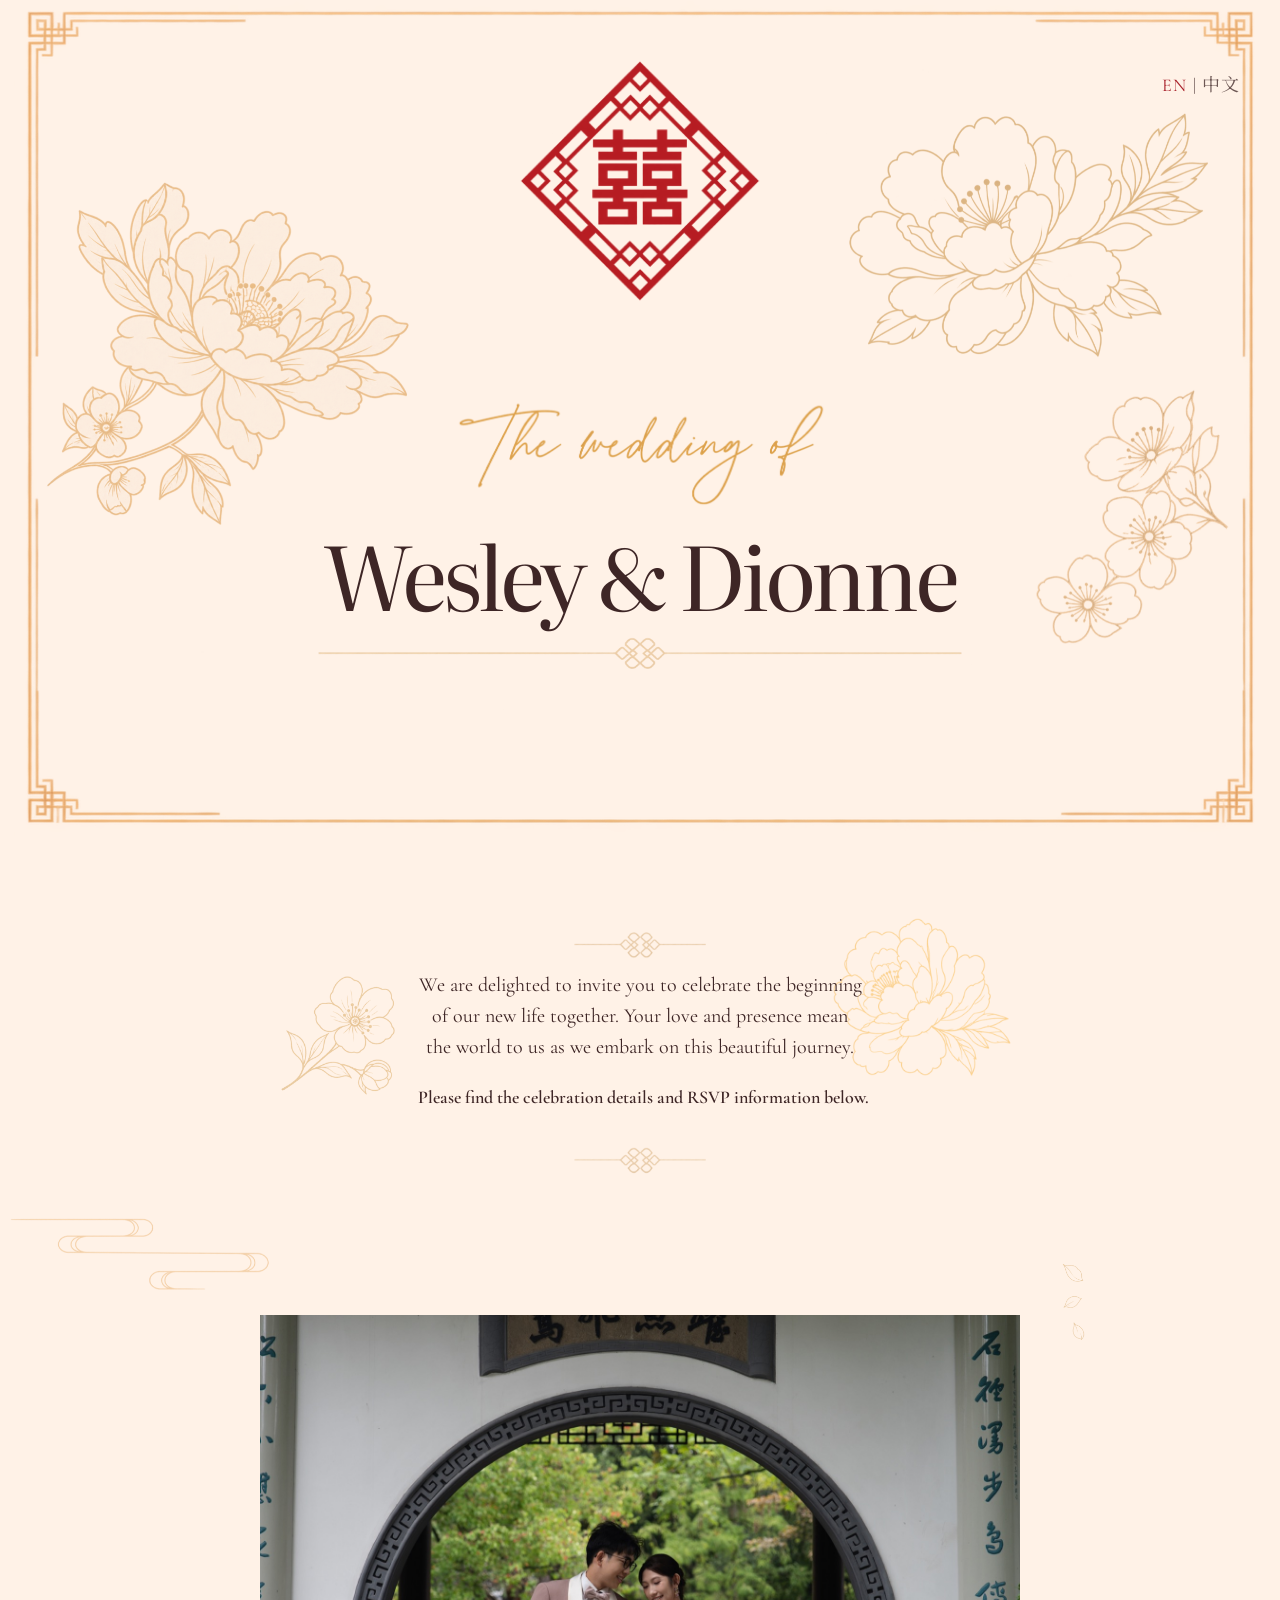
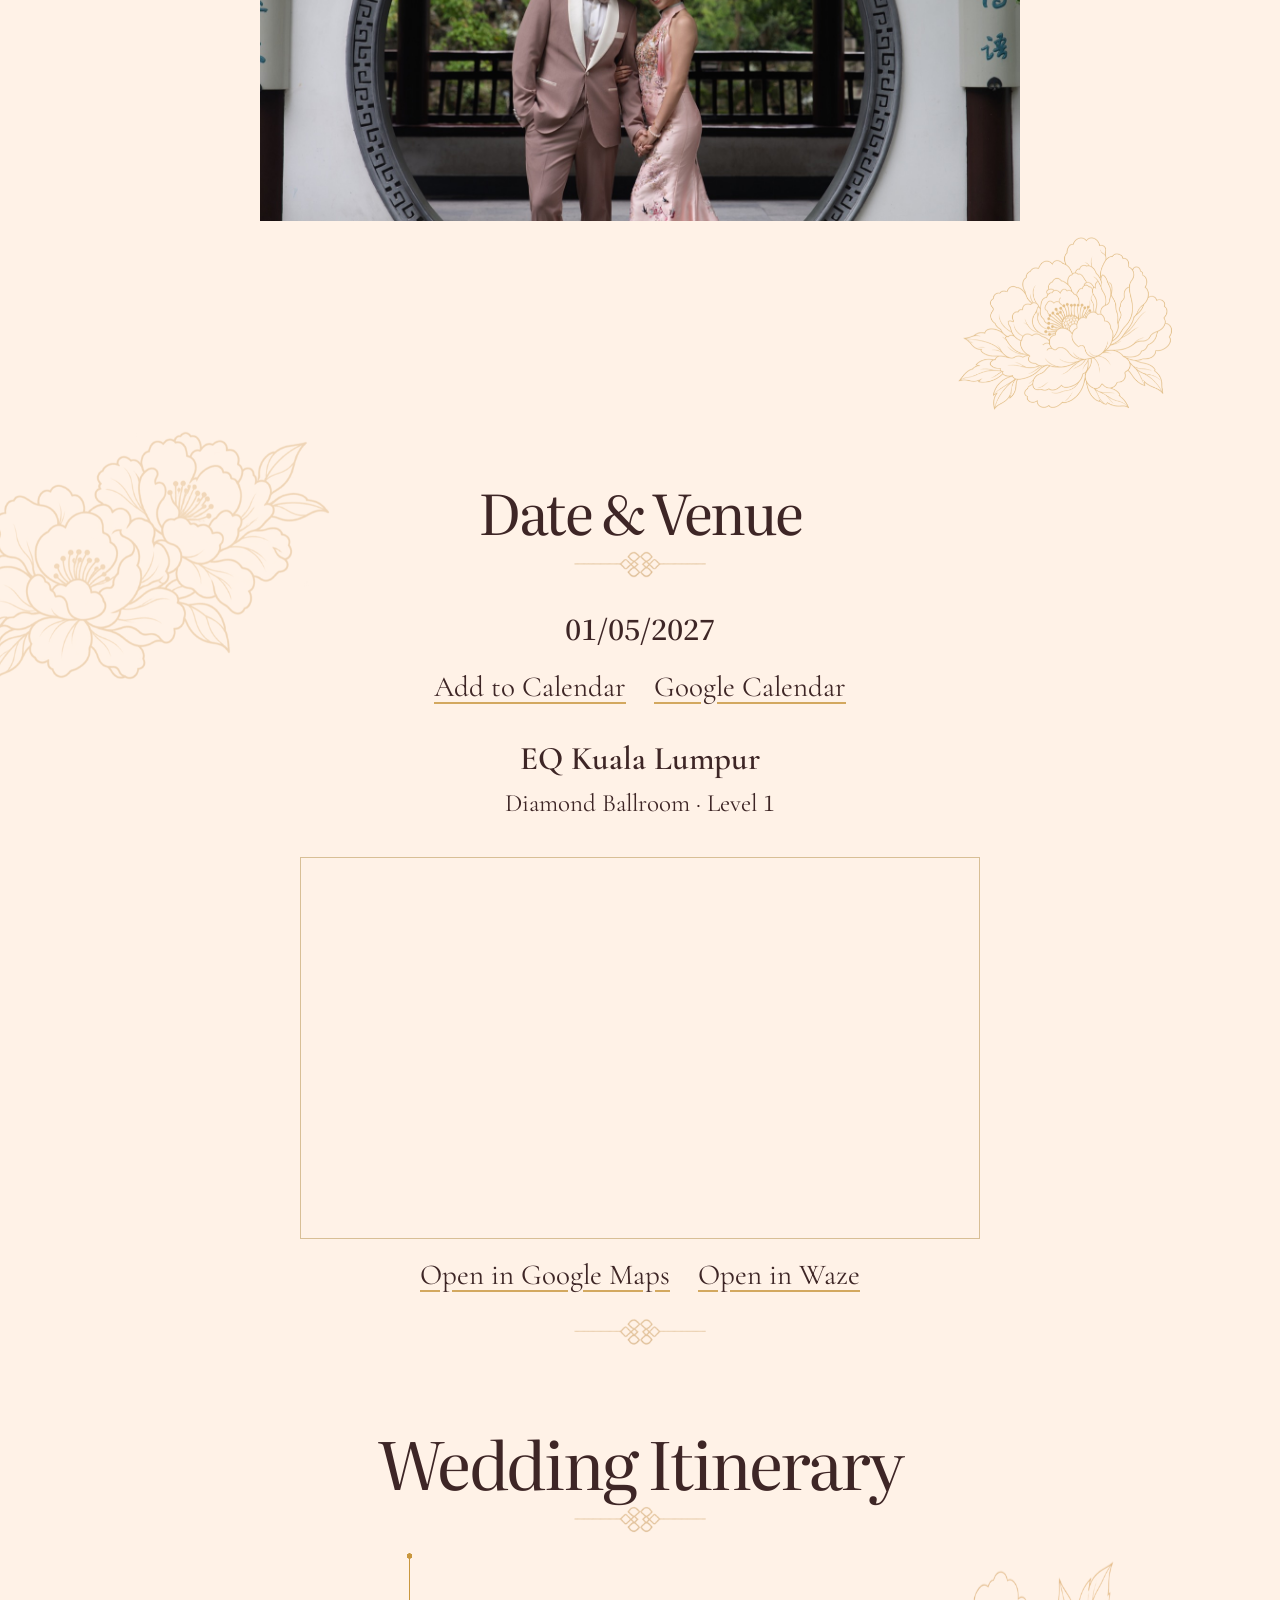
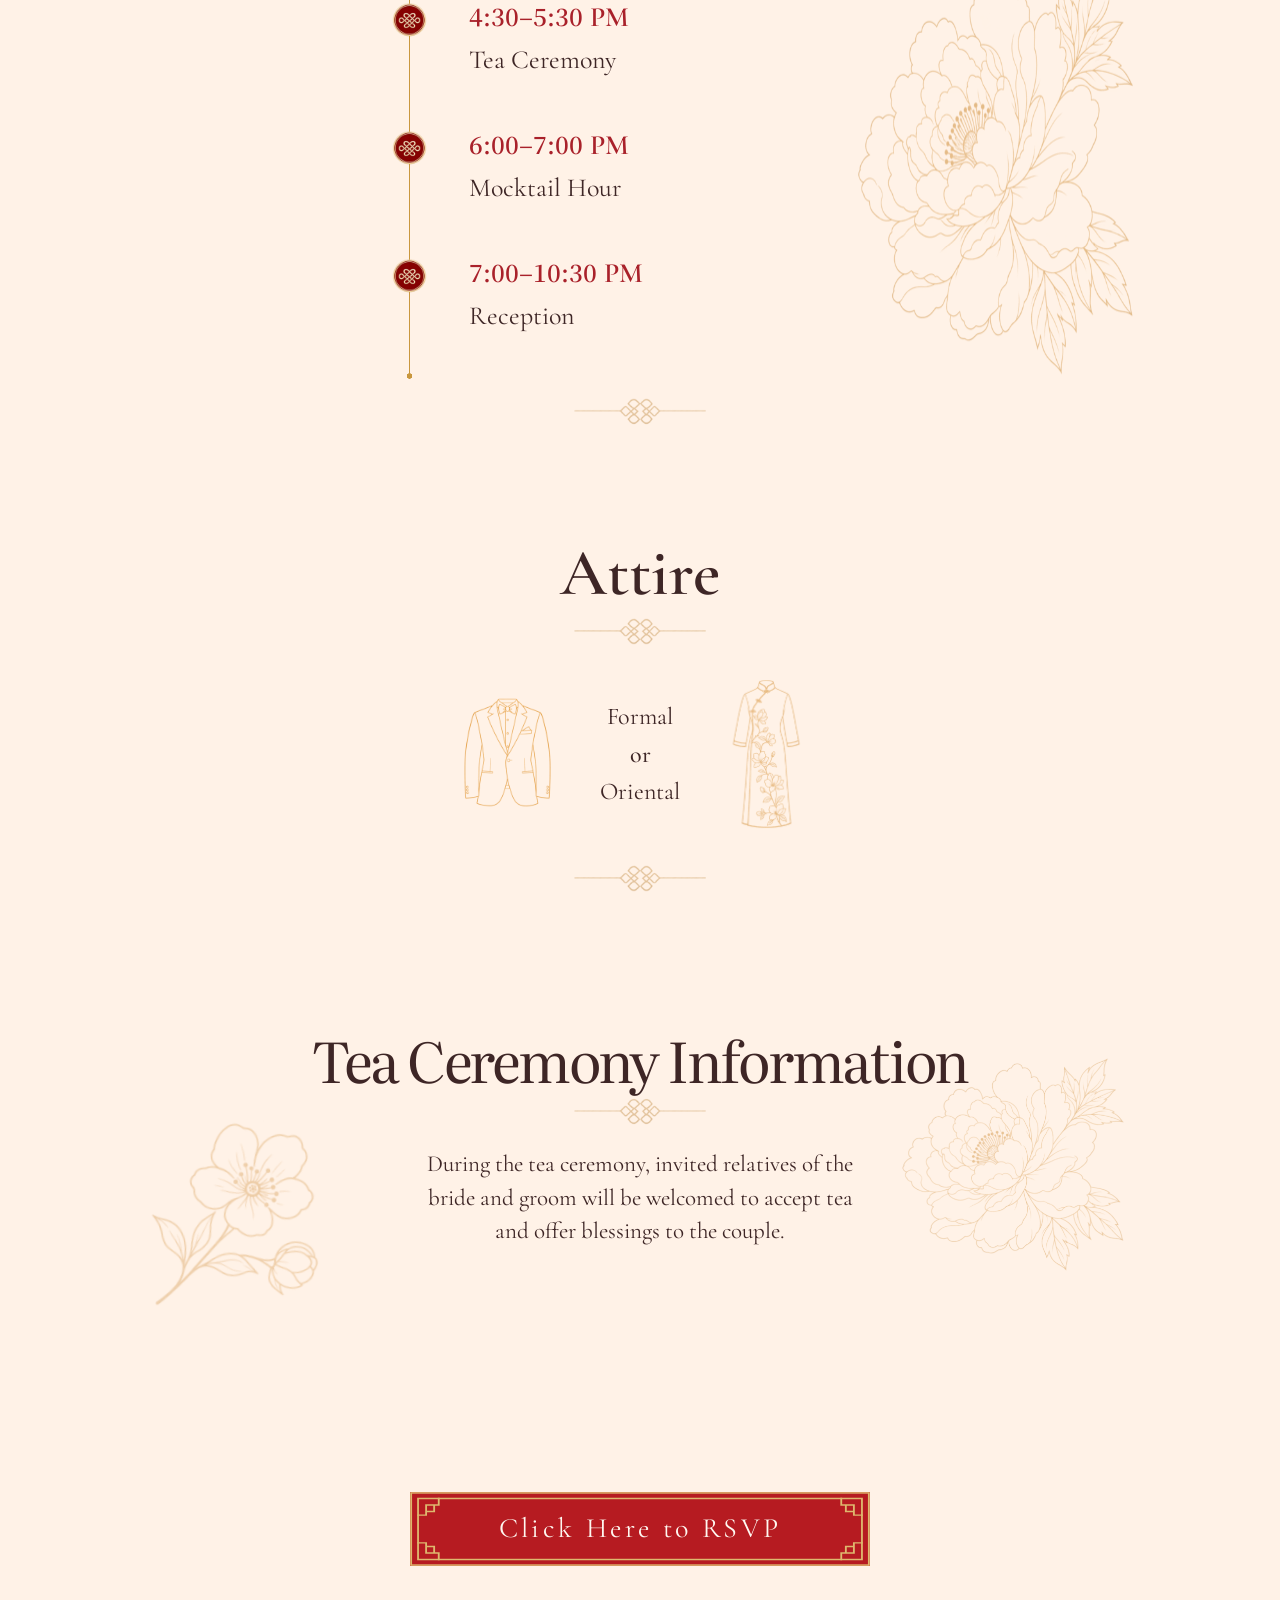
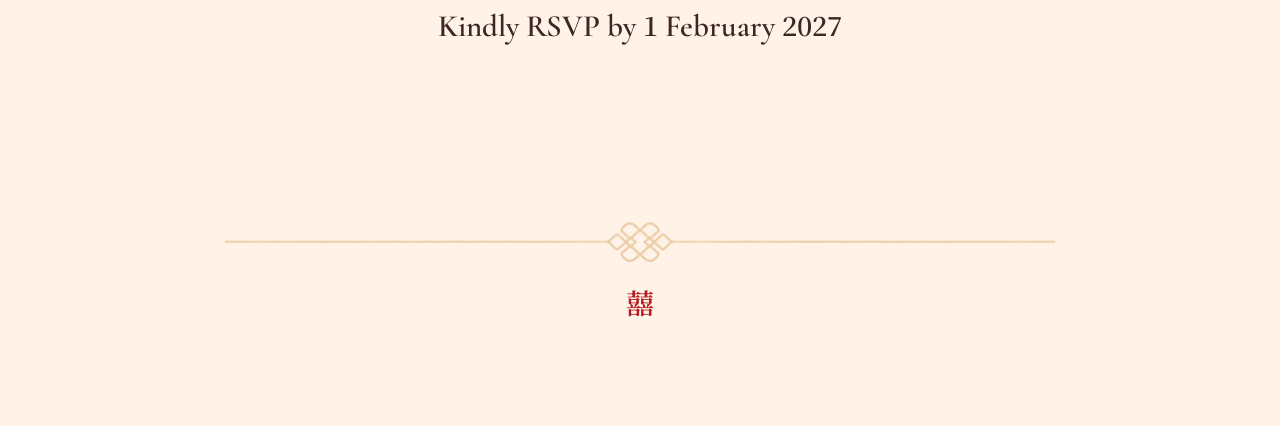
<file: index.html>
<!doctype html>
<html lang="en">
  <head>
    <meta charset="UTF-8" />
    <meta name="viewport" content="width=device-width, initial-scale=1.0" />
    <meta
      name="description"
      content="The wedding of Wesley and Dionne — 1 May 2027."
    />
    <title>Wesley &amp; Dionne | 1 May 2027</title>
    <link rel="preconnect" href="https://fonts.googleapis.com" />
    <link rel="preconnect" href="https://fonts.gstatic.com" crossorigin />
    <link
      href="https://fonts.googleapis.com/css2?family=Cormorant+Garamond:wght@400;500;600&amp;family=Literata:opsz,wght@7..72,400;7..72,500&amp;family=Ma+Shan+Zheng&amp;family=Noto+Serif+SC:wght@400;500;600&amp;display=swap"
      rel="stylesheet"
    />
    <link rel="stylesheet" href="styles.css" />
    <script src="script.js" defer></script>
  </head>
  <body>
    <a class="skip-link" href="#main-content">Skip to content / 跳至内容</a>
    <button class="language-toggle" type="button" aria-label="Switch language">
      <span class="active" data-language="en">EN</span>
      <span aria-hidden="true">|</span>
      <span data-language="zh">中文</span>
    </button>

    <main id="main-content" tabindex="-1">
      <header class="hero section-shell">
        <h1 class="sr-only">The Wedding of Wesley and Dionne — 1 May 2027</h1>
        <div class="hero-art-wrap">
          <img class="hero-outer-motif hero-border" src="assets/hero-border.png" width="1517" height="1037" alt="" />
          <img class="hero-outer-motif hero-left-florals" src="assets/optimized/hero-left-florals.png" width="800" height="657" alt="" />
          <img class="hero-outer-motif hero-right-peony" src="assets/optimized/hero-right-peony.png" width="700" height="466" alt="" />
          <img class="hero-outer-motif hero-right-blossoms" src="assets/optimized/hero-right-blossoms.png" width="308" height="420" alt="" />
          <span class="hero-emblem-extracted" aria-hidden="true"></span>
          <span class="hero-kicker-image" aria-hidden="true">
            <img src="assets/optimized/the-wedding-of-transparent.png" width="800" height="266" alt="" />
          </span>
          <div class="hero-name-group" aria-hidden="true">
            <p class="hero-names-live">Wesley <span>&amp;</span> Dionne</p>
            <div class="hero-center-divider">
              <img class="hero-center-knot" src="assets/hero-name-divider.png" width="2172" height="724" alt="" />
            </div>
          </div>
        </div>
      </header>

      <section class="welcome section-shell" aria-labelledby="welcome-title">
        <img
          class="section-motif welcome-knot-top"
          src="assets/optimized/motif-knot.png"
          width="512"
          height="316"
          loading="lazy"
          alt=""
        />
        <img
          class="section-motif welcome-blossom"
          src="assets/optimized/motif-blossom.png"
          width="512"
          height="428"
          loading="lazy"
          alt=""
        />
        <img
          class="section-motif welcome-peony"
          src="assets/optimized/motif-upper-peony.png"
          width="640"
          height="426"
          loading="lazy"
          alt=""
        />
        <img
          class="section-motif welcome-knot-bottom"
          src="assets/optimized/motif-knot.png"
          width="512"
          height="316"
          loading="lazy"
          alt=""
        />
        <h2 id="welcome-title" class="sr-only" data-i18n="welcomeTitle">Welcome</h2>
        <p>
          <span data-i18n="welcomeCopy">
            We are delighted to invite you to celebrate the beginning of our new
            life together. Your love and presence mean the world to us as we
            embark on this beautiful journey.
          </span>
          <strong data-i18n="welcomeClosing">Please find the celebration details and RSVP information below.</strong>
        </p>
      </section>

      <section class="photo-moment section-shell" aria-label="Pre-wedding photographs">
        <img class="section-motif photo-cloud-left" src="assets/optimized/motif-left-cloud.png" width="512" height="341" loading="lazy" alt="" />
        <img class="section-motif photo-petals" src="assets/optimized/motif-petals.png" width="128" height="192" loading="lazy" alt="" />
        <img class="section-motif photo-peony" src="assets/optimized/motif-lower-peony.png" width="512" height="341" loading="lazy" alt="" />
        <div class="carousel" aria-live="off">
          <div class="carousel-track">
            <div class="carousel-slide active" aria-hidden="false">
              <img class="carousel-photo" src="assets/carousel/photo-2.jpg" width="1600" height="1066" fetchpriority="high" alt="Wesley and Dionne pre-wedding photograph 2" />
            </div>
            <div class="carousel-slide portrait" aria-hidden="true">
              <img class="carousel-photo" src="assets/carousel/photo-1.jpg" width="1066" height="1600" loading="lazy" alt="Wesley and Dionne pre-wedding photograph 1" />
            </div>
            <div class="carousel-slide" aria-hidden="true">
              <img class="carousel-photo" src="assets/carousel/photo-3.jpg" width="1600" height="1066" loading="lazy" alt="Wesley and Dionne pre-wedding photograph 3" />
            </div>
            <div class="carousel-slide portrait" aria-hidden="true">
              <img class="carousel-photo" src="assets/carousel/photo-4.jpg" width="1066" height="1600" loading="lazy" alt="Wesley and Dionne pre-wedding photograph 4" />
            </div>
            <div class="carousel-slide" aria-hidden="true">
              <img class="carousel-photo" src="assets/carousel/photo-5.jpg" width="1600" height="1066" loading="lazy" alt="Wesley and Dionne pre-wedding photograph 5" />
            </div>
            <div class="carousel-slide portrait" aria-hidden="true">
              <img class="carousel-photo" src="assets/carousel/photo-6.jpg" width="1066" height="1600" loading="lazy" alt="Wesley and Dionne pre-wedding photograph 6" />
            </div>
            <div class="carousel-slide carousel-slide-clone" aria-hidden="true">
              <img class="carousel-photo" src="assets/carousel/photo-2.jpg" width="1600" height="1066" loading="lazy" alt="" />
            </div>
          </div>
        </div>
      </section>

      <section class="venue section-shell" aria-labelledby="venue-title">
        <img class="venue-floral" src="assets/optimized/gold-peonies.png" width="640" height="426" loading="lazy" alt="" />
        <h2 id="venue-title" data-i18n="venueTitle">Date &amp; Venue</h2>
        <img class="venue-heading-knot" src="assets/optimized/motif-knot.png" width="512" height="316" loading="lazy" alt="" />
        <p class="venue-date" data-i18n="venueDate">01/05/2027</p>
        <div class="calendar-actions">
          <a href="wesley-dionne-wedding.ics" download data-i18n="calendarLink">
            Add to Calendar
          </a>
          <a
            href="https://calendar.google.com/calendar/render?action=TEMPLATE&amp;text=The%20Wedding%20of%20Wesley%20%26%20Dionne&amp;dates=20270501T100000Z%2F20270501T143000Z&amp;details=Mocktail%20hour%20begins%20at%206%3A00%20PM%20and%20the%20reception%20begins%20at%207%3A00%20PM.%20Tea%20ceremony%20at%204%3A30%20PM%20is%20for%20invited%20relatives.&amp;location=EQ%20Kuala%20Lumpur%2C%20Diamond%20Ballroom%20Level%201%2C%20Equatorial%20Plaza%2C%20Jalan%20Sultan%20Ismail%2C%2050250%20Kuala%20Lumpur"
            target="_blank"
            rel="noopener noreferrer"
            data-i18n="googleCalendarLink"
          >Google Calendar</a>
        </div>
        <p class="venue-name" data-i18n="venueName">EQ Kuala Lumpur</p>
        <p class="venue-room" data-i18n="venueRoom">Diamond Ballroom · Level 1</p>
        <div class="venue-map">
          <iframe
            title="Map showing EQ Kuala Lumpur"
            src="https://www.google.com/maps?q=EQ%20Kuala%20Lumpur%2C%20Equatorial%20Plaza%2C%20Jalan%20Sultan%20Ismail%2C%2050250%20Kuala%20Lumpur&output=embed"
            loading="lazy"
            referrerpolicy="no-referrer-when-downgrade"
            allowfullscreen
          ></iframe>
          <div class="venue-map-links">
            <a
              href="https://www.google.com/maps/search/?api=1&query=EQ%20Kuala%20Lumpur%2C%20Equatorial%20Plaza%2C%20Jalan%20Sultan%20Ismail%2C%2050250%20Kuala%20Lumpur"
              target="_blank"
              rel="noopener noreferrer"
              data-i18n="mapLink"
            >Open in Google Maps</a>
            <a
              href="https://waze.com/ul?q=EQ%20Kuala%20Lumpur%2C%20Equatorial%20Plaza%2C%20Jalan%20Sultan%20Ismail%2C%2050250%20Kuala%20Lumpur&amp;navigate=yes&amp;utm_source=wesley_dionne_wedding"
              target="_blank"
              rel="noopener noreferrer"
              data-i18n="wazeLink"
            >Open in Waze</a>
          </div>
        </div>
        <img class="venue-bottom-knot" src="assets/optimized/motif-knot.png" width="512" height="316" loading="lazy" alt="" />
      </section>

      <section class="itinerary section-shell" aria-labelledby="itinerary-title">
        <img class="motif itinerary-peony" src="assets/optimized/itinerary-peony.png" width="640" height="426" loading="lazy" alt="" />
        <div class="section-heading">
          <h2 id="itinerary-title" data-i18n="itineraryTitle">Wedding Itinerary</h2>
          <img class="itinerary-heading-knot" src="assets/optimized/motif-knot.png" width="512" height="316" loading="lazy" alt="" />
        </div>
        <ol class="timeline">
          <li>
            <img class="timeline-mark" src="assets/optimized/timeline-medallion.png" width="128" height="128" loading="lazy" alt="" />
            <div>
              <time datetime="2027-05-01T16:30" data-i18n="teaTime">4:30–5:30 PM</time>
              <p data-i18n="teaTitle">Tea Ceremony</p>
            </div>
          </li>
          <li>
            <img class="timeline-mark" src="assets/optimized/timeline-medallion.png" width="128" height="128" loading="lazy" alt="" />
            <div>
              <time datetime="2027-05-01T18:00" data-i18n="mocktailTime">6:00–7:00 PM</time>
              <p data-i18n="mocktailTitle">Mocktail Hour</p>
            </div>
          </li>
          <li>
            <img class="timeline-mark" src="assets/optimized/timeline-medallion.png" width="128" height="128" loading="lazy" alt="" />
            <div>
              <time datetime="2027-05-01T19:00" data-i18n="receptionTime">7:00–10:30 PM</time>
              <p data-i18n="receptionTitle">Reception</p>
            </div>
          </li>
        </ol>
        <img class="itinerary-bottom-knot" src="assets/optimized/motif-knot.png" width="512" height="316" loading="lazy" alt="" />
      </section>

      <section class="attire section-shell" aria-labelledby="attire-title">
        <div class="section-heading">
          <h2 id="attire-title" data-i18n="attireTitle">Attire</h2>
          <img class="attire-heading-knot" src="assets/optimized/motif-knot.png" width="512" height="316" loading="lazy" alt="" />
        </div>
        <div class="attire-layout">
          <img class="attire-illustration attire-tuxedo" src="assets/optimized/attire-tuxedo-jacket.png" width="320" height="292" loading="lazy" alt="" />
          <div class="attire-copy">
            <p>
              <span data-i18n="blackTie">Formal</span>
              <em data-i18n="or">or</em>
              <span data-i18n="oriental">Oriental</span>
            </p>
          </div>
          <img class="attire-illustration attire-dress" src="assets/optimized/attire-oriental-dress.png" width="213" height="320" loading="lazy" alt="" />
        </div>
        <img class="attire-bottom-knot" src="assets/optimized/motif-knot.png" width="512" height="316" loading="lazy" alt="" />
      </section>

      <section class="tea-info section-shell" aria-labelledby="tea-info-title">
        <img class="tea-motif tea-blossom" src="assets/optimized/motif-blossom.png" width="512" height="428" loading="lazy" alt="" />
        <img class="tea-motif tea-peony" src="assets/optimized/itinerary-peony.png" width="640" height="426" loading="lazy" alt="" />
        <div class="section-heading">
          <h2 id="tea-info-title" data-i18n="teaInfoTitle">Tea Ceremony Information</h2>
          <img class="tea-heading-knot" src="assets/optimized/motif-knot.png" width="512" height="316" loading="lazy" alt="" />
        </div>
        <p data-i18n="teaInfoCopy">
          During the tea ceremony, invited relatives of the bride and groom
          will be welcomed to accept tea and offer blessings to the couple.
        </p>
      </section>

      <section class="rsvp-section section-shell" aria-labelledby="rsvp-title">
        <h2 id="rsvp-title" class="sr-only">RSVP</h2>
        <a class="rsvp-button" data-i18n="rsvpButton" href="rsvp.html">Click Here to RSVP</a>
        <p class="rsvp-deadline" data-i18n="rsvpDeadline">
          Kindly RSVP by 1 February 2027
        </p>
      </section>
    </main>

    <footer aria-label="Wedding emblem">
      <div class="footer-divider" aria-hidden="true">
        <img class="footer-knot" src="assets/hero-name-divider.png" width="2172" height="724" loading="lazy" alt="" />
      </div>
      <span class="footer-double-happiness" aria-hidden="true">囍</span>
    </footer>
  </body>
</html>
</file>
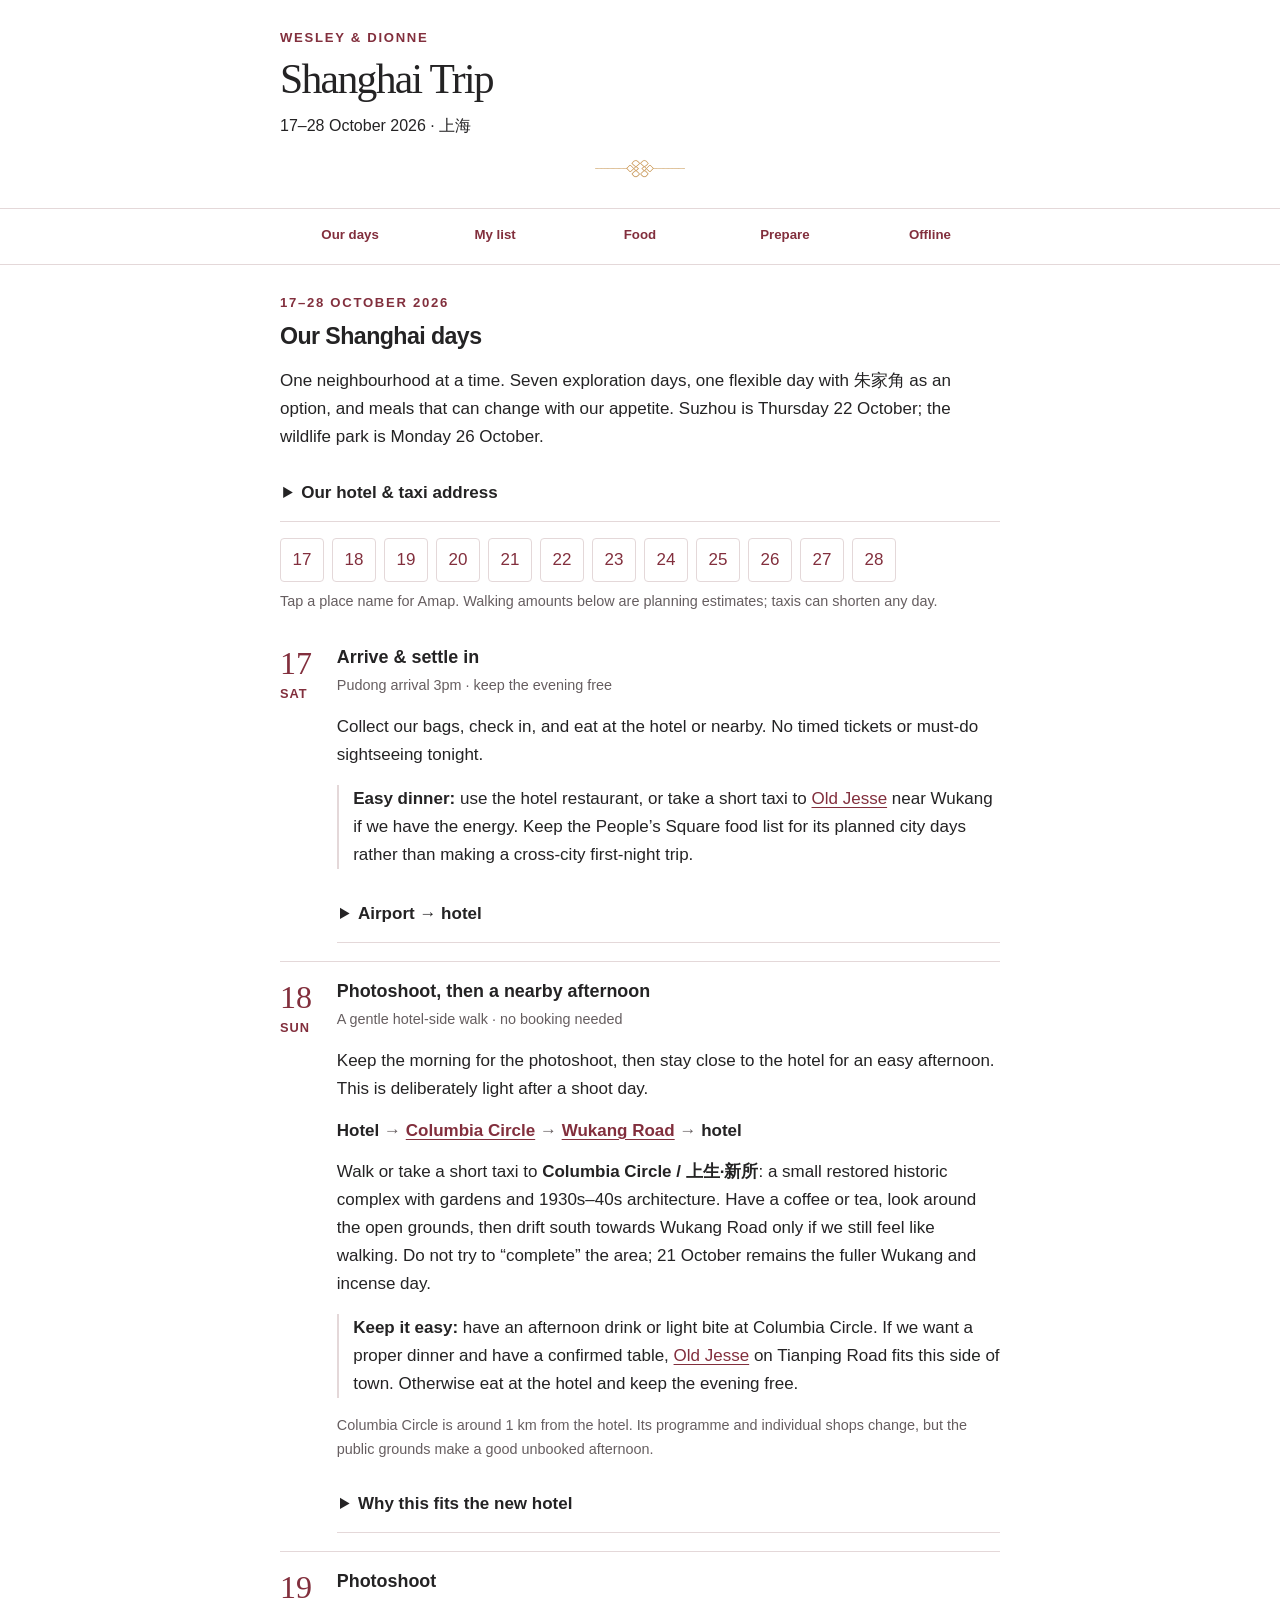
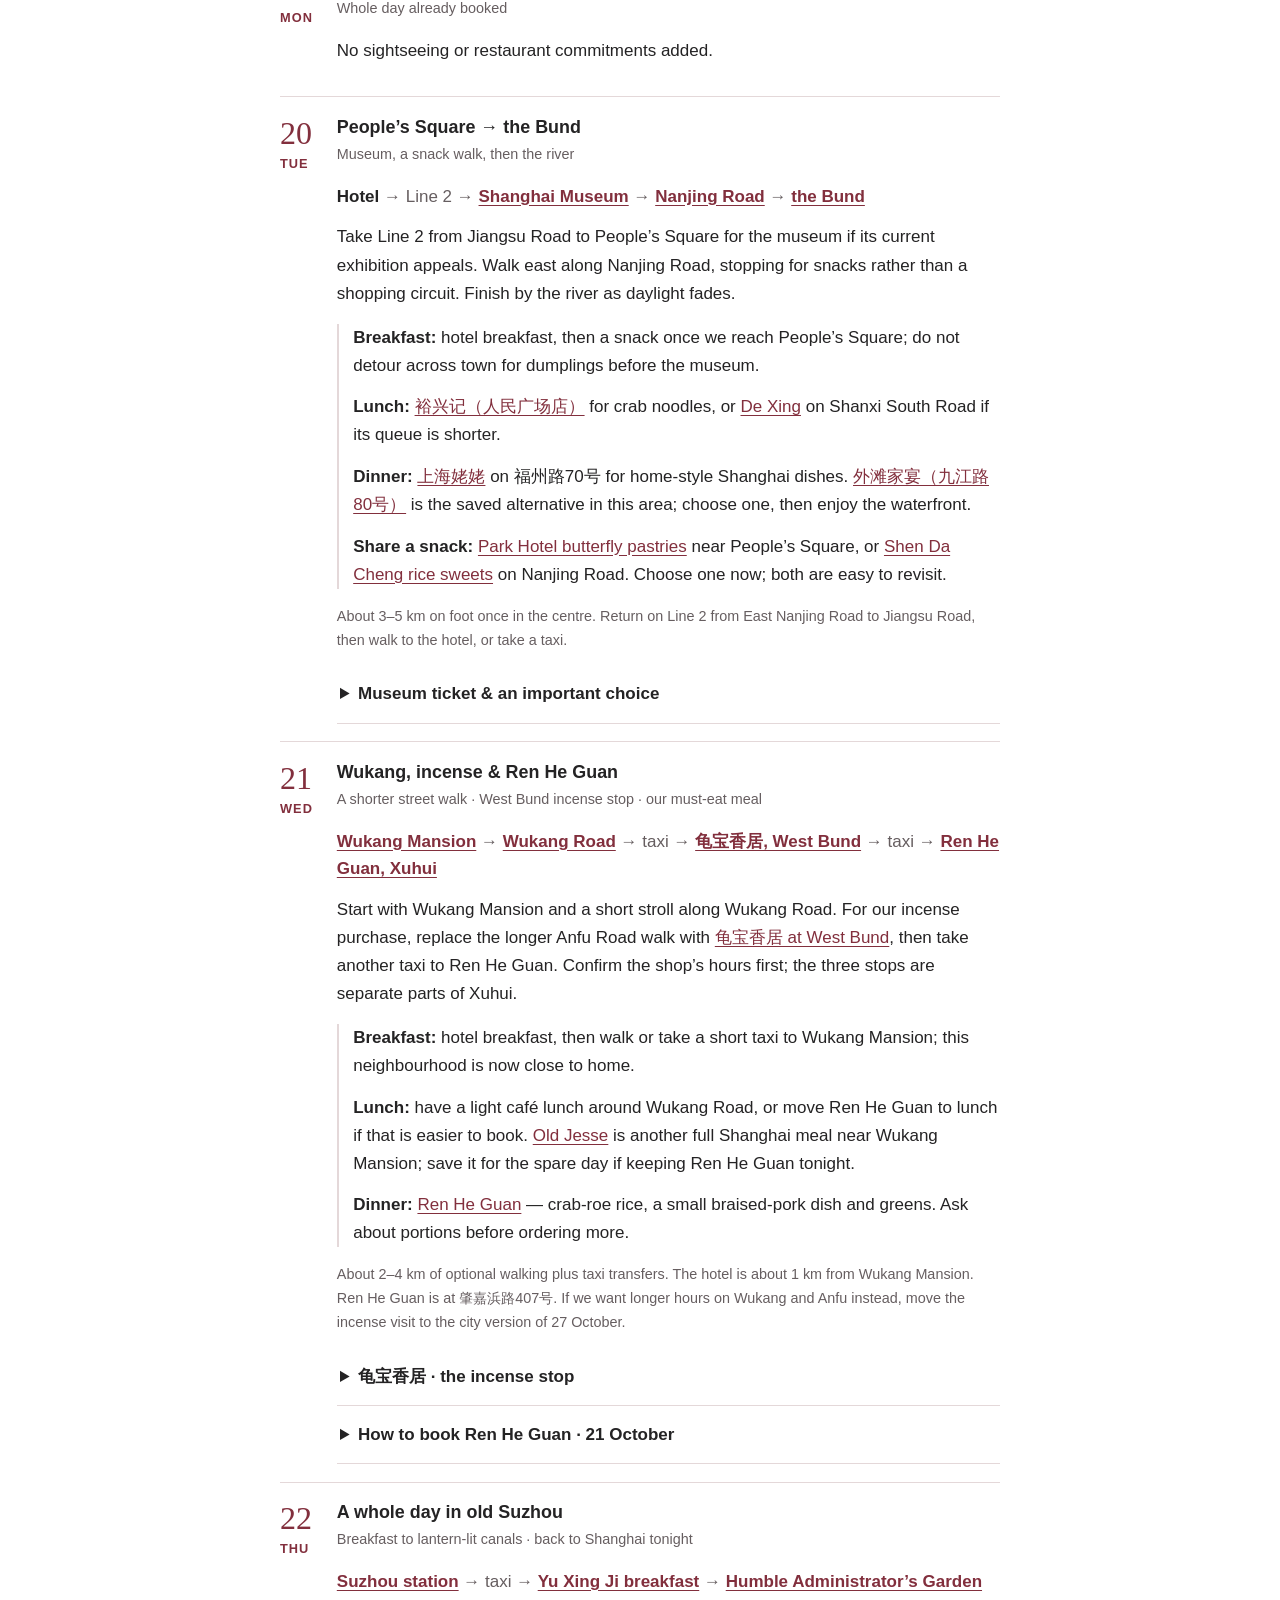
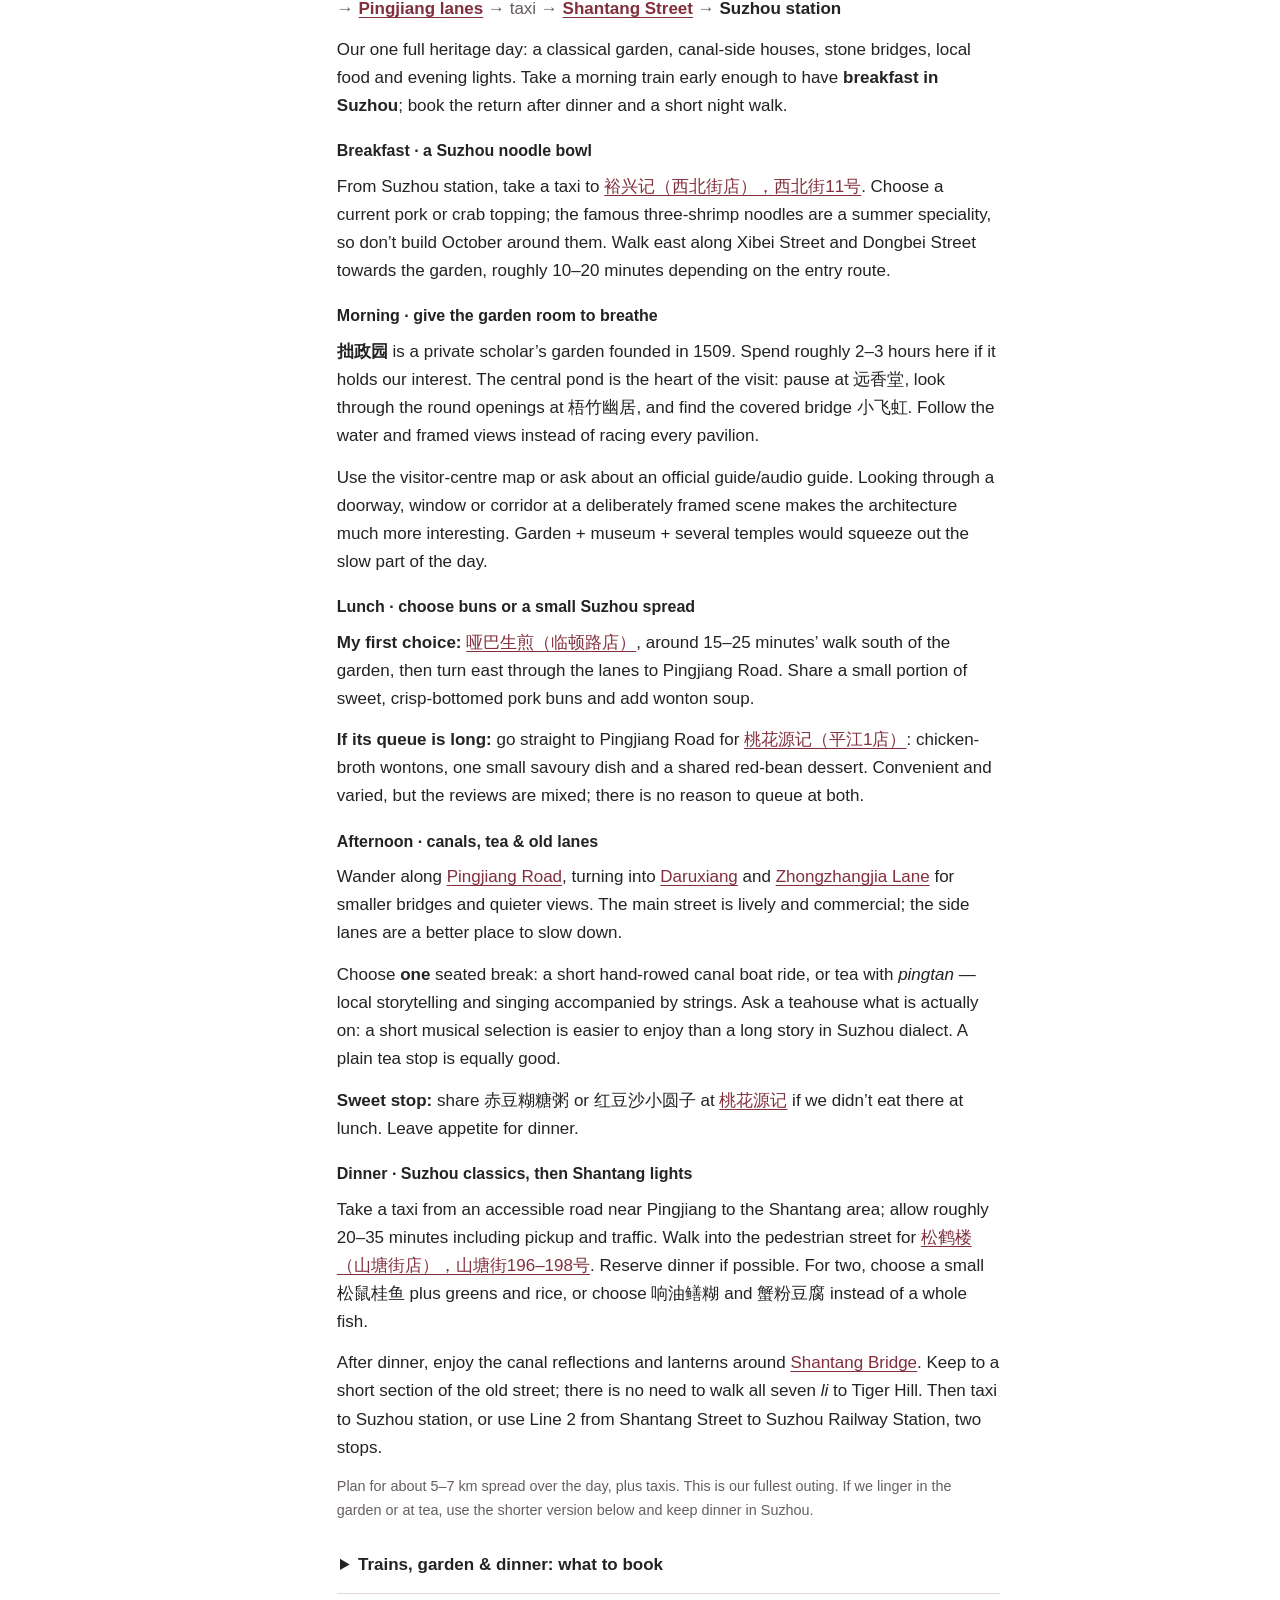
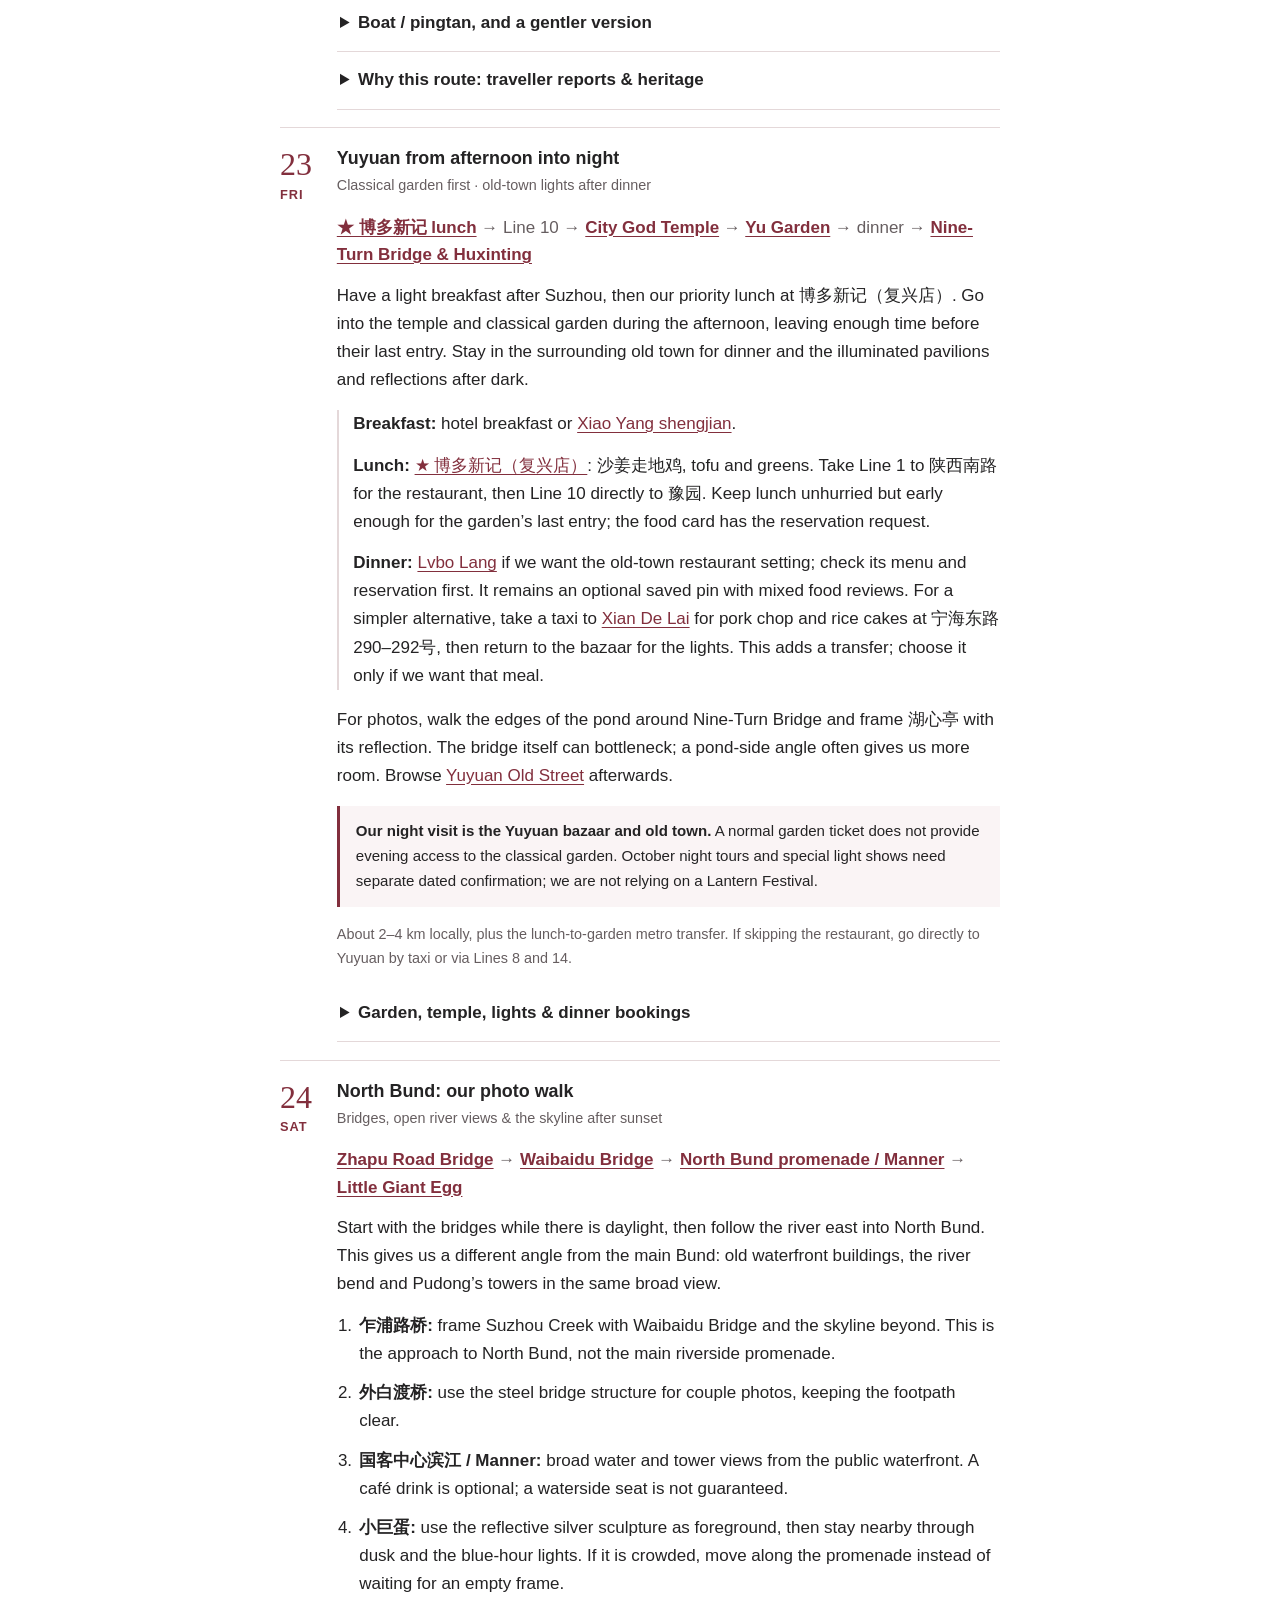
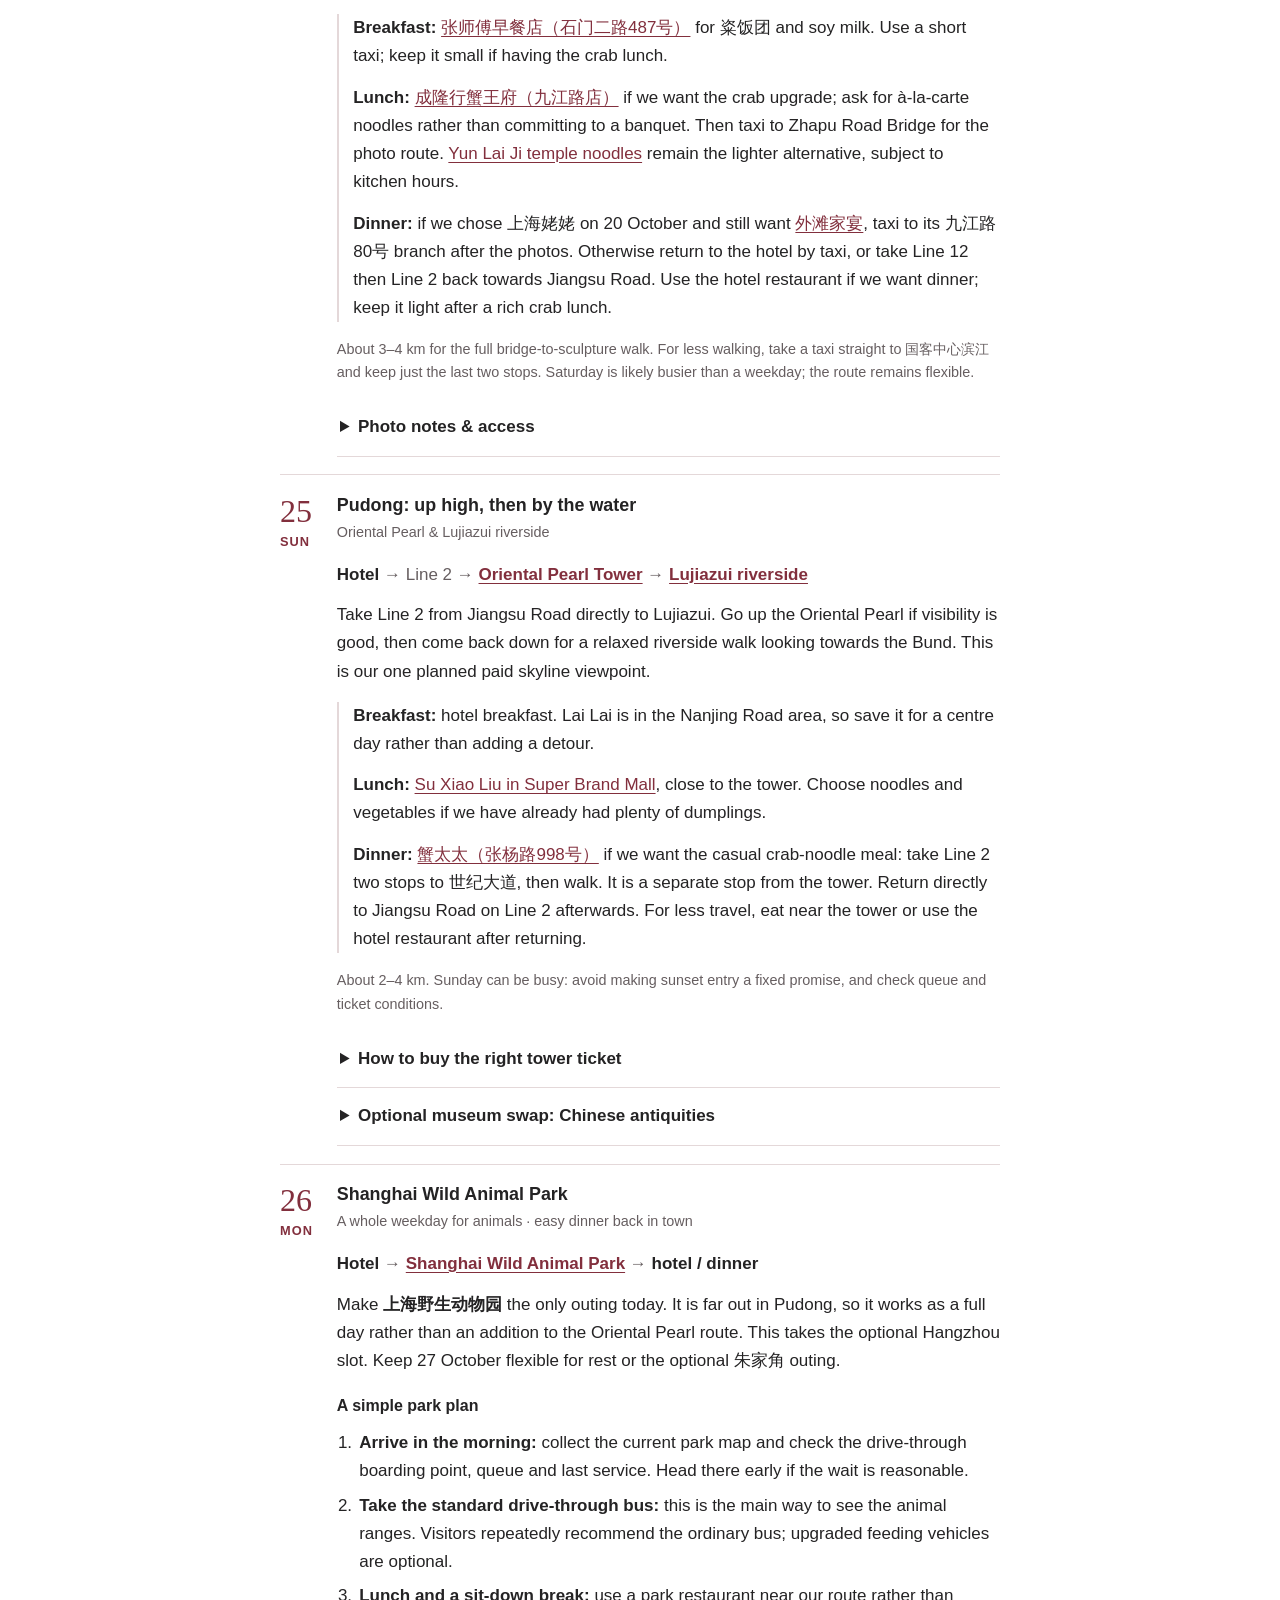
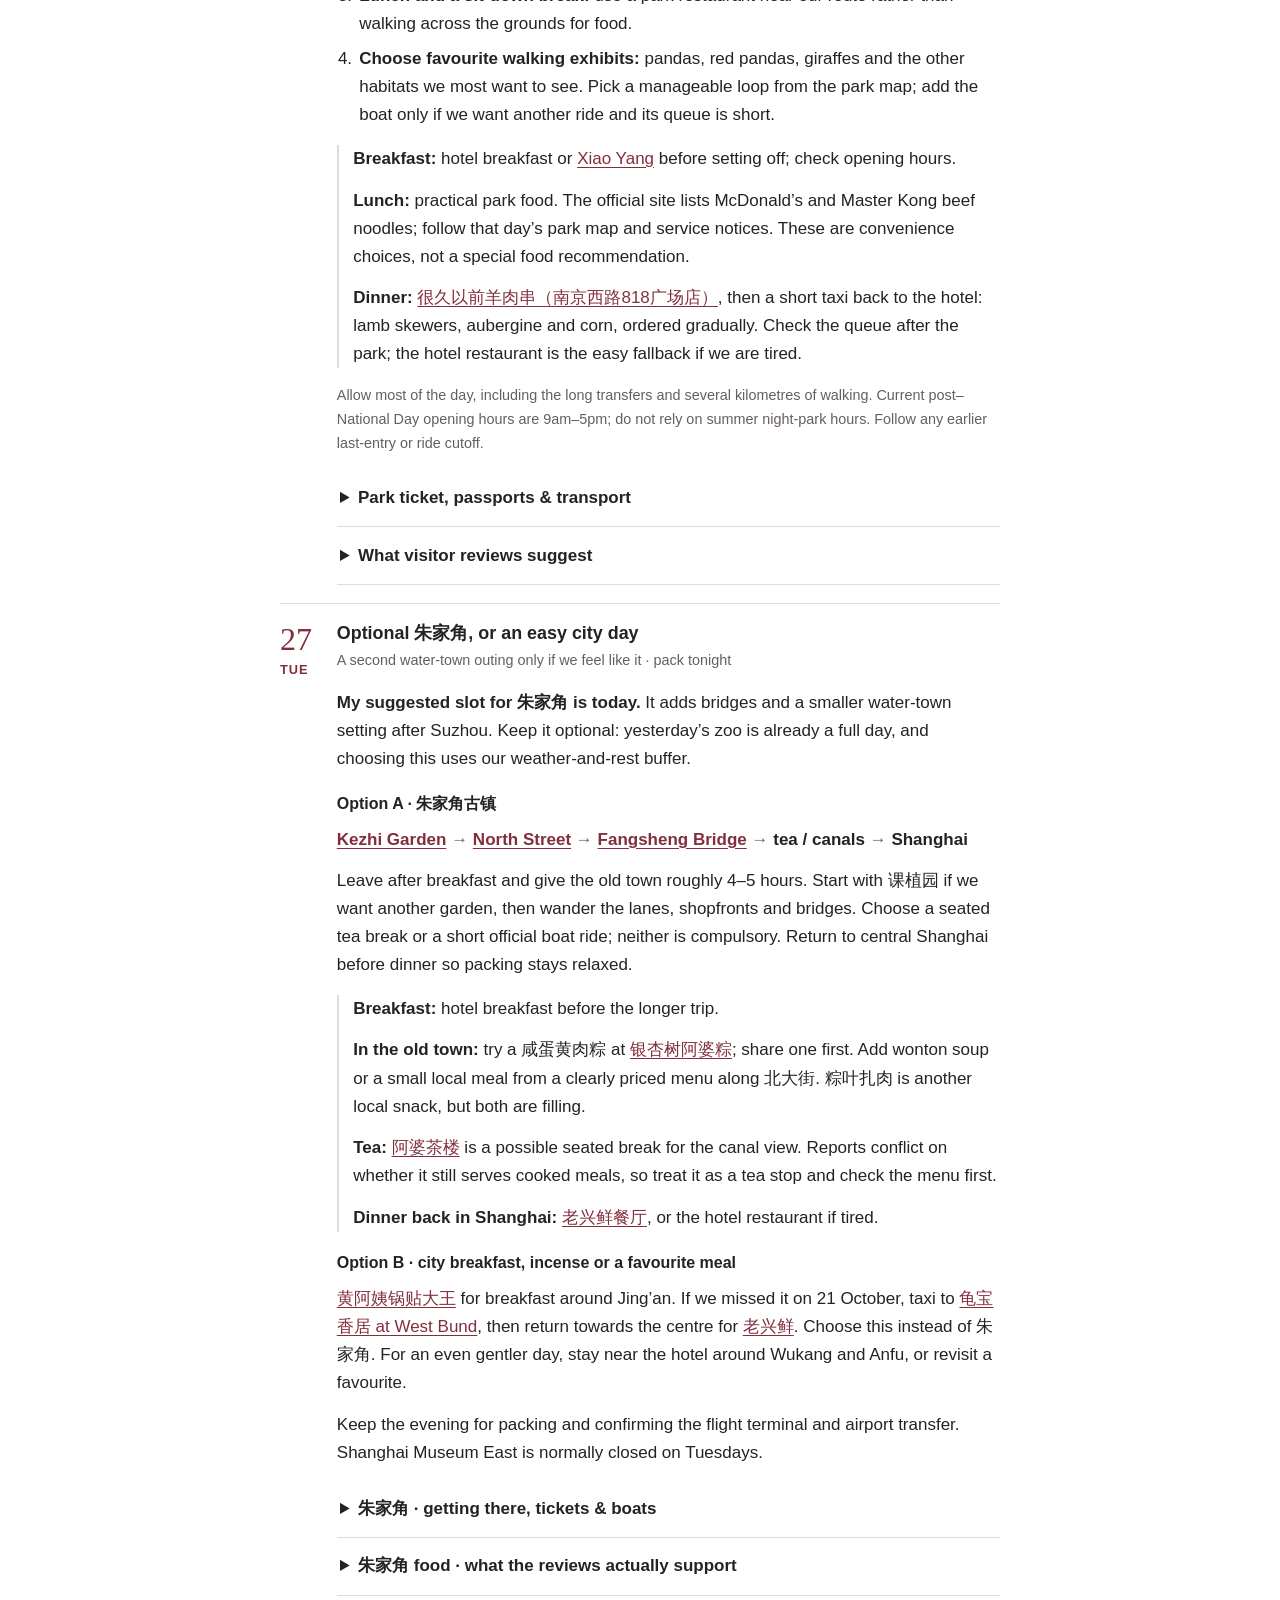
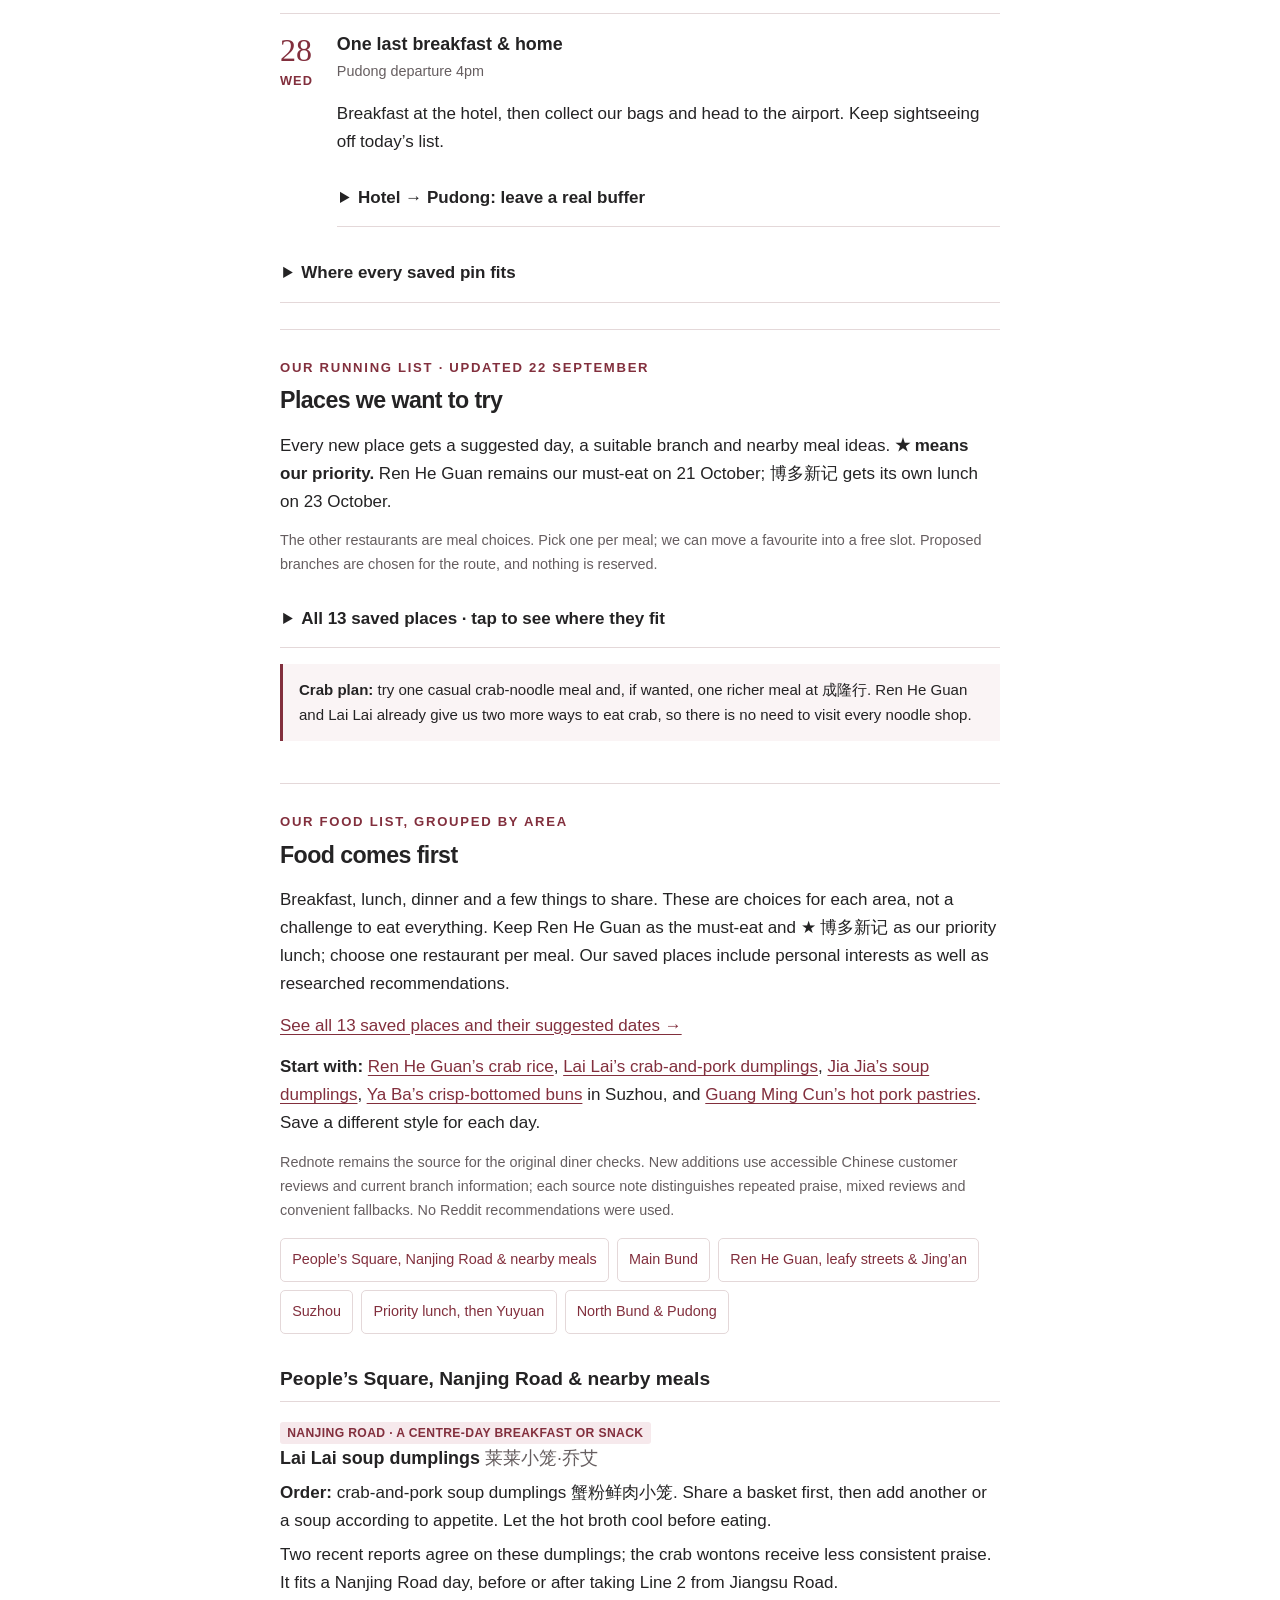
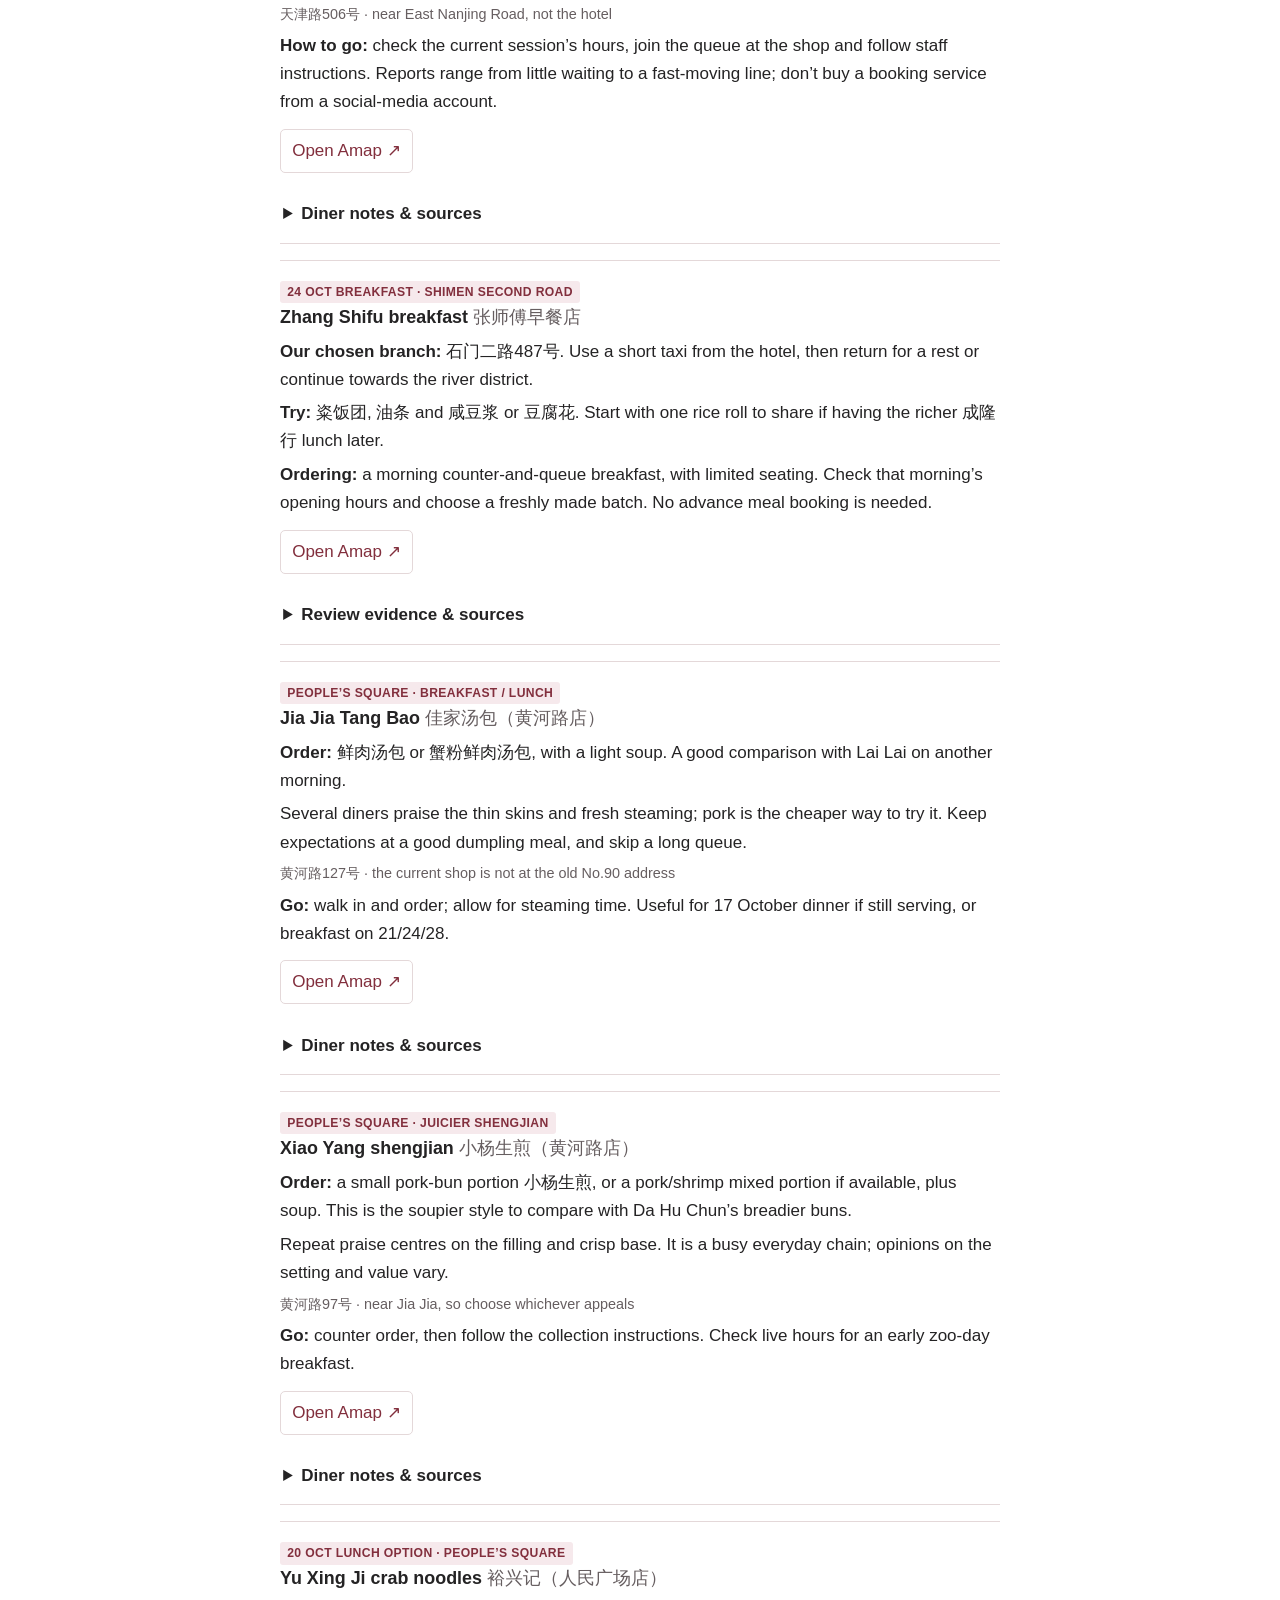
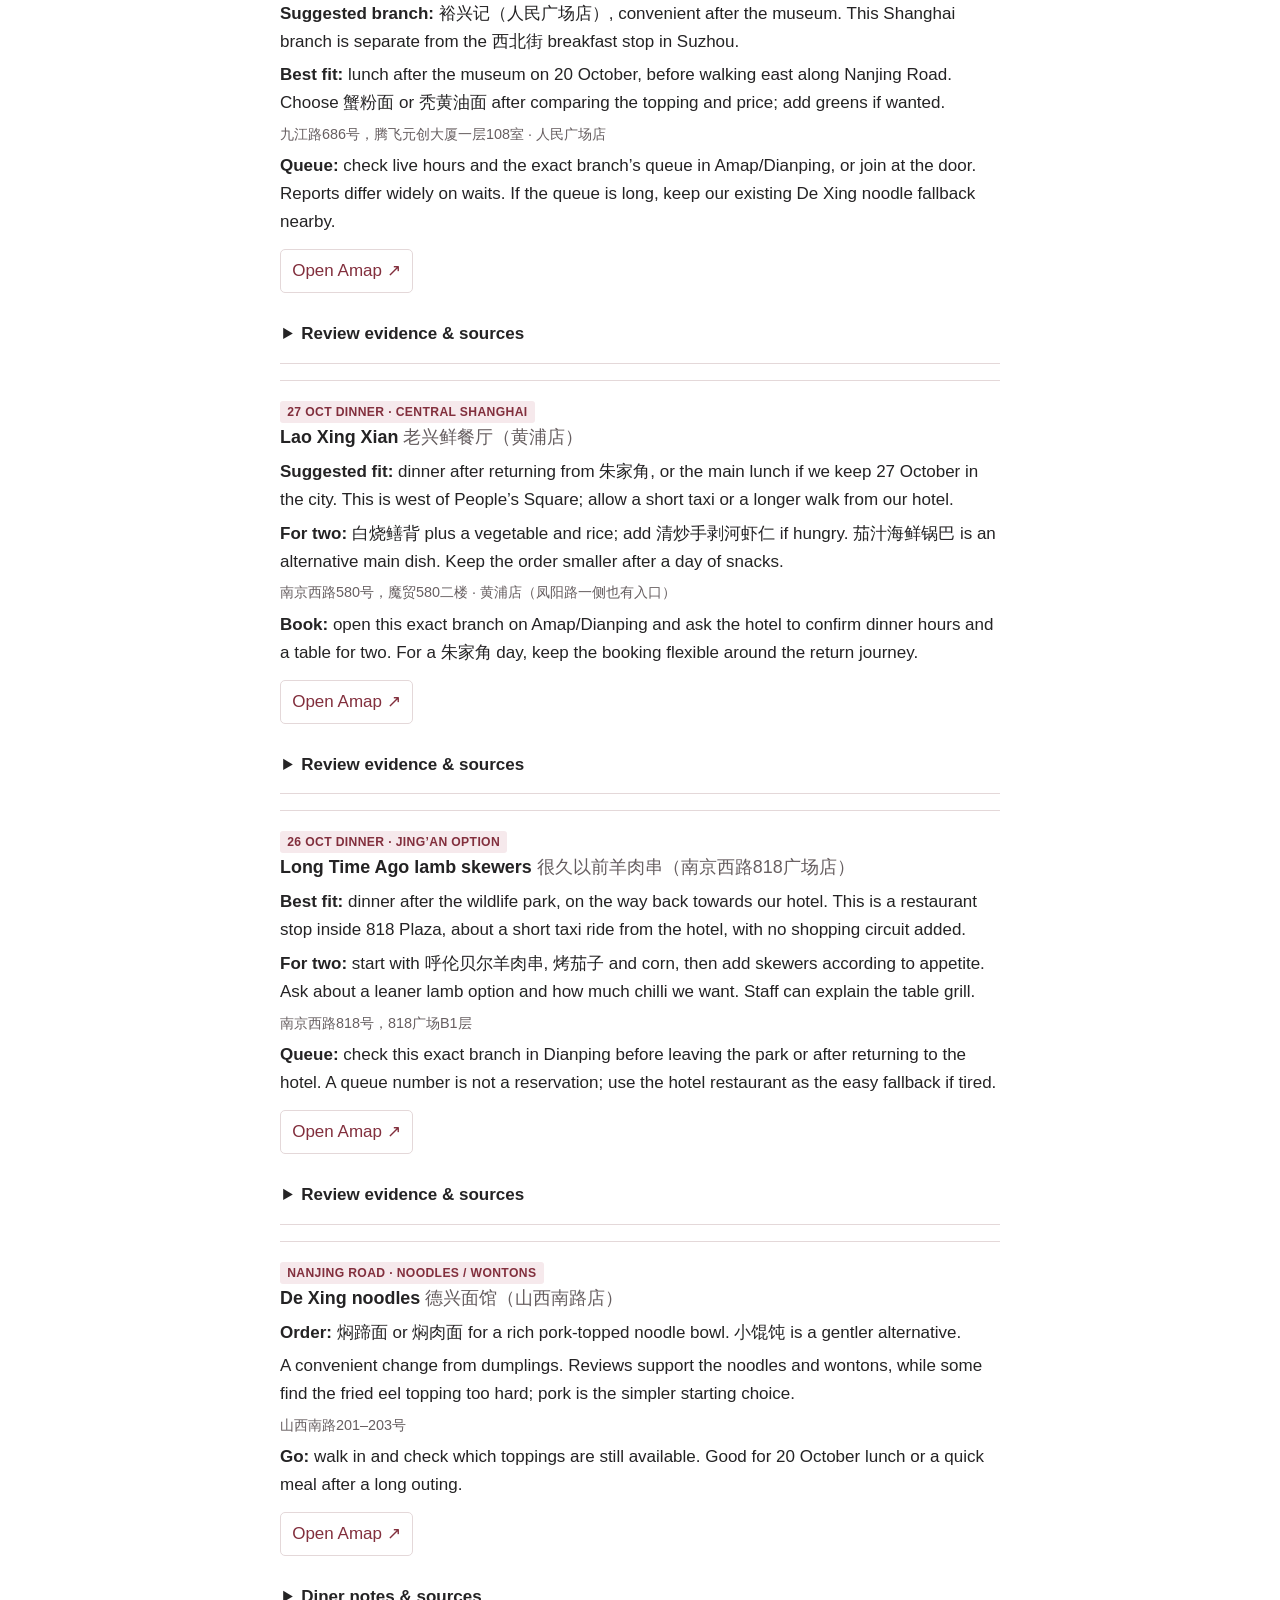
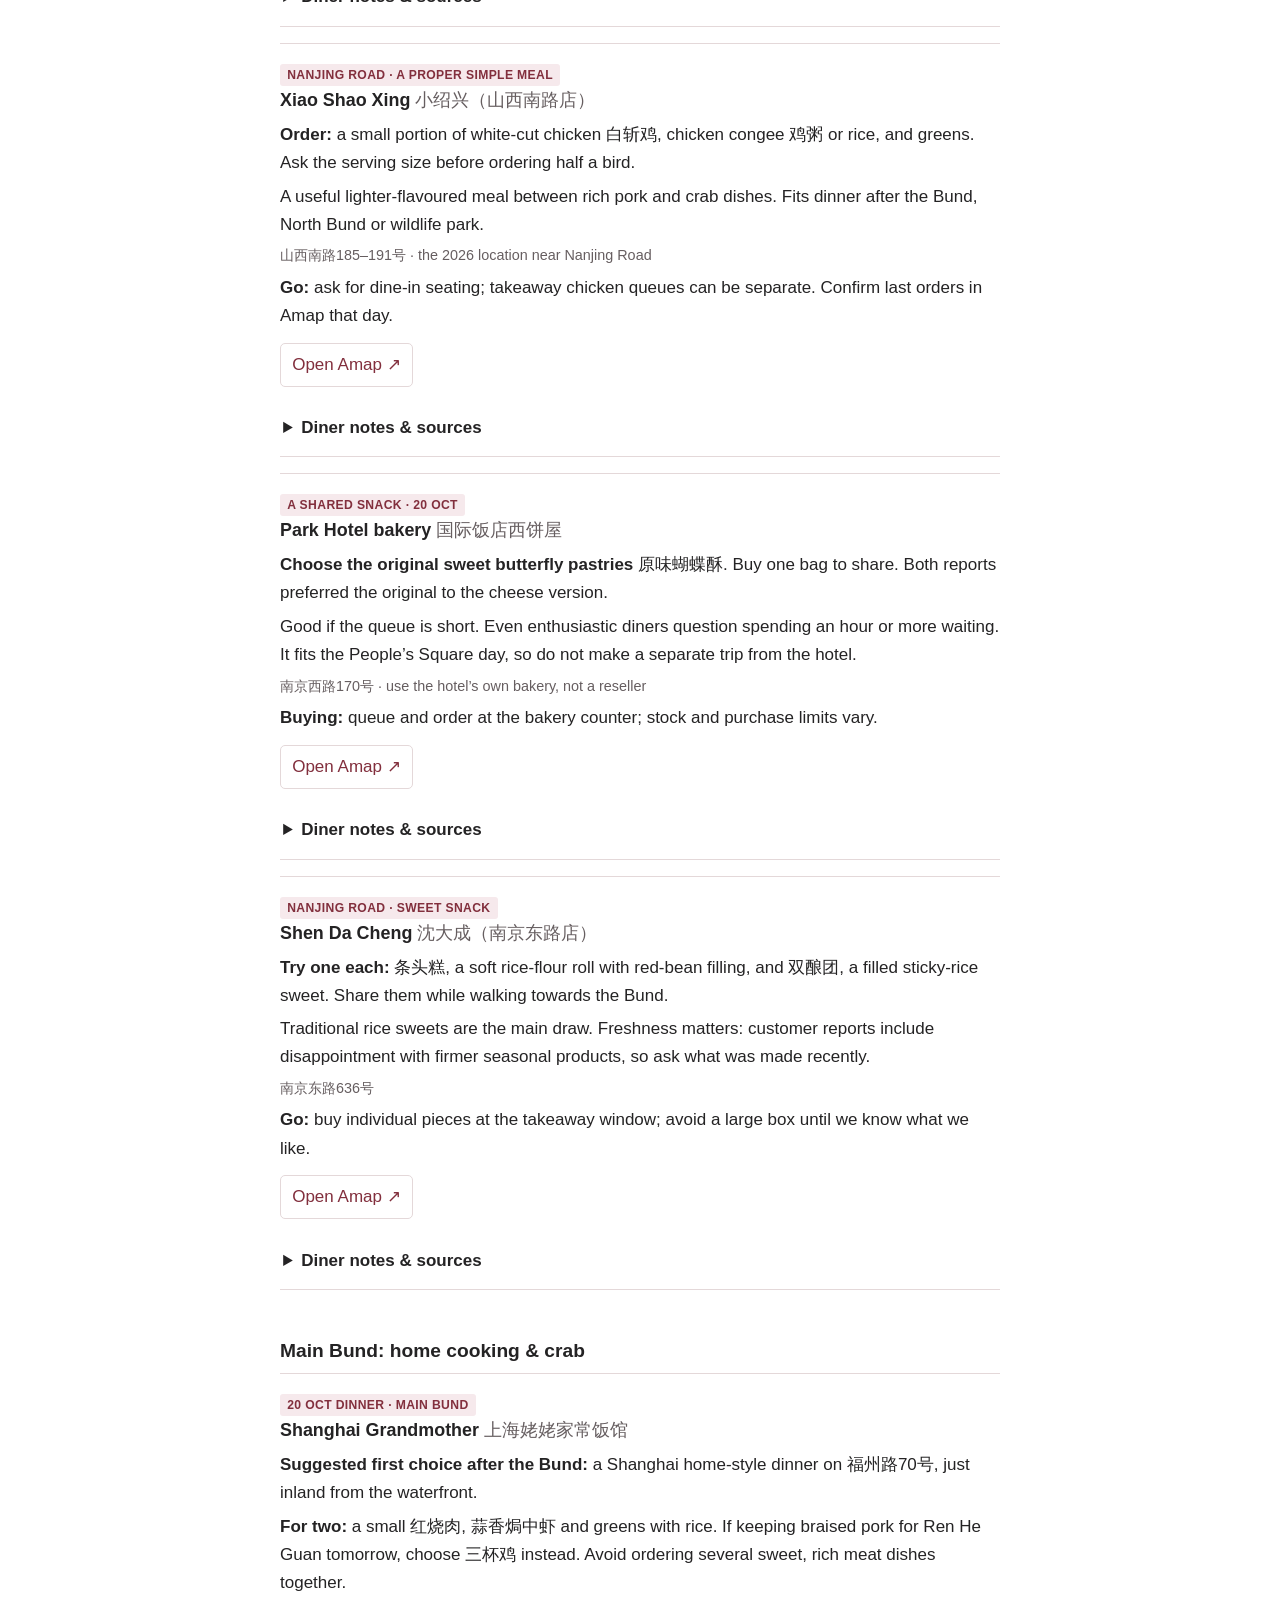
<file: honeymoon.html>
<!doctype html>
<html lang="en">
<head>
<meta charset="utf-8">
<meta name="viewport" content="width=device-width, initial-scale=1">
<meta name="robots" content="noindex,nofollow">
<title>Shanghai trip · Wesley &amp; Dionne</title>
<script>window.location.replace('shanghai-trip.html' + window.location.search + window.location.hash);</script>
<noscript><meta http-equiv="refresh" content="0; url=shanghai-trip.html"></noscript>
<style>body{margin:2rem auto;padding:0 1.25rem;max-width:40rem;font:18px/1.6 system-ui,sans-serif;color:#242324;background:#fff}a{color:#822f3d}</style>
</head>
<body><p>Our itinerary has moved to <a href="shanghai-trip.html">Shanghai trip</a>.</p></body>
</html>
</file>
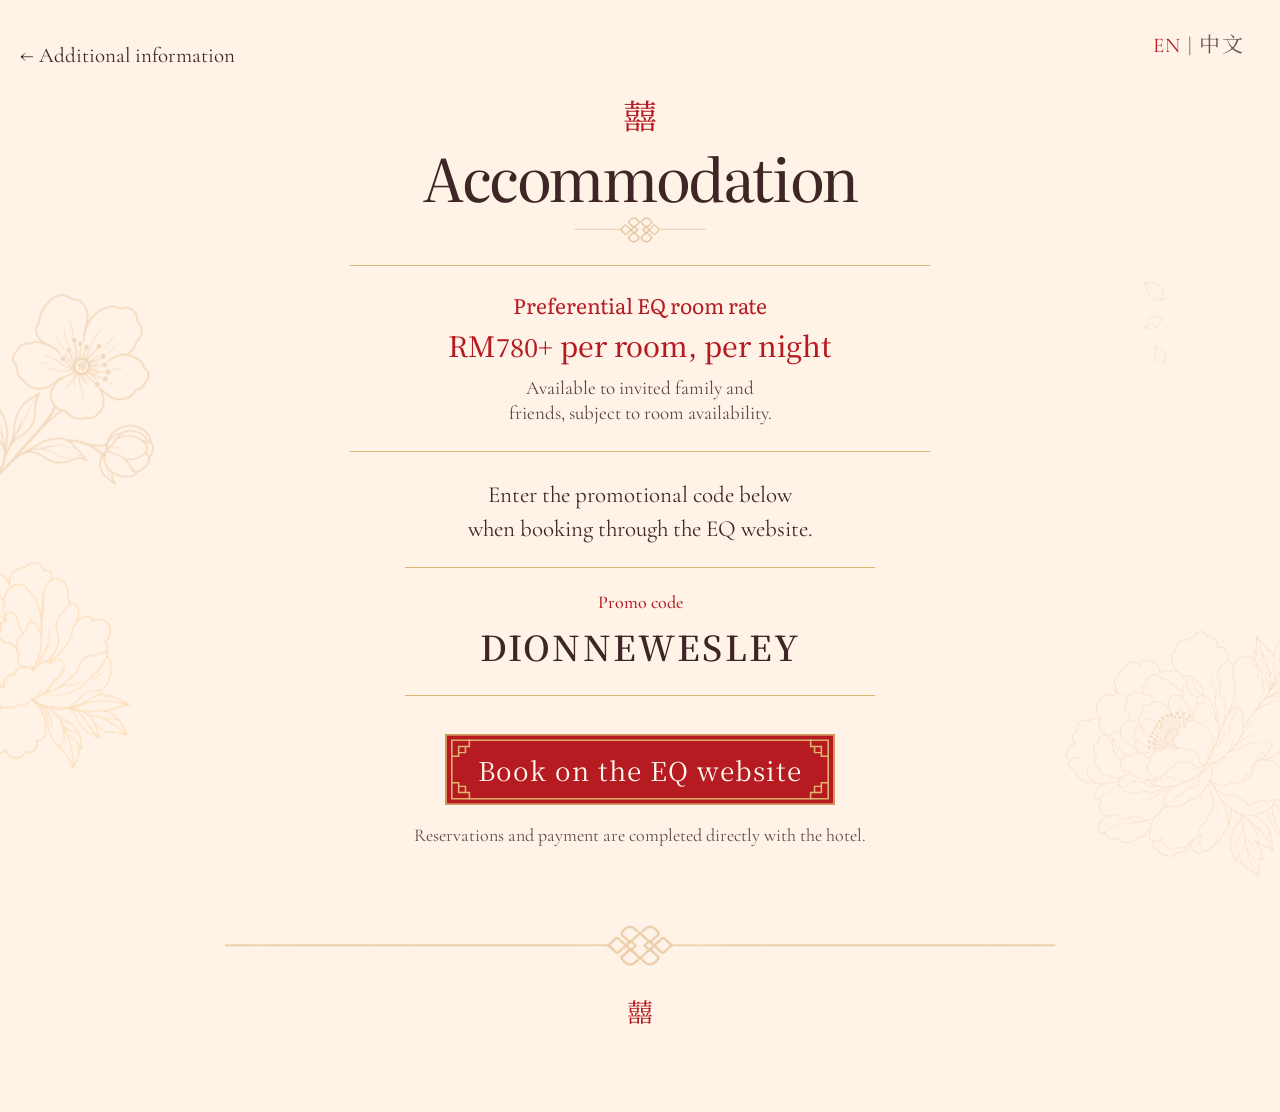
<file: hotel-interest.html>
<!doctype html>
<html lang="en">
  <head>
    <meta charset="UTF-8" />
    <meta name="viewport" content="width=device-width, initial-scale=1.0" />
    <meta name="description" content="Preferential EQ Kuala Lumpur room rate and booking details for Wesley and Dionne's wedding guests." />
    <title>Accommodation | Wesley &amp; Dionne</title>
    <link rel="preconnect" href="https://fonts.googleapis.com" />
    <link rel="preconnect" href="https://fonts.gstatic.com" crossorigin />
    <link
      href="https://fonts.googleapis.com/css2?family=Cormorant+Garamond:wght@400;500;600&amp;family=Literata:opsz,wght@7..72,400;7..72,500&amp;family=Ma+Shan+Zheng&amp;family=Noto+Serif+SC:wght@400;500;600&amp;display=swap"
      rel="stylesheet"
    />
    <link rel="stylesheet" href="rsvp.css" />
    <link rel="stylesheet" href="hotel-interest.css" />
    <script src="hotel-interest.js" defer></script>
  </head>
  <body>
    <a class="skip-link" href="#main-content">Skip to content / 跳至内容</a>
    <button class="language-toggle" type="button" aria-label="Switch language">
      <span class="active" data-language="en">EN</span>
      <span aria-hidden="true">|</span>
      <span data-language="zh">中文</span>
    </button>

    <main class="rsvp-page hotel-interest-page" id="main-content" tabindex="-1">
      <img class="page-motif motif-left hotel-motif-left" src="assets/optimized/motif-blossom.png" width="512" height="428" alt="" />
      <img class="page-motif motif-right hotel-motif-right" src="assets/optimized/itinerary-peony.png" width="640" height="426" loading="lazy" alt="" />
      <img class="page-motif motif-lower-left hotel-motif-lower" src="assets/optimized/motif-upper-peony.png" width="640" height="426" loading="lazy" alt="" />
      <img class="page-motif motif-petals" src="assets/optimized/motif-petals.png" width="128" height="192" loading="lazy" alt="" />

      <a class="back-link" id="back-link" href="thank-you.html" data-i18n="back">← Additional information</a>

      <section class="rsvp-shell hotel-interest-shell" aria-labelledby="hotel-heading">
        <div class="double-happiness" aria-hidden="true">囍</div>
        <h1 id="hotel-heading" data-i18n="heading">Accommodation</h1>
        <img class="heading-knot" src="assets/optimized/motif-knot.png" width="512" height="316" alt="" />

        <div class="rate-card">
          <p class="rate-eyebrow" data-i18n="rateHeading">Preferential EQ room rate</p>
          <p class="room-rate" data-i18n="roomRate">RM780+ per room, per night</p>
          <p class="rate-note" data-i18n="rateNote">
            Available to invited family and friends, subject to room availability.
          </p>
        </div>

        <p class="hotel-intro" data-i18n="bookingInstruction">
          Enter the promotional code below when booking through the EQ website.
        </p>

        <div class="promo-code-card">
          <span data-i18n="promoCodeLabel">Promo code</span>
          <strong>DIONNEWESLEY</strong>
        </div>

        <a class="ornate-button hotel-booking-button" href="https://www.eqkualalumpur.equatorial.com/rooms/" target="_blank" rel="noopener noreferrer" data-i18n="bookWithEq">
          Book on the EQ website
        </a>

        <p class="booking-note" data-i18n="bookingNote">
          Reservations and payment are completed directly with the hotel.
        </p>
      </section>
    </main>

    <footer aria-hidden="true">
      <div class="footer-divider">
        <img class="footer-knot" src="assets/hero-name-divider.png" width="2172" height="724" loading="lazy" alt="" />
      </div>
      <span>囍</span>
    </footer>
  </body>
</html>
</file>
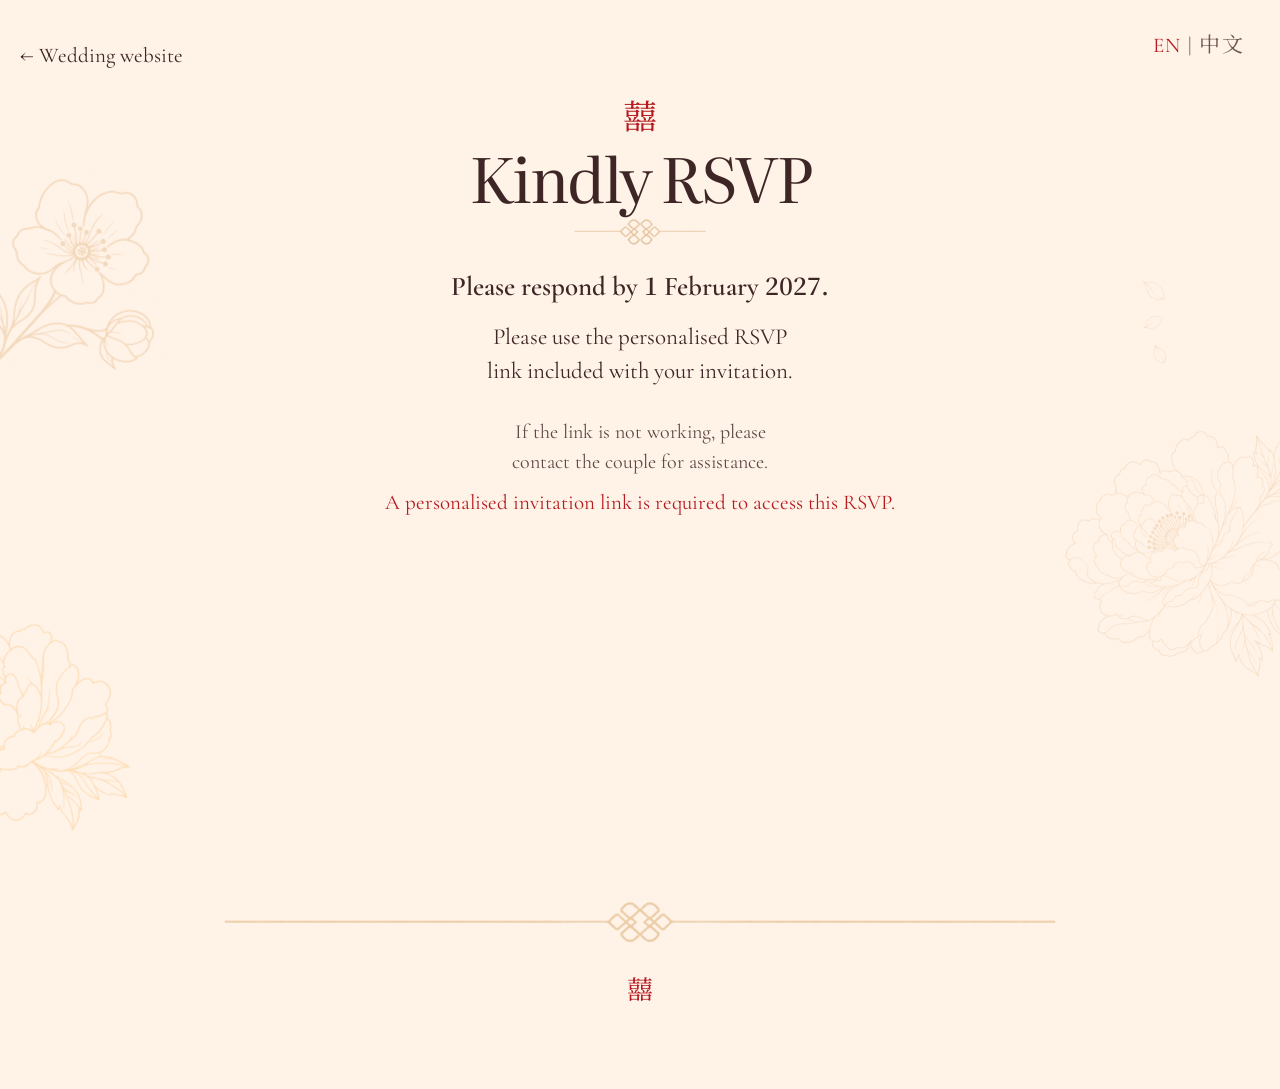
<file: rsvp.html>
<!doctype html>
<html lang="en">
  <head>
    <meta charset="UTF-8" />
    <meta name="viewport" content="width=device-width, initial-scale=1.0" />
    <meta name="description" content="RSVP for the wedding of Wesley and Dionne." />
    <title>RSVP | Wesley &amp; Dionne</title>
    <link rel="preconnect" href="https://fonts.googleapis.com" />
    <link rel="preconnect" href="https://fonts.gstatic.com" crossorigin />
    <link rel="preconnect" href="https://script.google.com" />
    <link
      href="https://fonts.googleapis.com/css2?family=Cormorant+Garamond:wght@400;500;600&amp;family=Literata:opsz,wght@7..72,400;7..72,500&amp;family=Ma+Shan+Zheng&amp;family=Noto+Serif+SC:wght@400;500;600&amp;display=swap"
      rel="stylesheet"
    />
    <link rel="stylesheet" href="rsvp.css" />
    <script src="rsvp.js" defer></script>
  </head>
  <body>
    <a class="skip-link" href="#main-content">Skip to content / 跳至内容</a>
    <button class="language-toggle" type="button" aria-label="Switch language">
      <span class="active" data-language="en">EN</span>
      <span aria-hidden="true">|</span>
      <span data-language="zh">中文</span>
    </button>

    <main class="rsvp-page" id="main-content" tabindex="-1">
      <img class="page-motif motif-left" src="assets/optimized/motif-blossom.png" width="512" height="428" alt="" />
      <img class="page-motif motif-right" src="assets/optimized/itinerary-peony.png" width="640" height="426" loading="lazy" alt="" />
      <img class="page-motif motif-lower-left" src="assets/optimized/motif-upper-peony.png" width="640" height="426" loading="lazy" alt="" />
      <img class="page-motif motif-petals" src="assets/optimized/motif-petals.png" width="128" height="192" loading="lazy" alt="" />

      <a class="back-link" href="index.html" data-i18n="back">← Wedding website</a>

      <section class="rsvp-shell" id="lookup-view" aria-labelledby="rsvp-heading">
        <div class="double-happiness" aria-hidden="true">囍</div>
        <h1 id="rsvp-heading" data-i18n="heading">Kindly RSVP</h1>
        <img class="heading-knot" src="assets/optimized/motif-knot.png" width="512" height="316" alt="" />
        <p class="deadline" data-i18n="deadline">Please respond by 1 February 2027.</p>
        <p class="intro is-loading" id="lookup-intro" data-i18n="loadingInvitation">
          Loading your invitation…
        </p>
        <p class="personal-link-help hidden" id="link-help" data-i18n="linkHelp">
          If your link is not working, please contact the couple for assistance.
        </p>
        <p class="form-status" id="lookup-status" role="status"></p>
      </section>

      <section class="rsvp-shell hidden" id="response-view" aria-labelledby="response-heading">
        <div class="double-happiness" aria-hidden="true">囍</div>
        <p class="eyebrow" data-i18n="invitationFound">Invitation found</p>
        <h1 id="response-heading"><span data-i18n="welcome">Welcome,</span> <span id="party-name"></span></h1>
        <img class="heading-knot" src="assets/optimized/motif-knot.png" width="512" height="316" alt="" />
        <p class="seat-note" id="seat-note"></p>
        <p class="existing-response-note hidden" id="existing-response-note" data-i18n="existingResponse">
          Your previous response is shown below. You may review and update it.
        </p>

        <form id="response-form">
          <fieldset class="attendance-fieldset">
            <legend data-i18n="attendanceQuestion">Will you be joining us?</legend>
            <div class="radio-row">
              <label>
                <input type="radio" name="attendance" value="yes" required />
                <span data-i18n="accepts">Yes</span>
              </label>
              <label>
                <input type="radio" name="attendance" value="no" />
                <span data-i18n="declines">No</span>
              </label>
            </div>
          </fieldset>

          <div class="hidden" id="attendance-details">
            <div class="form-grid">
              <div class="field">
                <label for="attendee-count" data-i18n="numberAttending">Number attending</label>
                <select id="attendee-count"></select>
              </div>

              <div class="field hidden" id="tea-field">
                <label for="tea-attendance" data-i18n="teaAttendance">Tea ceremony attendance</label>
                <select id="tea-attendance">
                  <option value="yes" data-i18n="willAttend">Will attend</option>
                  <option value="no" data-i18n="unableAttend">Unable to attend</option>
                </select>
              </div>

              <div class="field guest-name-field" id="guest-one-field">
                <label for="guest-one" data-i18n="guestOne">Guest 1 full name</label>
                <input id="guest-one" autocomplete="name" required />
              </div>

              <div class="field guest-name-field hidden" id="guest-two-field">
                <label for="guest-two" data-i18n="guestTwo">Guest 2 full name</label>
                <input id="guest-two" />
              </div>

              <div class="field guest-name-field hidden" id="guest-three-field">
                <label for="guest-three" data-i18n="guestThree">Guest 3 full name</label>
                <input id="guest-three" />
              </div>

              <div class="field guest-name-field hidden" id="guest-four-field">
                <label for="guest-four" data-i18n="guestFour">Guest 4 full name</label>
                <input id="guest-four" />
              </div>

              <div class="field guest-name-field hidden" id="guest-five-field">
                <label for="guest-five" data-i18n="guestFive">Guest 5 full name</label>
                <input id="guest-five" />
              </div>

              <div class="field">
                <label for="dietary">
                  <span data-i18n="dietary">Dietary requirements</span>
                  <span class="optional" data-i18n="optional">(optional)</span>
                </label>
                <input id="dietary" />
              </div>

              <div class="field field-full">
                <label for="notes">
                  <span data-i18n="notes">Notes</span>
                  <span class="optional" data-i18n="optional">(optional)</span>
                </label>
                <textarea id="notes"></textarea>
              </div>
            </div>
          </div>

          <button class="ornate-button" id="rsvp-submit-button" type="submit" data-i18n="submit">Submit RSVP</button>
          <p class="form-status" id="submit-status" role="status"></p>
        </form>
      </section>

    </main>

    <footer aria-hidden="true">
      <div class="footer-divider">
        <img class="footer-knot" src="assets/hero-name-divider.png" width="2172" height="724" loading="lazy" alt="" />
      </div>
      <span>囍</span>
    </footer>
  </body>
</html>
</file>
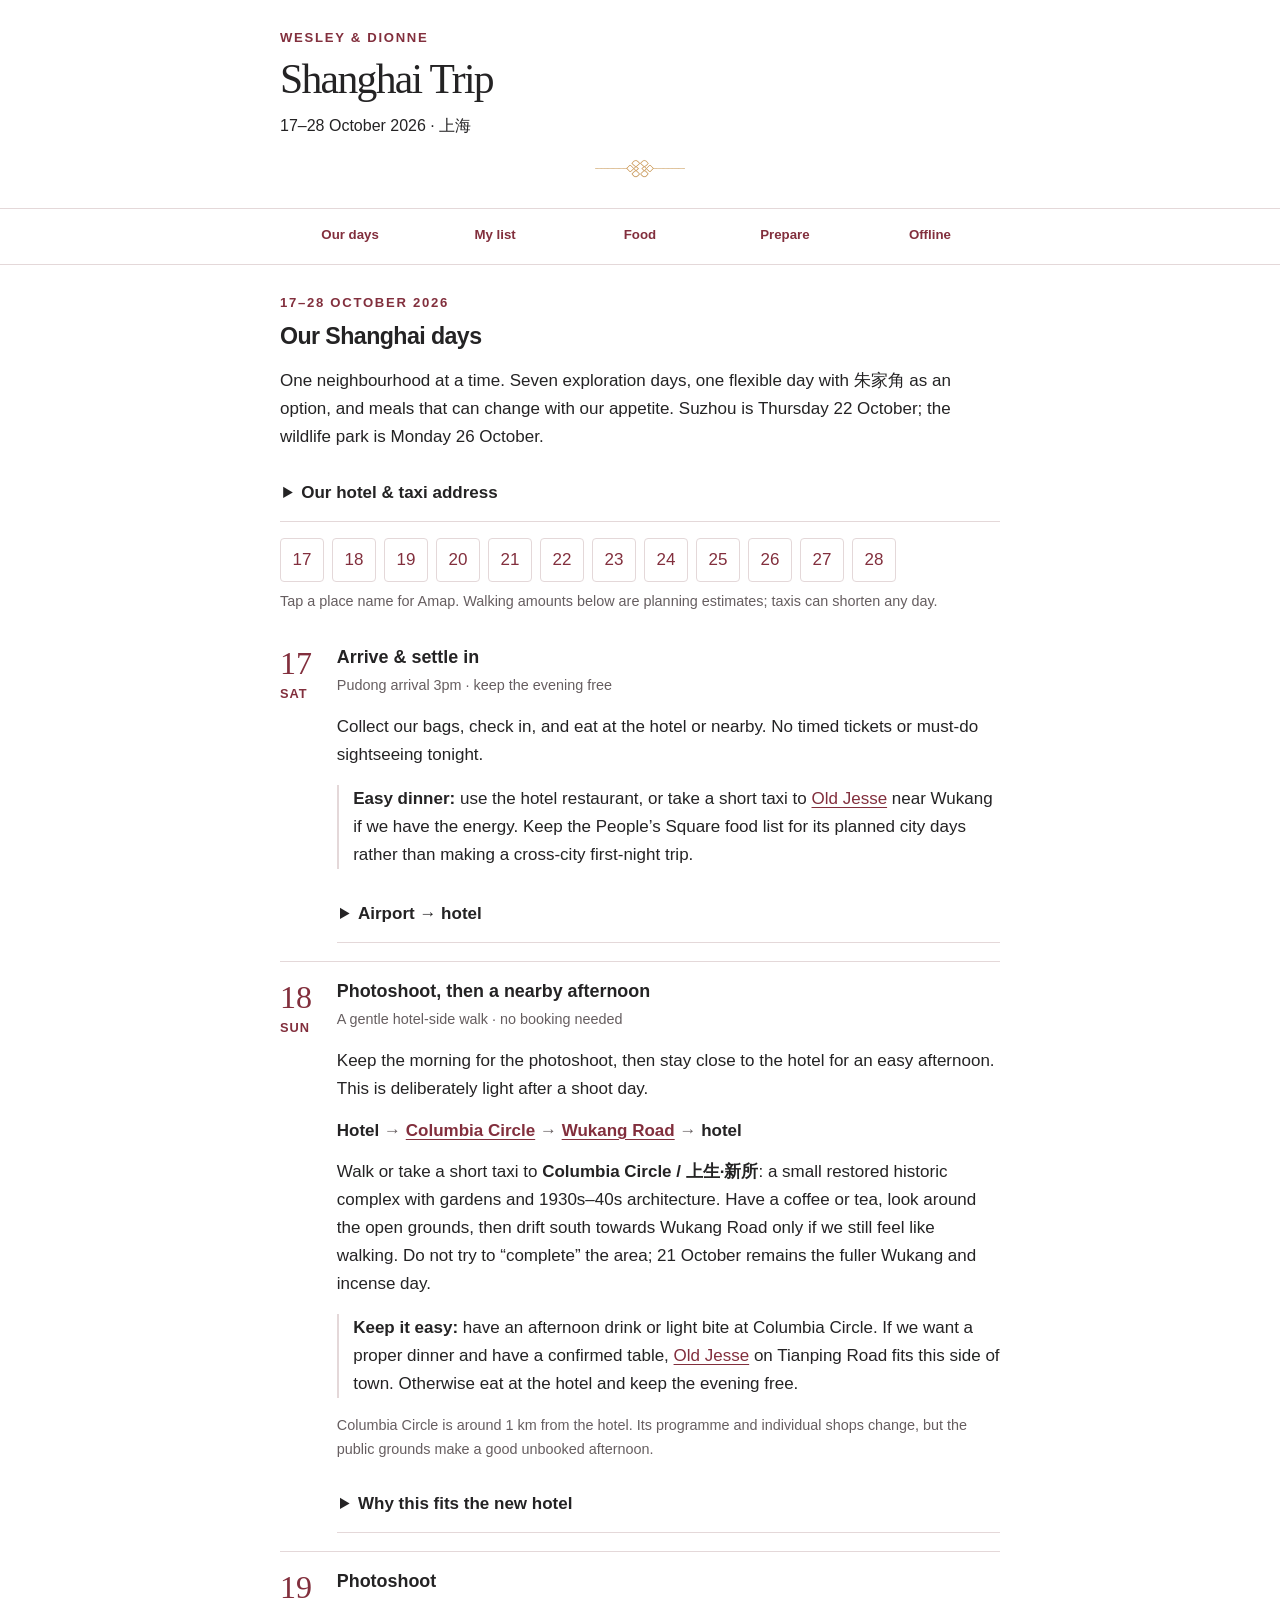
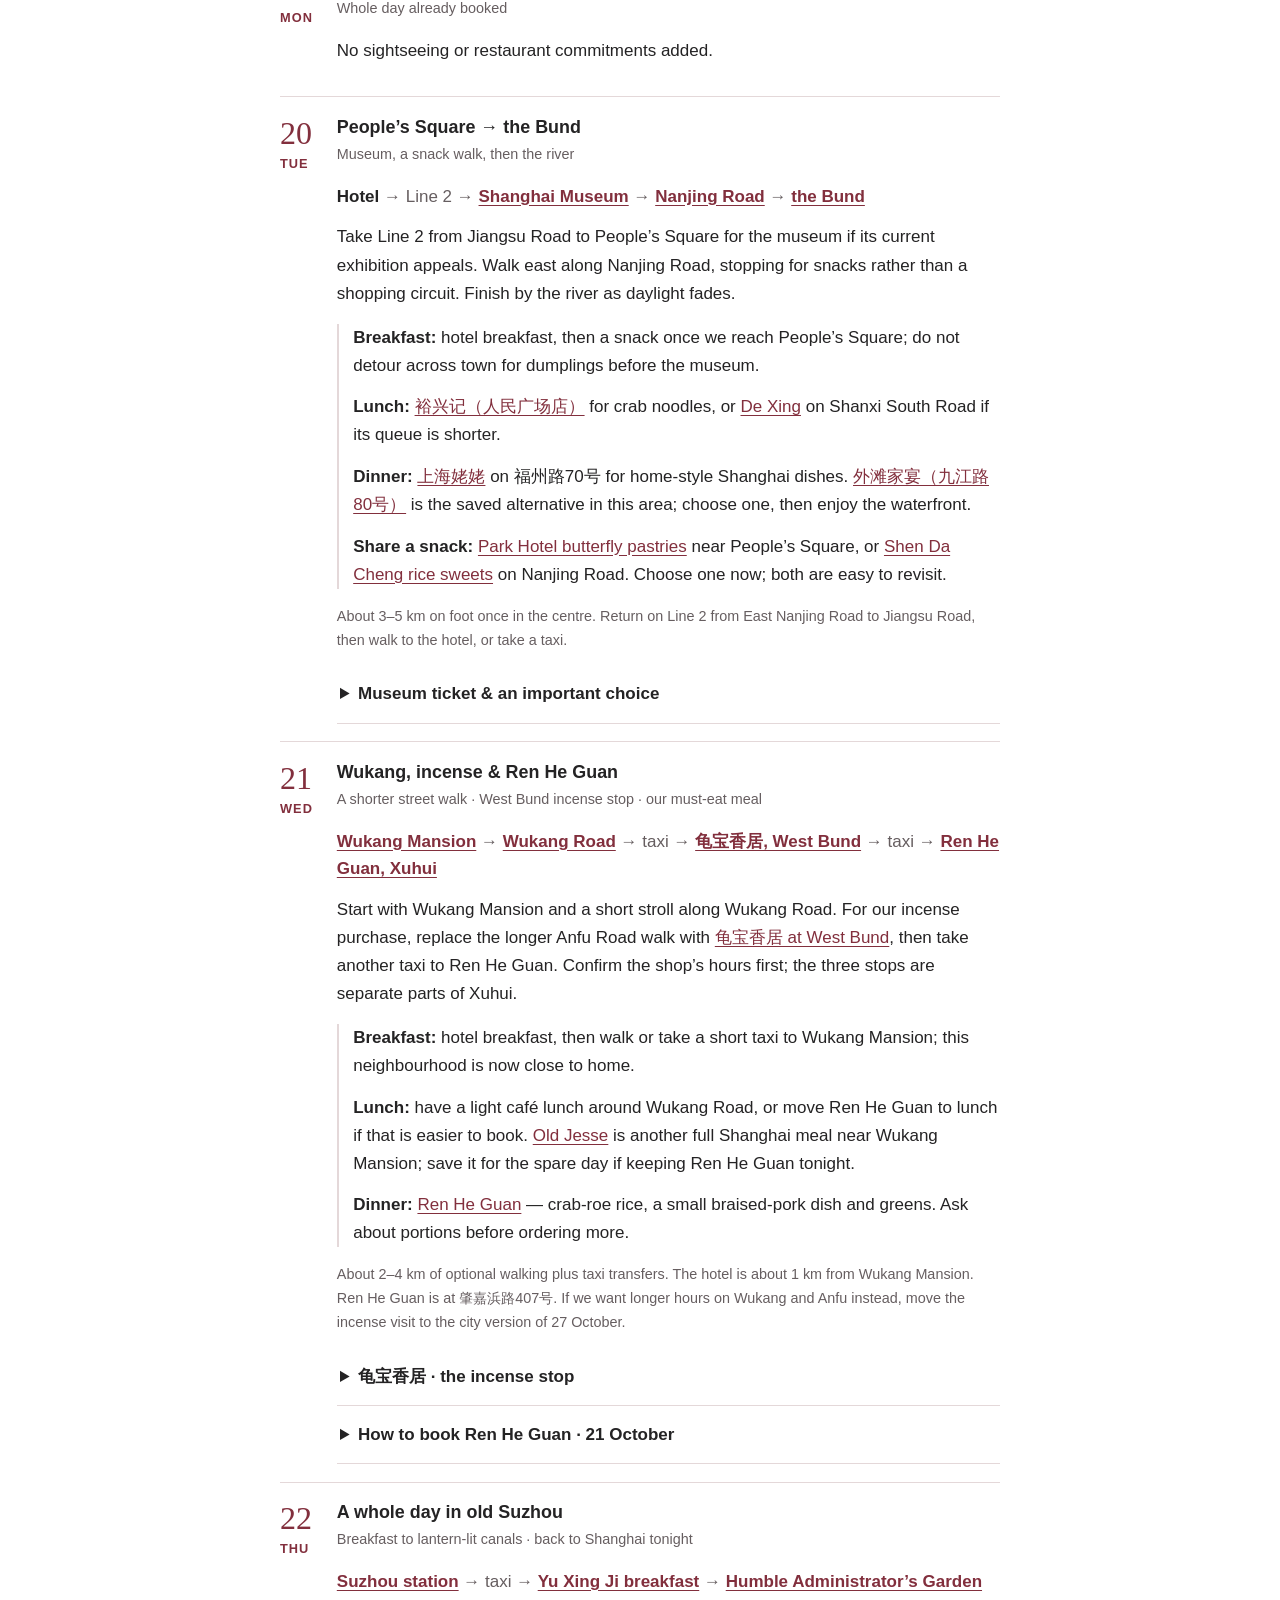
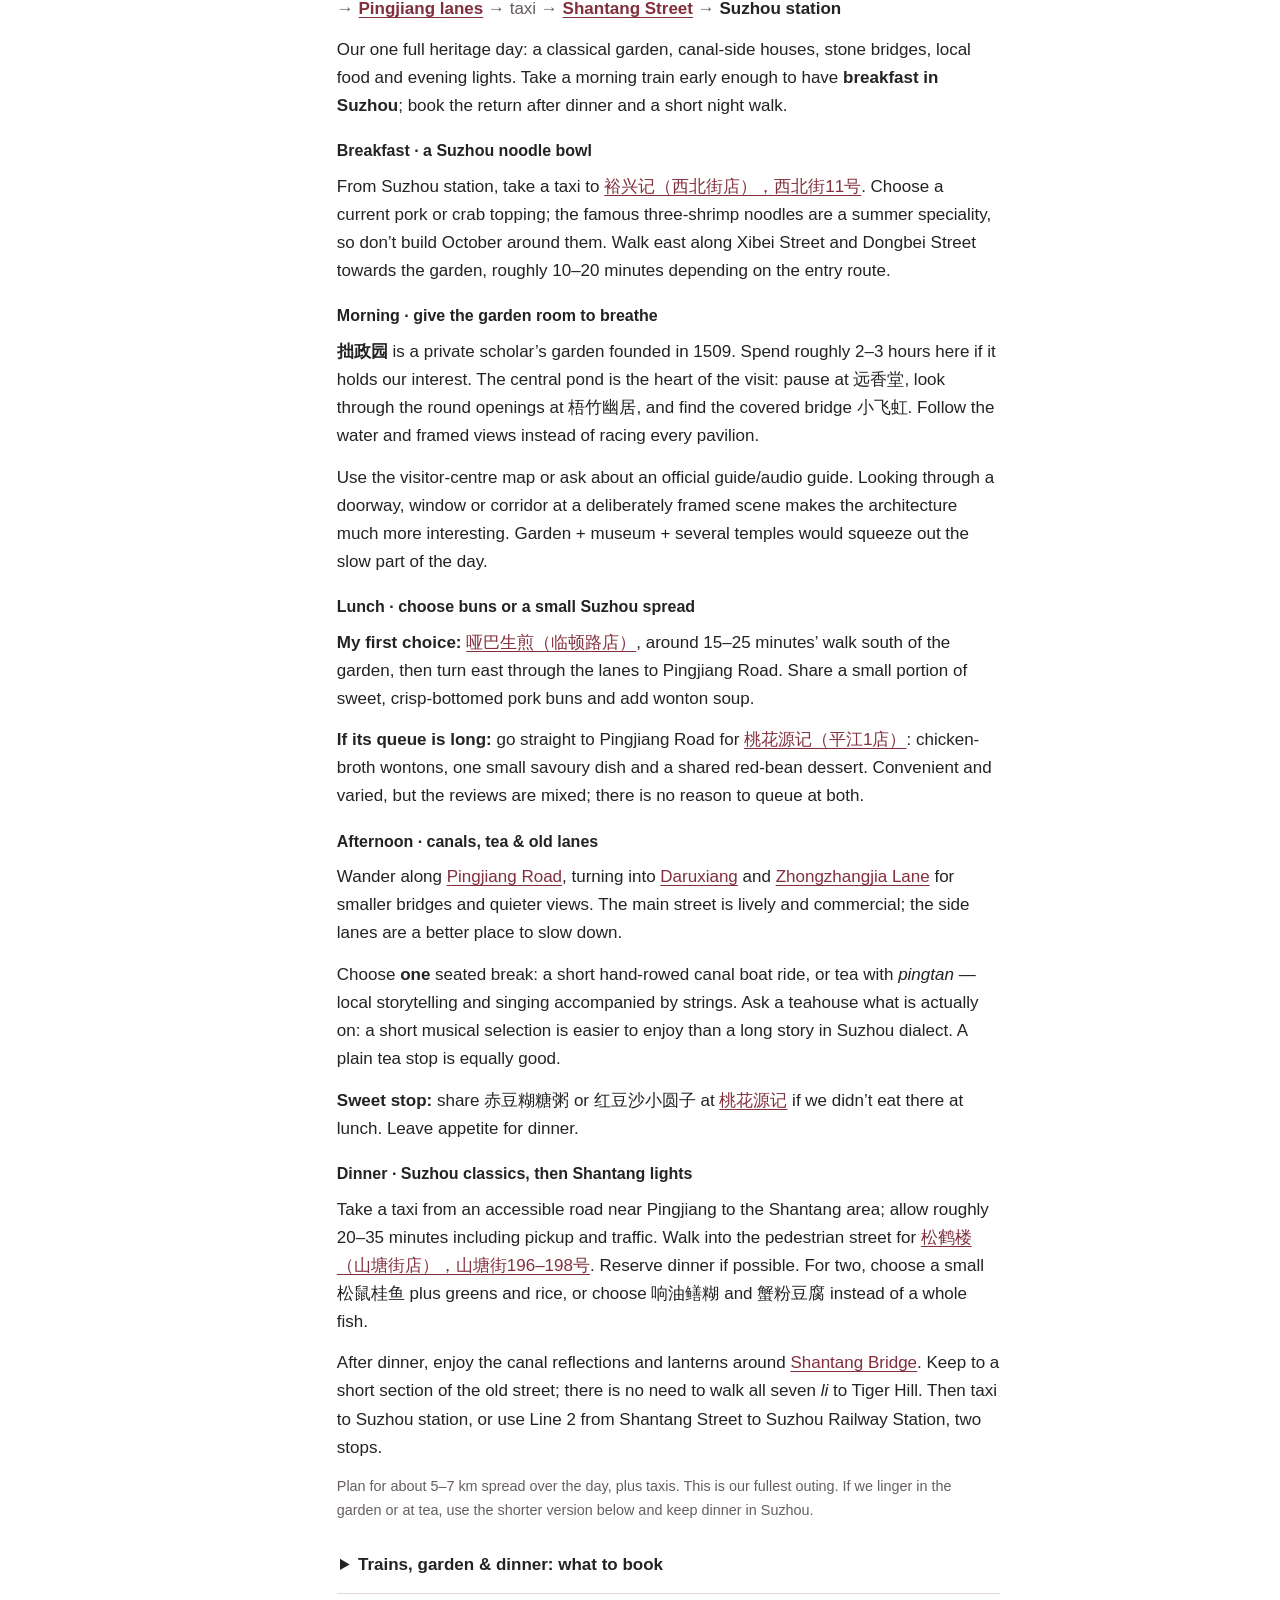
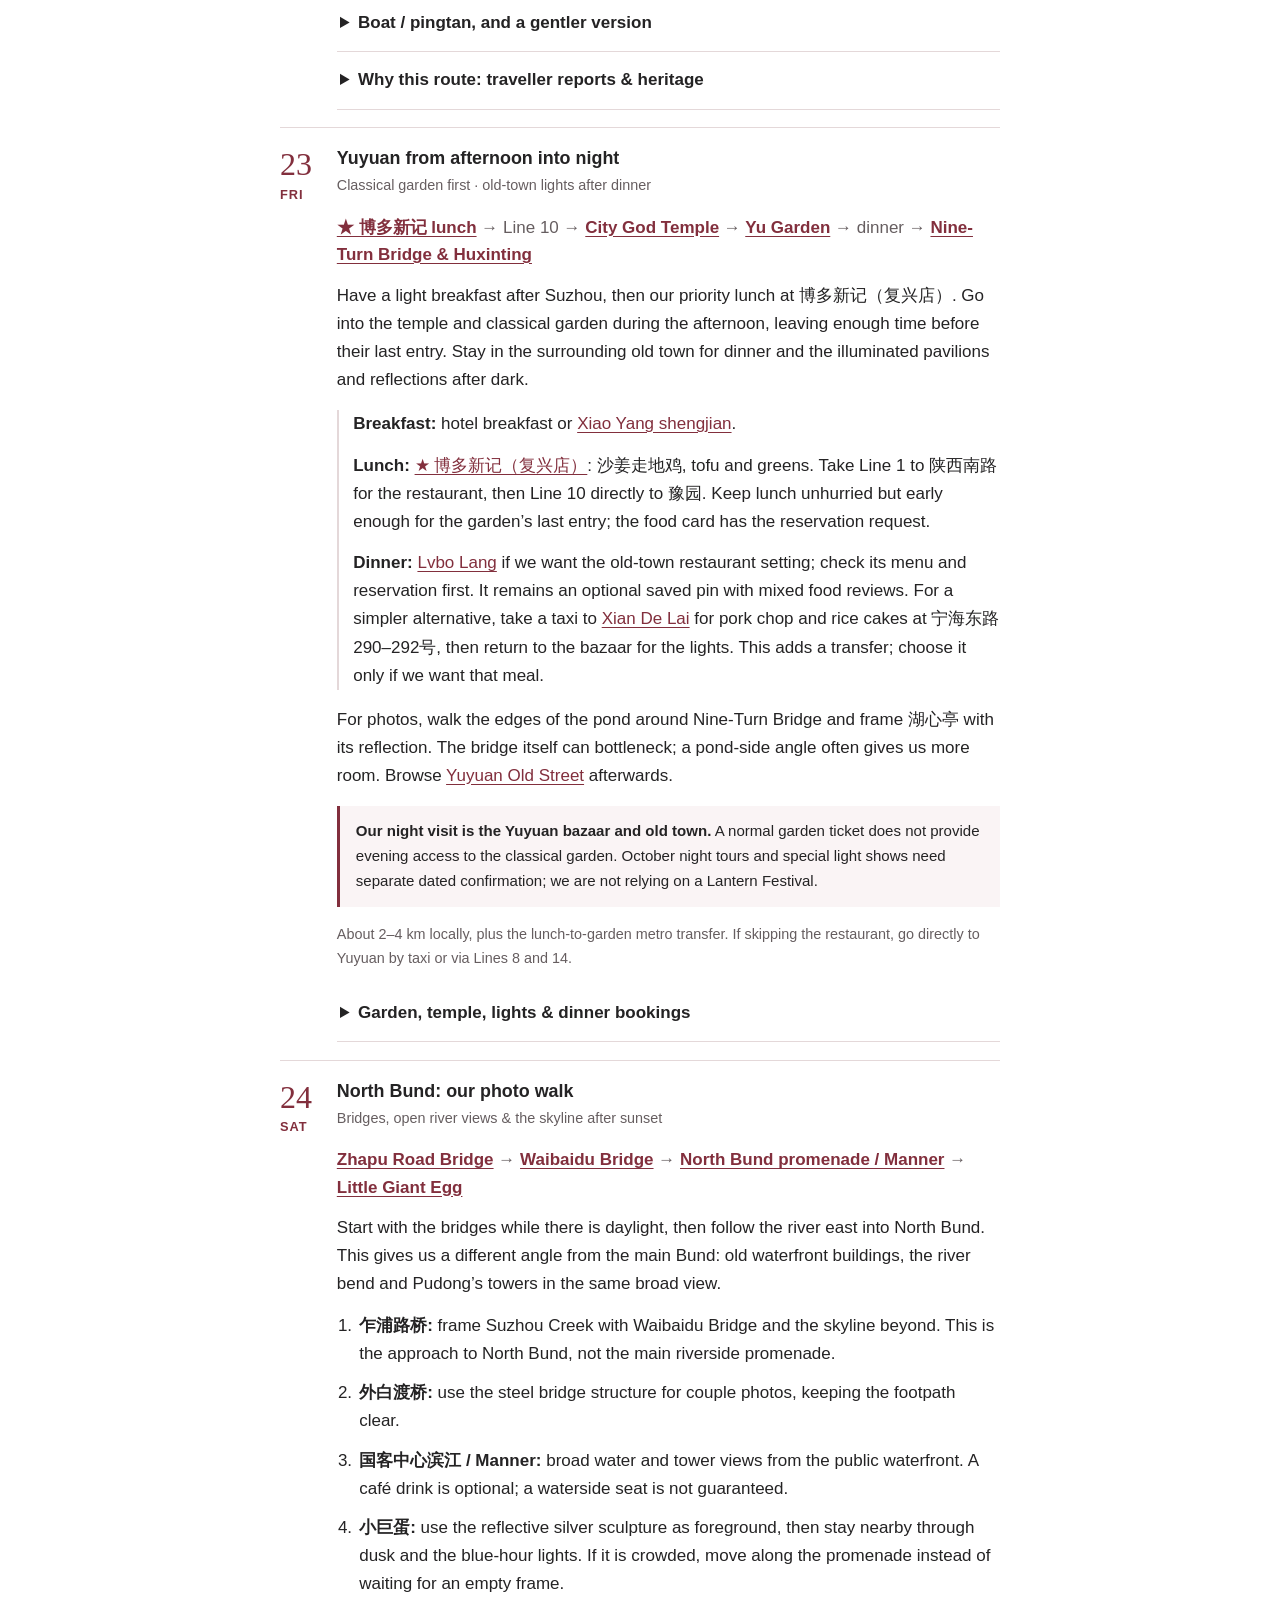
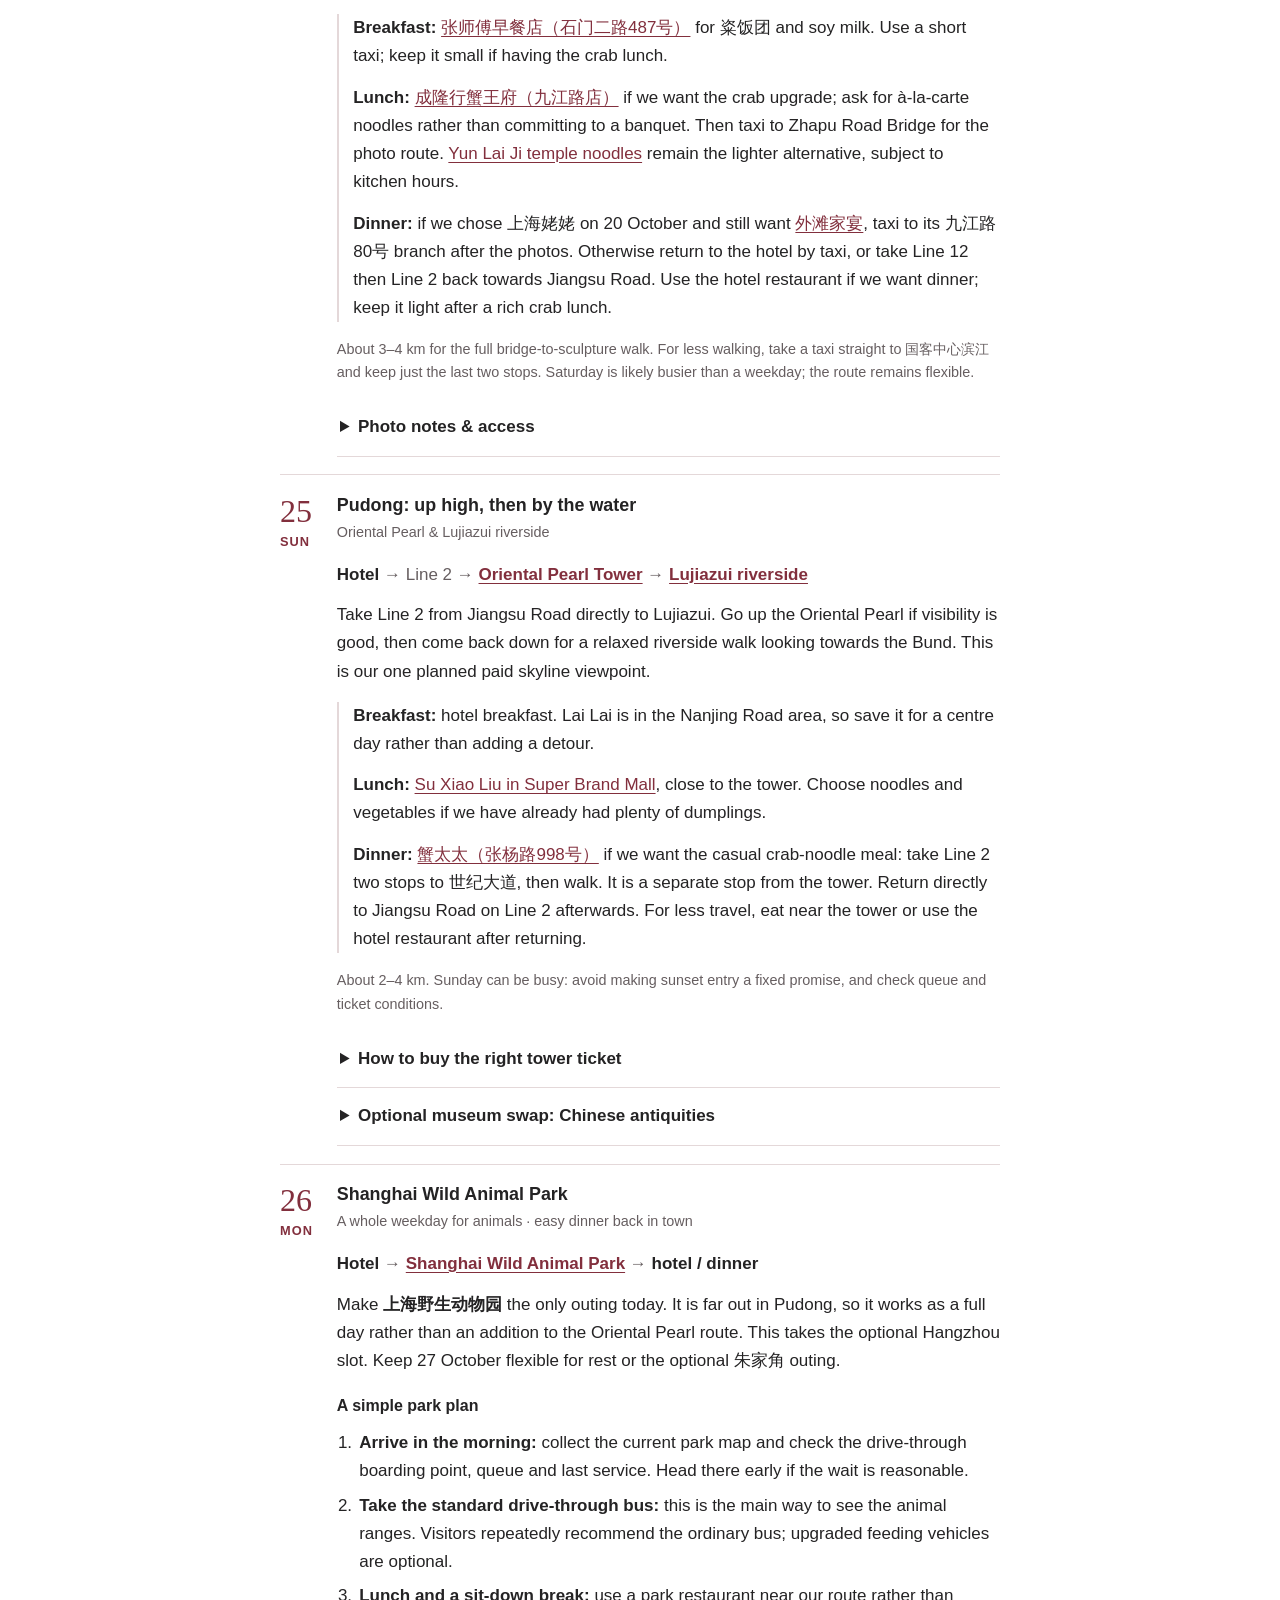
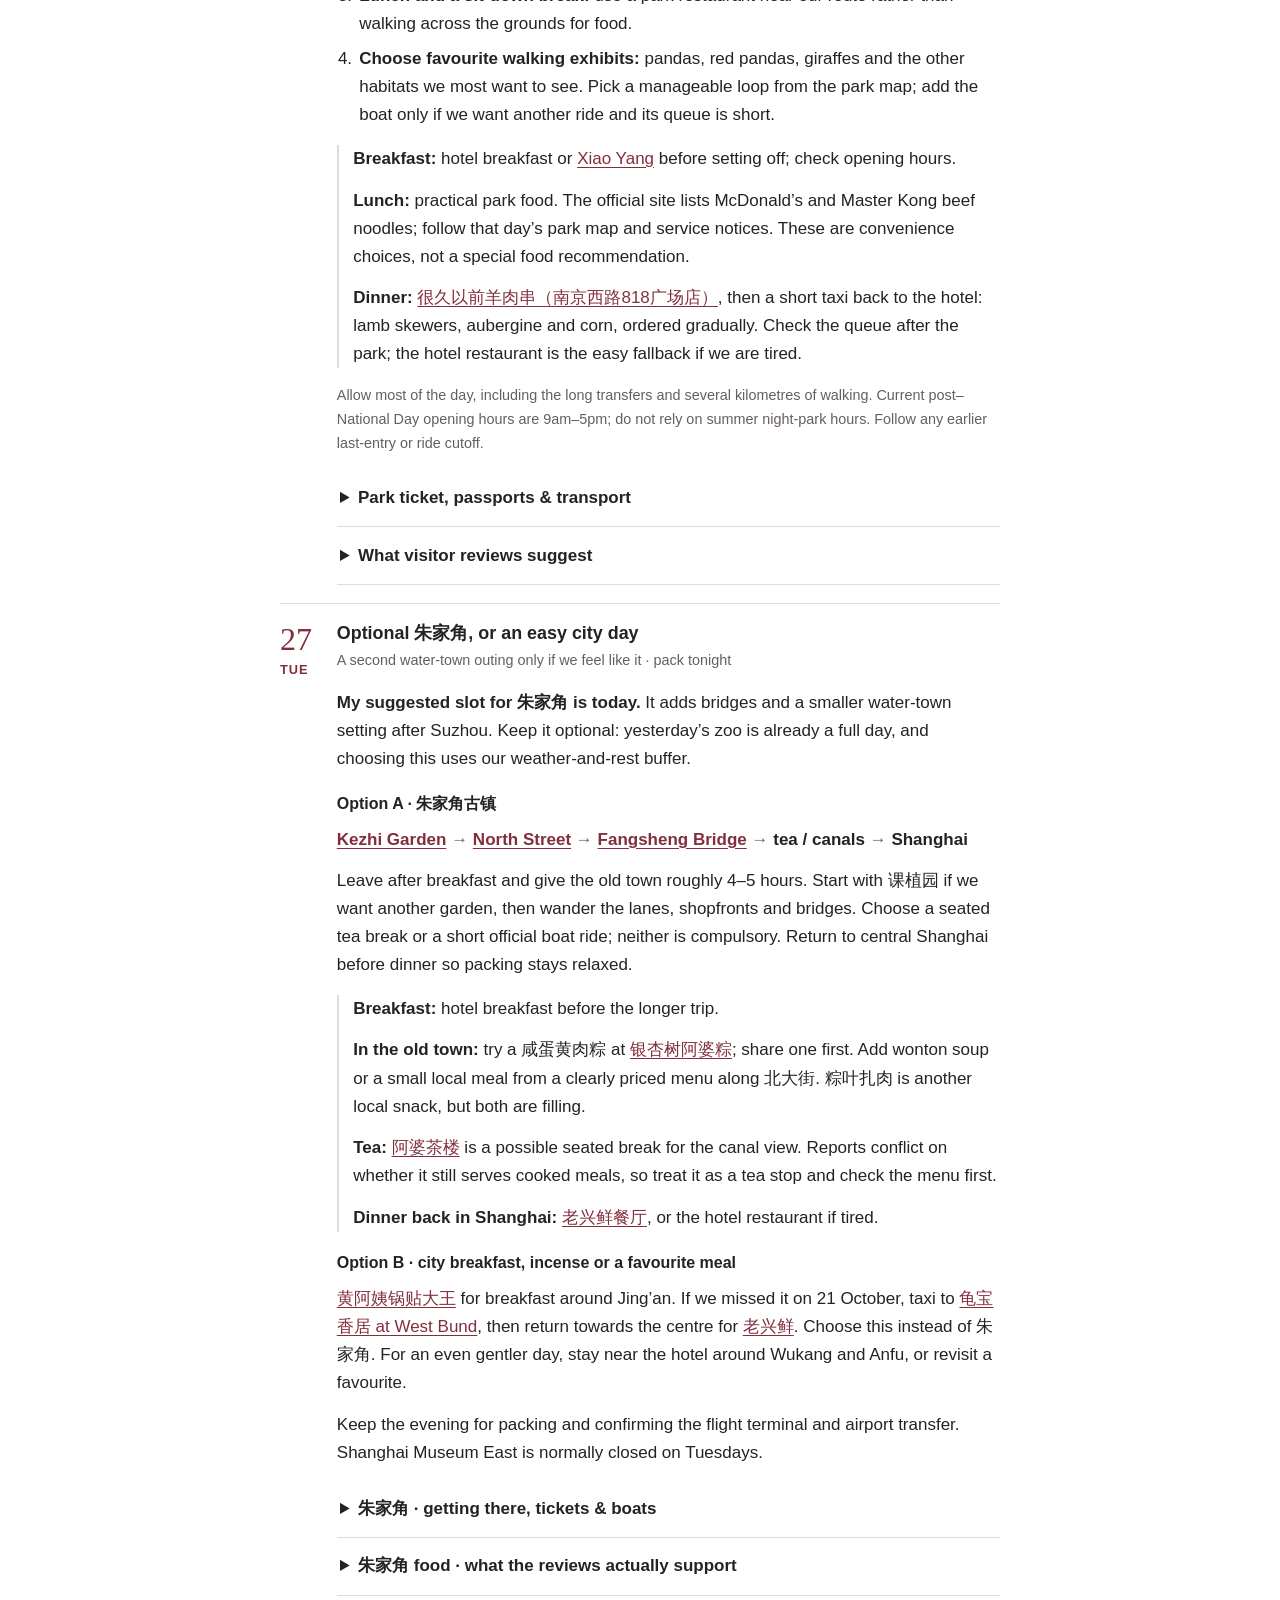
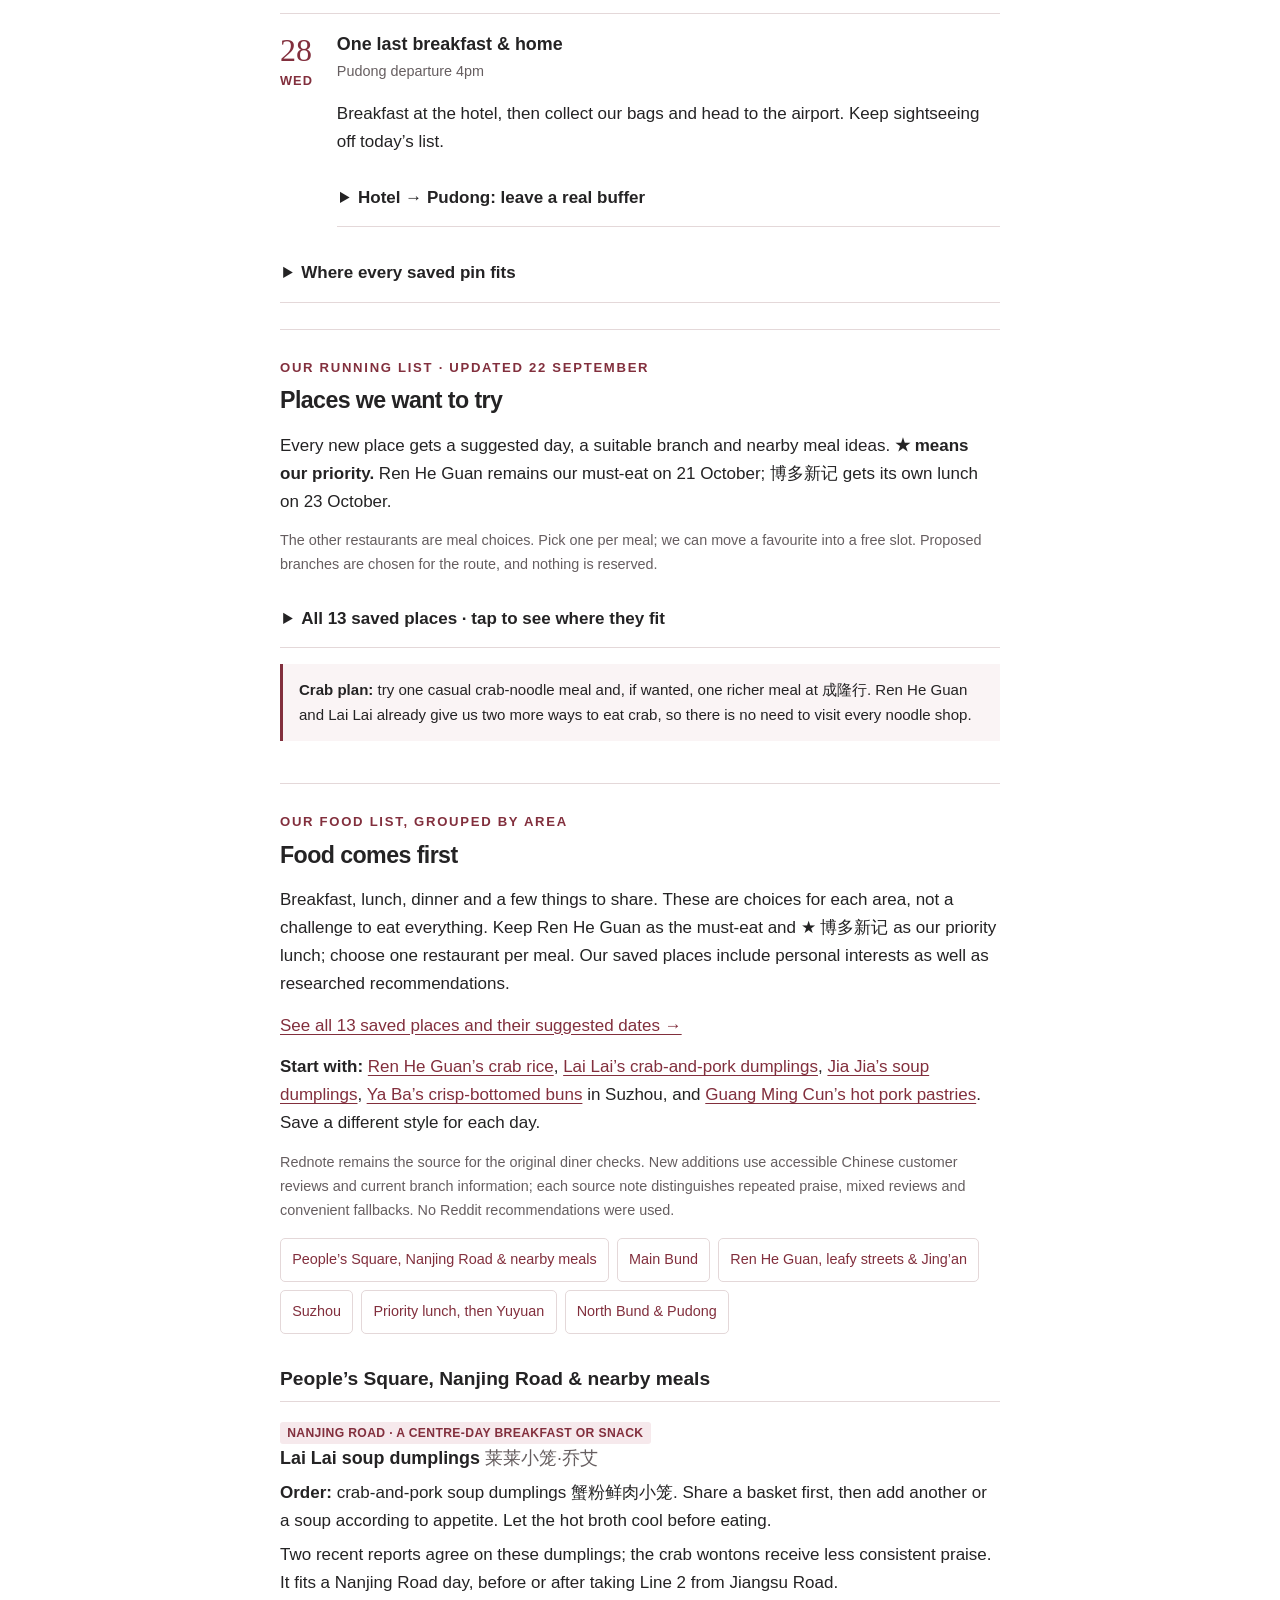
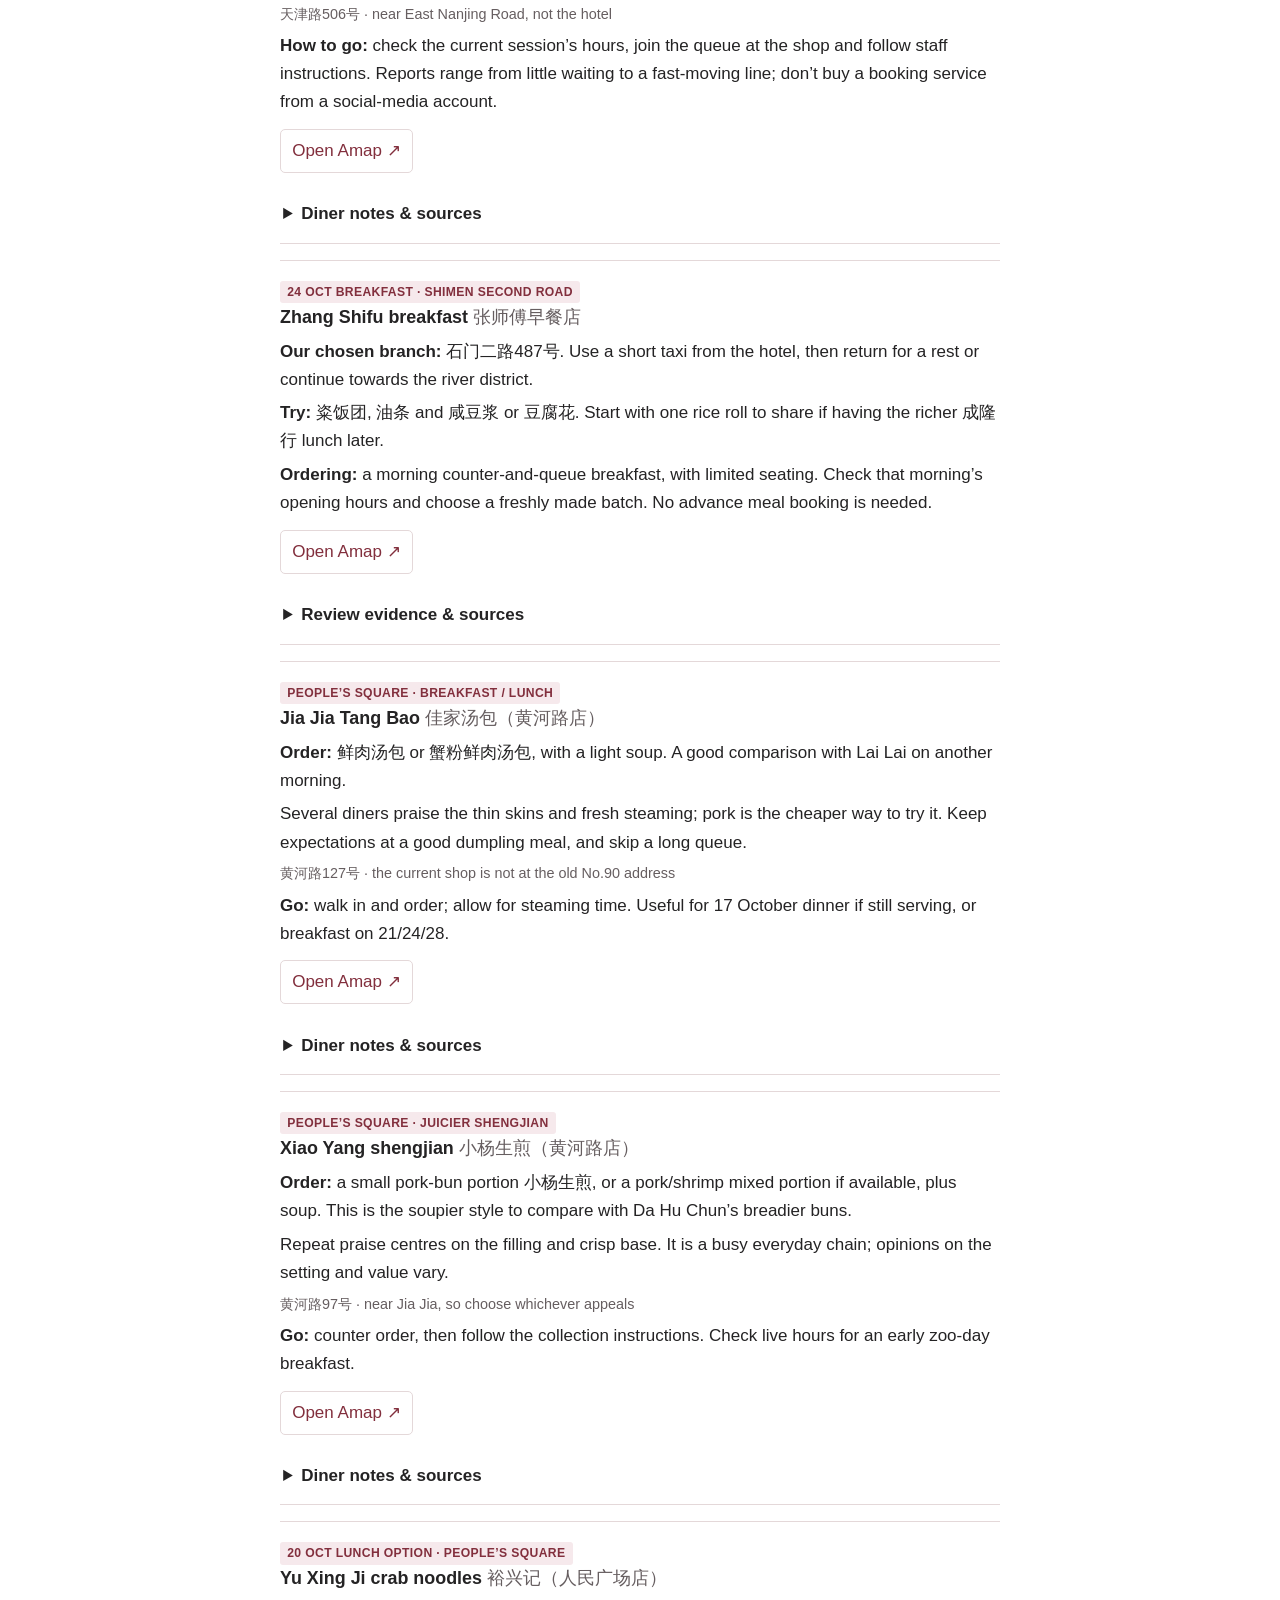
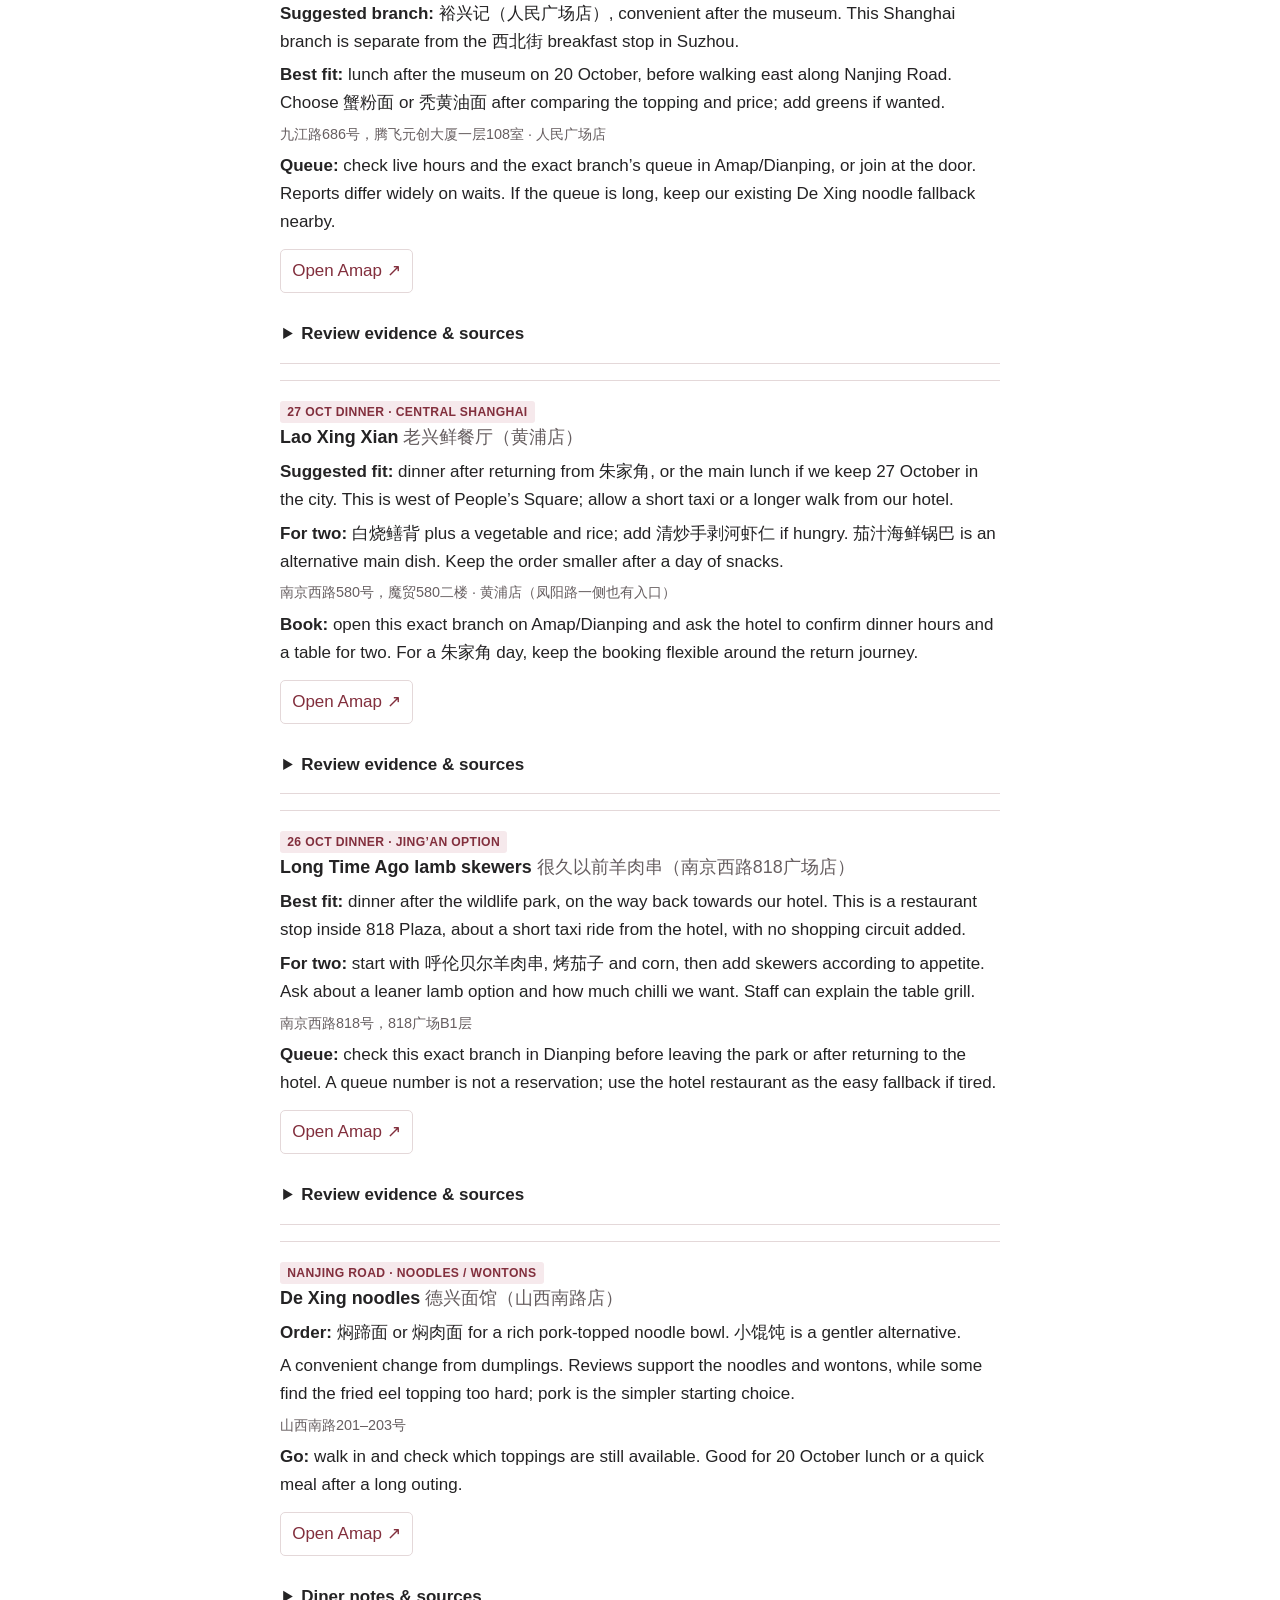
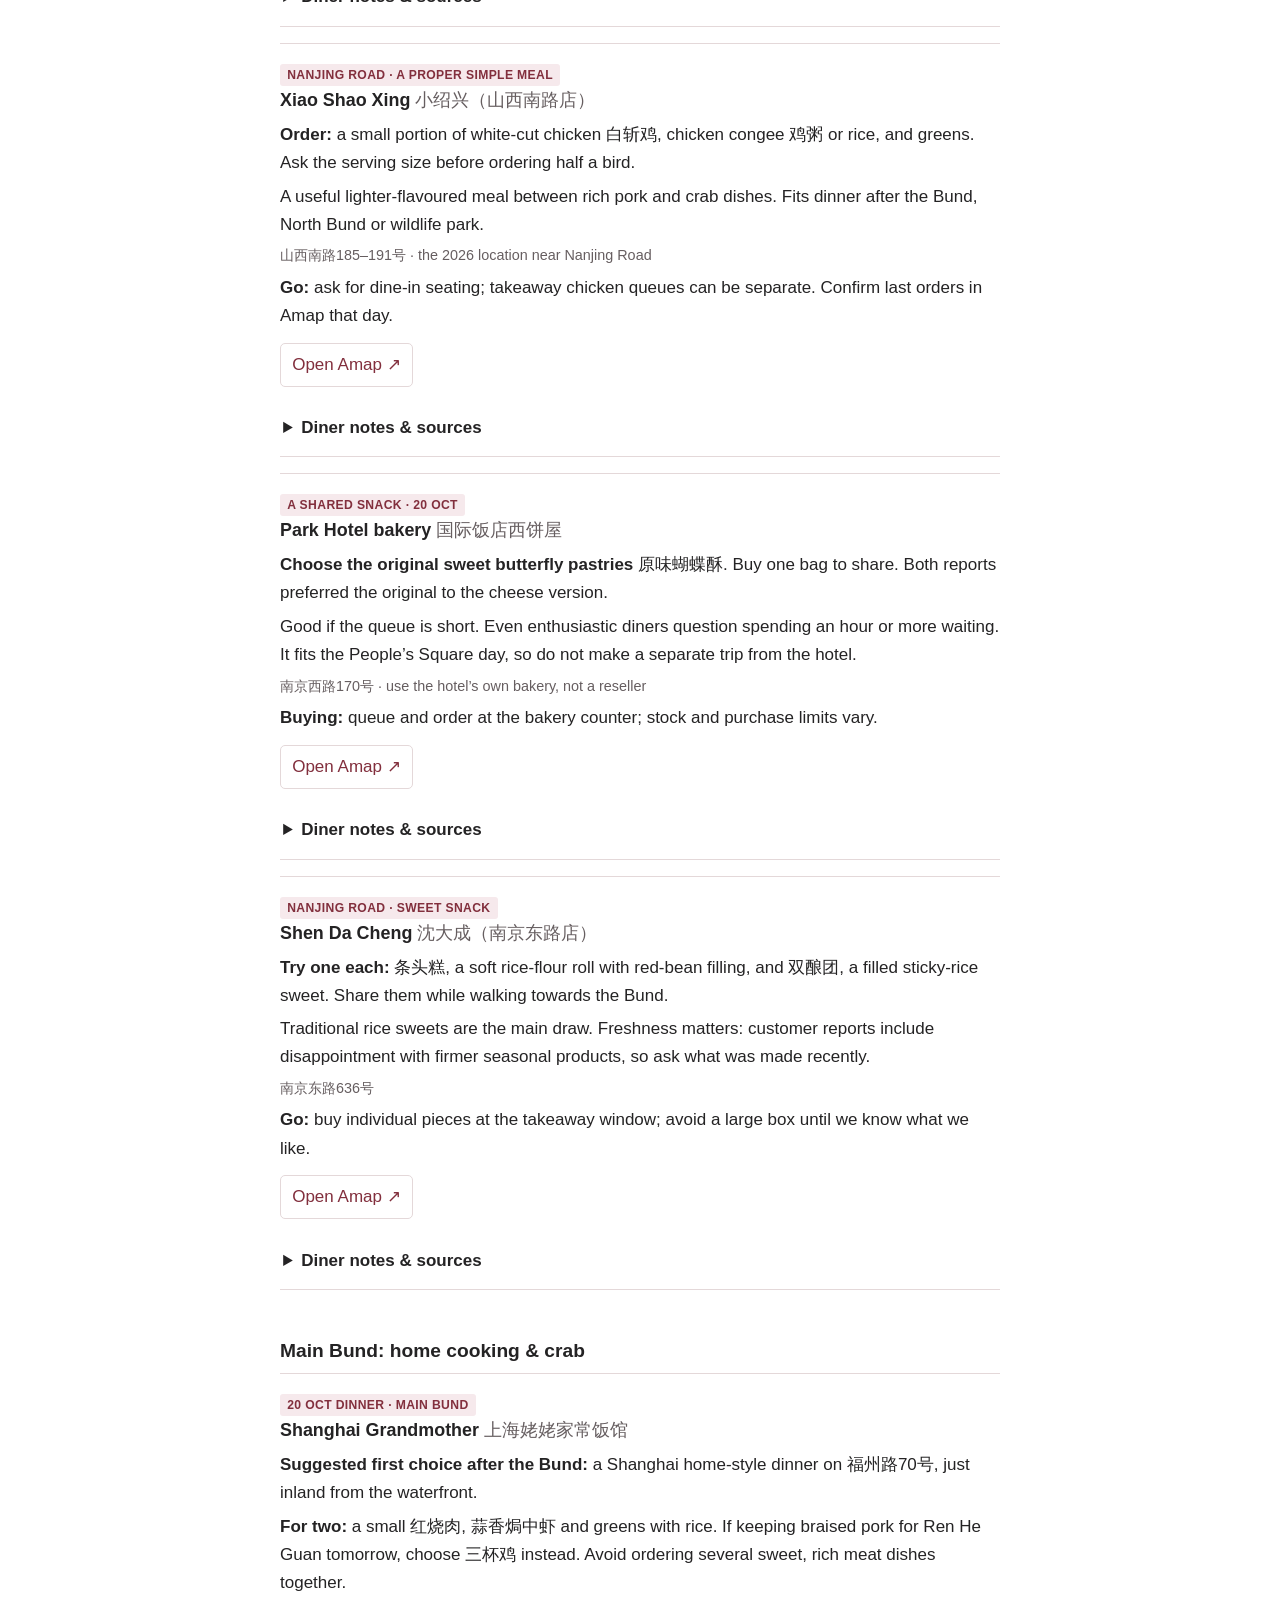
<file: shanghai-trip.html>
<!doctype html>
<html lang="en"><head><meta charset="utf-8"><meta name="viewport" content="width=device-width,initial-scale=1"><meta name="theme-color" content="#822f3d"><meta name="robots" content="noindex,nofollow"><meta name="description" content="Wesley and Dionne’s Shanghai trip: relaxed neighbourhood days, food, day trips and practical booking advice."><title>Shanghai Trip · Wesley &amp; Dionne</title><style>
:root{color-scheme:light;--ink:#242324;--muted:#665e60;--red:#822f3d;--line:#e4d8d9;--paper:#fff;--tint:#faf4f5;--gold:#906923}
*{box-sizing:border-box}html{scroll-padding-top:5rem}body{margin:0;background:var(--paper);color:var(--ink);font:17px/1.65 -apple-system,BlinkMacSystemFont,"Segoe UI","PingFang SC","Microsoft YaHei",sans-serif}a{color:var(--red);text-underline-offset:3px}button,summary,a{-webkit-tap-highlight-color:transparent}button{font:inherit}button,a,summary{touch-action:manipulation}a:focus-visible,button:focus-visible,summary:focus-visible{outline:3px solid #267c9a;outline-offset:4px}.skip{position:absolute;top:-100px;left:1rem;z-index:20;background:#fff;padding:.6rem}.skip:focus{top:1rem}.wrap{width:min(100% - 2.25rem,720px);margin:auto}header{padding:1.7rem 0 1.2rem;border-bottom:1px solid var(--line)}.eyebrow{font-size:.82rem;letter-spacing:.13em;text-transform:uppercase;color:var(--red);font-weight:700;margin:0 0 .45rem}h1{font:500 clamp(2rem,6vw,2.6rem)/1.14 Georgia,"Songti SC",serif;letter-spacing:-.04em;margin:.3rem 0 .6rem}h2{font-size:1.45rem;line-height:1.3;letter-spacing:-.025em;margin:0 0 1rem}h3{font-size:1.12rem;line-height:1.4;margin:0 0 .5rem}h4{font-size:1rem;margin:1.15rem 0 .3rem}p{margin:.5rem 0 .85rem}.muted,.sub{color:var(--muted)}.sub{font-size:.9rem}.dates{margin:0;font-size:1rem}.motif{display:block;width:130px;height:52px;object-fit:cover;margin:.15rem auto -.3rem}nav{position:sticky;top:0;background:#fff;z-index:10;border-bottom:1px solid var(--line)}nav .wrap{display:flex;gap:.3rem;overflow-x:auto;padding:.35rem 0}nav a{flex:1;padding:.55rem .3rem;text-align:center;text-decoration:none;font-size:.88rem;font-weight:650;white-space:nowrap;min-height:44px;border-radius:5px}nav a:hover{background:var(--tint)}section{padding:1.65rem 0;border-bottom:1px solid var(--line)}.note{padding:.85rem 1rem;background:var(--tint);border-left:3px solid var(--red);font-size:.94rem;margin:1rem 0}.note p:last-child{margin-bottom:0}.tag{display:inline-block;font-size:.76rem;font-weight:700;line-height:1.5;letter-spacing:.03em;color:var(--red);background:#f6e9ec;border-radius:3px;padding:.12rem .45rem}.day{padding:1.1rem 0;border-top:1px solid var(--line)}.day:first-of-type{border-top:0}.day-top{display:flex;gap:.85rem;align-items:flex-start}.date-num{width:2.7rem;flex-shrink:0;color:var(--red);font:400 2rem/1.15 Georgia,serif}.date-num small{display:block;font:650 .7rem/1.8 -apple-system,BlinkMacSystemFont,"Segoe UI",sans-serif;letter-spacing:.08em}.day-top h3{margin:0}.day-top p{margin:.2rem 0}.day-body{padding-left:3.55rem}.route{font-weight:600;line-height:1.6}.route span{color:var(--muted);font-weight:400}.actions{display:flex;gap:.6rem;flex-wrap:wrap;margin:.8rem 0}.button{display:inline-flex;justify-content:center;align-items:center;padding:.55rem .85rem;min-height:44px;border:1px solid var(--line);border-radius:6px;background:white;text-decoration:none;color:var(--red);font-size:.88rem;font-weight:650;cursor:pointer}.button.primary{background:var(--red);border-color:var(--red);color:white}.button:hover{box-shadow:0 0 0 1px var(--red)}details{border-bottom:1px solid var(--line)}summary{cursor:pointer;min-height:48px;padding:.9rem .2rem;font-weight:650}details>div{padding:0 .2rem .9rem}details p,details li{font-size:.94rem}ul,ol{padding-left:1.25rem;margin:.6rem 0 1rem}li{padding-left:.15rem;margin:.4rem 0}.source{font-size:.82rem;color:var(--muted)}.source a{color:var(--muted)}.food{padding:1rem 0;border-top:1px solid var(--line)}.food p{margin:.35rem 0}.cn{font-weight:500;color:var(--muted)}footer{padding:1.5rem 0 3rem;font-size:.82rem;color:var(--muted)}#message{min-height:1.5em;font-size:.85rem}button[hidden]{display:none}.schedule-links{display:flex;flex-wrap:wrap;gap:.5rem}.schedule-links a{min-width:44px;min-height:44px;display:flex;align-items:center;justify-content:center;border:1px solid var(--line);border-radius:4px;text-decoration:none}.pending{color:var(--muted);font-size:.9rem}@media(max-width:360px){body{font-size:16px}.wrap{width:calc(100% - 1.5rem)}.day-body{padding-left:0}nav a{font-size:.82rem}}@media(prefers-reduced-motion:no-preference){html{scroll-behavior:smooth}}@media print{nav,.actions,.skip,#message,.screen-only{display:none!important}body{font-size:11pt;line-height:1.5}.wrap{width:100%}header,section{padding:.7rem 0}a{color:inherit;text-decoration:underline}details{break-inside:avoid}.day,.food{break-inside:avoid}.motif{display:none}}
.meals{border-left:2px solid var(--line);padding-left:.9rem;margin:1rem 0}.food-jumps{display:flex;flex-wrap:wrap;gap:.5rem;margin:1rem 0}.food-jumps a{padding:.55rem .7rem;min-height:44px;border:1px solid var(--line);border-radius:5px;font-size:.9rem;text-decoration:none}.food-area{margin-top:2rem;scroll-margin-top:4.5rem}.food-area>h3{font-size:1.2rem}.photo-stops li{margin-bottom:.7rem}@media(max-width:600px){.day-body{padding-left:0}.day-top{margin-bottom:.6rem}}a{overflow-wrap:anywhere}.schedule-links{margin-top:1rem}.date-num small{font-size:.8rem;white-space:nowrap}.hotel{margin-bottom:1rem}.actions>a{display:inline-flex;align-items:center;min-height:44px;padding:.4rem .7rem;border:1px solid var(--line);border-radius:5px;text-decoration:none}.actions>.button.primary{color:white}article[id],div[id]{scroll-margin-top:4.5rem}.saved-list{list-style:none;padding:0}.saved-list li{padding:.8rem 0;border-bottom:1px solid var(--line)}.saved-name{display:inline-block;font-weight:650;padding:.25rem 0}.saved-slot{display:block;font-size:.9rem;color:var(--muted)}.saved-slot a{display:inline-block;padding:.35rem 0}nav a{font-size:.83rem}section[id]{scroll-margin-top:4.5rem}</style></head><body><a class="skip" href="#days">Skip to itinerary</a><header><div class="wrap"><p class="eyebrow">Wesley &amp; Dionne</p><h1>Shanghai Trip</h1><p class="dates">17–28 October 2026 <span lang="zh-Hans">· 上海</span></p><img class="motif" src="[data-uri]" width="130" height="52" alt=""></div></header><nav aria-label="Guide sections"><div class="wrap"><a href="#days">Our days</a><a href="#wishlist">My list</a><a href="#food">Food</a><a href="#prepare">Prepare</a><a href="#offline">Offline</a></div></nav><main class="wrap"><section id="days" aria-labelledby="days-title"><p class="eyebrow">17–28 October 2026</p><h2 id="days-title">Our Shanghai days</h2><p>One neighbourhood at a time. Seven exploration days, one flexible day with 朱家角 as an option, and meals that can change with our appetite. Suzhou is Thursday 22 October; the wildlife park is Monday 26 October.</p><details class="hotel"><summary>Our hotel &amp; taxi address</summary><div>
<p><strong lang="zh-Hans">上海锦江都城达华宾馆（静安寺店）</strong><br><span lang="zh-Hans">上海市长宁区延安西路918号</span><br>Jin Jiang Metropolo Dahua Hotel Shanghai · 918 Yan’an West Road</p>
<p lang="zh-Hans">请送我们到延安西路918号的锦江都城达华宾馆，谢谢。</p>
<div class="actions"><a href="https://uri.amap.com/search?keyword=%E4%B8%8A%E6%B5%B7%E9%94%A6%E6%B1%9F%E9%83%BD%E5%9F%8E%E8%BE%BE%E5%8D%8E%E5%AE%BE%E9%A6%86+%E5%BB%B6%E5%AE%89%E8%A5%BF%E8%B7%AF918%E5%8F%B7&amp;city=%E4%B8%8A%E6%B5%B7&amp;view=map&amp;src=honeymoon&amp;callnative=1">Hotel on Amap ↗</a> <a class="button" href="tel:+862162512512">Call hotel</a></div>
<p class="sub">Jiangsu Road (Lines 2 and 11) is about a 10-minute walk. Wukang Road and Anfu Road are now close to home; the Bund and People’s Square are easy Line 2 trips.</p>
<p class="source"><a href="https://dahua.hotelshanghai.cn/">Hotel address, contact &amp; Jiangsu Road access</a></p></div></details><div class="schedule-links" aria-label="Jump to a day"><a href="#day17" aria-label="Go to 17 October">17</a><a href="#day18" aria-label="Go to 18 October">18</a><a href="#day19" aria-label="Go to 19 October">19</a><a href="#day20" aria-label="Go to 20 October">20</a><a href="#day21" aria-label="Go to 21 October">21</a><a href="#day22" aria-label="Go to 22 October">22</a><a href="#day23" aria-label="Go to 23 October">23</a><a href="#day24" aria-label="Go to 24 October">24</a><a href="#day25" aria-label="Go to 25 October">25</a><a href="#day26" aria-label="Go to 26 October">26</a><a href="#day27" aria-label="Go to 27 October">27</a><a href="#day28" aria-label="Go to 28 October">28</a></div><p class="sub">Tap a place name for Amap. Walking amounts below are planning estimates; taxis can shorten any day.</p><article class="day" id="day17"><div class="day-top"><div class="date-num">17<small>SAT</small></div><div><h3>Arrive &amp; settle in</h3><p class="sub">Pudong arrival 3pm · keep the evening free</p></div></div><div class="day-body"><p>Collect our bags, check in, and eat at the hotel or nearby. No timed tickets or must-do sightseeing tonight.</p><div class="meals"><p><strong>Easy dinner:</strong> use the hotel restaurant, or take a short taxi to <a href="#food-jesse">Old Jesse</a> near Wukang if we have the energy. Keep the People’s Square food list for its planned city days rather than making a cross-city first-night trip.</p></div><details><summary>Airport → hotel</summary><div><p><strong>Easiest with luggage:</strong> take an official airport taxi or a booked DiDi, showing the hotel’s Chinese address. Follow the airport’s taxi or ride-hailing signs.</p><p><strong>Metro:</strong> Line 2 from Pudong Airport T1&amp;T2 to <span lang="zh-Hans">江苏路</span>, then walk about 10 minutes to the hotel. Budget roughly 90–120 minutes door to door for the rail journey, waiting and the final walk; immigration and baggage are additional.</p><p class="sub">A taxi may take roughly 60–90 minutes in traffic. These are planning allowances, not guarantees. The Airport Link Line is useful for Hongqiao connections, not a direct route to this hotel.</p><p class="source"><a href="https://english.shanghai.gov.cn/en-Transportation/20231214/649e06ea38f74aaeb573fa2debbe97d3.html">Official airport transport guide</a> · <a href="https://dahua.hotelshanghai.cn/">Hotel’s Jiangsu Road access</a></p></div></details></div></article><article class="day" id="day18"><div class="day-top"><div class="date-num">18<small>SUN</small></div><div><h3>Photoshoot, then a nearby afternoon</h3><p class="sub">A gentle hotel-side walk · no booking needed</p></div></div><div class="day-body"><p>Keep the morning for the photoshoot, then stay close to the hotel for an easy afternoon. This is deliberately light after a shoot day.</p><p class="route">Hotel <span>→</span> <a href="https://uri.amap.com/search?keyword=%E4%B8%8A%E7%94%9F%E6%96%B0%E6%89%80+%E5%BB%B6%E5%AE%89%E8%A5%BF%E8%B7%AF1262%E5%8F%B7&amp;city=%E4%B8%8A%E6%B5%B7&amp;view=map&amp;src=honeymoon&amp;callnative=1">Columbia Circle</a> <span>→</span> <a href="https://uri.amap.com/search?keyword=%E6%AD%A6%E5%BA%B7%E8%B7%AF&amp;city=%E4%B8%8A%E6%B5%B7&amp;view=map&amp;src=honeymoon&amp;callnative=1">Wukang Road</a> <span>→</span> hotel</p><p>Walk or take a short taxi to <strong>Columbia Circle / 上生·新所</strong>: a small restored historic complex with gardens and 1930s–40s architecture. Have a coffee or tea, look around the open grounds, then drift south towards Wukang Road only if we still feel like walking. Do not try to “complete” the area; 21 October remains the fuller Wukang and incense day.</p><div class="meals"><p><strong>Keep it easy:</strong> have an afternoon drink or light bite at Columbia Circle. If we want a proper dinner and have a confirmed table, <a href="#food-jesse">Old Jesse</a> on Tianping Road fits this side of town. Otherwise eat at the hotel and keep the evening free.</p></div><p class="sub">Columbia Circle is around 1 km from the hotel. Its programme and individual shops change, but the public grounds make a good unbooked afternoon.</p><details><summary>Why this fits the new hotel</summary><div><p>Columbia Circle is at <span lang="zh-Hans">延安西路1262号</span>, close to the hotel. Its restored site includes Sun Ke’s Villa, the former Columbia Country Club and Navy Club, alongside newer cultural and food spaces. Check the current activity board or official WeChat on arrival rather than relying on a particular exhibition or shop.</p><p class="source"><a href="https://english.shanghai.gov.cn/en-SpecialtyShoppingAreas/20231217/5e5702d0882c44249166a0471a4541c8.html">Shanghai official overview and address</a> · <a href="https://www.shcn.gov.cn/col7345/20260720/1314122.html">Changning district’s current visitor guide</a></p></div></details></div></article><article class="day" id="day19"><div class="day-top"><div class="date-num">19<small>MON</small></div><div><h3>Photoshoot</h3><p class="sub">Whole day already booked</p></div></div><div class="day-body"><p>No sightseeing or restaurant commitments added.</p></div></article><article class="day" id="day20"><div class="day-top"><div class="date-num">20<small>TUE</small></div><div><h3>People’s Square → the Bund</h3><p class="sub">Museum, a snack walk, then the river</p></div></div><div class="day-body"><p class="route">Hotel <span>→ Line 2 →</span> <a href="https://uri.amap.com/search?keyword=%E4%B8%8A%E6%B5%B7%E5%8D%9A%E7%89%A9%E9%A6%86+%E4%BA%BA%E6%B0%91%E5%B9%BF%E5%9C%BA%E9%A6%86&amp;city=%E4%B8%8A%E6%B5%B7&amp;view=map&amp;src=honeymoon&amp;callnative=1">Shanghai Museum</a> <span>→</span> <a href="https://uri.amap.com/search?keyword=%E5%8D%97%E4%BA%AC%E8%B7%AF%E6%AD%A5%E8%A1%8C%E8%A1%97&amp;city=%E4%B8%8A%E6%B5%B7&amp;view=map&amp;src=honeymoon&amp;callnative=1">Nanjing Road</a> <span>→</span> <a href="https://uri.amap.com/search?keyword=%E5%A4%96%E6%BB%A9&amp;city=%E4%B8%8A%E6%B5%B7&amp;view=map&amp;src=honeymoon&amp;callnative=1">the Bund</a></p><p>Take Line 2 from Jiangsu Road to People’s Square for the museum if its current exhibition appeals. Walk east along Nanjing Road, stopping for snacks rather than a shopping circuit. Finish by the river as daylight fades.</p><div class="meals"><p><strong>Breakfast:</strong> hotel breakfast, then a snack once we reach People’s Square; do not detour across town for dumplings before the museum.</p><p><strong>Lunch:</strong> <a href="#food-yuxing-shanghai">裕兴记（人民广场店）</a> for crab noodles, or <a href="#food-dexing">De Xing</a> on Shanxi South Road if its queue is shorter.</p><p><strong>Dinner:</strong> <a href="#food-laolao">上海姥姥</a> on 福州路70号 for home-style Shanghai dishes. <a href="#food-waitanjia">外滩家宴（九江路80号）</a> is the saved alternative in this area; choose one, then enjoy the waterfront.</p><p><strong>Share a snack:</strong> <a href="#food-park">Park Hotel butterfly pastries</a> near People’s Square, or <a href="#food-shendacheng">Shen Da Cheng rice sweets</a> on Nanjing Road. Choose one now; both are easy to revisit.</p></div><p class="sub">About 3–5 km on foot once in the centre. Return on Line 2 from East Nanjing Road to Jiangsu Road, then walk to the hotel, or take a taxi.</p><details><summary>Museum ticket &amp; an important choice</summary><div><p><strong>This is the building on your map:</strong> People’s Square, 201 Renmin Avenue. During your trip it hosts <em>On Top of the World Tree: Ancient Civilizations of the Americas</em>. The current notice says the whole building is devoted to this exhibition and all visitors need a ticket.</p><p><strong>How to book:</strong> use <span lang="zh-Hans">上海博物馆</span> official WeChat → <span lang="zh-Hans">GO上博 → 参观预约</span> → People’s Square / exhibition tickets. Select the date, ticket and passport details requested. Keep the confirmation and bring both original passports. Follow the ticket’s current entry conditions.</p><p>If you wanted the museum’s Chinese antiquities instead, use <a href="#east-museum">the East building option on 25 October</a> and keep this morning as a park-and-breakfast morning. Don’t buy a ticket for the wrong collection.</p><p class="source"><a href="https://reservation.shanghaimuseum.net/">Current exhibition/admission notice</a> · <a href="https://www.shanghaimuseum.cn/">Official museum website</a></p></div></details></div></article><article class="day" id="day21"><div class="day-top"><div class="date-num">21<small>WED</small></div><div><h3>Wukang, incense &amp; Ren He Guan</h3><p class="sub">A shorter street walk · West Bund incense stop · our must-eat meal</p></div></div><div class="day-body"><p class="route"><a href="https://uri.amap.com/search?keyword=%E6%AD%A6%E5%BA%B7%E5%A4%A7%E6%A5%BC&amp;city=%E4%B8%8A%E6%B5%B7&amp;view=map&amp;src=honeymoon&amp;callnative=1">Wukang Mansion</a> <span>→</span> <a href="https://uri.amap.com/search?keyword=%E6%AD%A6%E5%BA%B7%E8%B7%AF&amp;city=%E4%B8%8A%E6%B5%B7&amp;view=map&amp;src=honeymoon&amp;callnative=1">Wukang Road</a> <span>→ taxi →</span> <a href="#place-guibao">龟宝香居, West Bund</a> <span>→ taxi →</span> <a href="#food-renhe">Ren He Guan, Xuhui</a></p>
    <p>Start with Wukang Mansion and a short stroll along Wukang Road. For our incense purchase, replace the longer Anfu Road walk with <a href="#place-guibao">龟宝香居 at West Bund</a>, then take another taxi to Ren He Guan. Confirm the shop’s hours first; the three stops are separate parts of Xuhui.</p>
    <div class="meals"><p><strong>Breakfast:</strong> hotel breakfast, then walk or take a short taxi to Wukang Mansion; this neighbourhood is now close to home.</p><p><strong>Lunch:</strong> have a light café lunch around Wukang Road, or move Ren He Guan to lunch if that is easier to book. <a href="#food-jesse">Old Jesse</a> is another full Shanghai meal near Wukang Mansion; save it for the spare day if keeping Ren He Guan tonight.</p><p><strong>Dinner:</strong> <a href="#food-renhe">Ren He Guan</a> — crab-roe rice, a small braised-pork dish and greens. Ask about portions before ordering more.</p></div>
    <p class="sub">About 2–4 km of optional walking plus taxi transfers. The hotel is about 1 km from Wukang Mansion. Ren He Guan is at 肇嘉浜路407号. If we want longer hours on Wukang and Anfu instead, move the incense visit to the city version of 27 October.</p><div id="place-guibao"><details><summary>龟宝香居 · the incense stop</summary><div><p><strong>Suggested route on 21 October:</strong> a shorter Wukang walk → taxi to <a href="https://uri.amap.com/search?keyword=%E9%BE%9F%E5%AE%9D%E9%A6%99%E5%B1%85+%E8%A5%BF%E5%B2%B8%E6%A2%A6%E4%B8%AD%E5%BF%83+%E9%BE%99%E8%85%BE%E5%A4%A7%E9%81%932266%E5%8F%B7&amp;city=%E4%B8%8A%E6%B5%B7&amp;view=map&amp;src=honeymoon&amp;callnative=1">龟宝香居 at West Bund</a> → taxi to Ren He Guan for dinner. Replace the longer Anfu Road exploration with this stop. Allow roughly 30–45 minutes for each taxi leg including waiting and traffic; check Amap that day.</p><p class="sub" lang="zh-Hans">龙腾大道2266号，GATE M西岸梦中心8栋旁 · 西岸，徐汇</p><p><strong>Buy:</strong> smell a few 线香 options and compare smaller packs before choosing. Ask staff to explain burn time, fragrance and the matching 香插. Keep fragile holders boxed for the journey.</p><p><strong>Before making the detour:</strong> use the brand’s official Rednote account or 龟宝香居 WeChat shop to confirm its current West Bund location, opening hours and stock. Early posts describe a January pop-up; later reporting says it became a permanent store. Avoid using the old pop-up dates as October hours.</p><p>If Ren He Guan only has a lunch slot, keep that meal and visit the incense shop afterwards, shortening the street walk. Alternatively use the city version of 27 October. West Bund is a separate southern district from the North Bund photo walk.</p><p class="source"><a href="https://www.meet-in-shanghai.net/en/news/first-in-shanghai-incense-golf-dogs-and-everything-in-between-441641/">Shanghai tourism: store location and permanent-store plan</a> · <a href="https://finance.sina.com.cn/wm/2026-06-07/doc-iniaqtnn6309446.shtml">June 2026 report: permanent West Bund store</a></p></div></details></div><details><summary>How to book Ren He Guan · 21 October</summary><div><p>Ask our hotel to call <a href="tel:+862164030731">021-64030731</a> for <span lang="zh-Hans">人和馆（徐汇店）</span>, a table for two on <strong>21 October</strong>. Ask whether they accept reservations or use same-day queue numbers, when numbers open, and whether crab-roe rice needs ordering ahead.</p><p>Dianping: choose this exact branch. <span lang="zh-Hans">订座</span> means a reservation; <span lang="zh-Hans">排队取号</span> means a queue number. A meal voucher does not reserve a table.</p><p lang="zh-Hans">您好，我们两位想订10月21日的位子。请问可以预订吗？如果不能，什么时候可以取号？蟹粉捞饭需要提前预订吗？</p><p>If lunch is available and dinner is not, eat here first and take a taxi to Wukang Road afterwards.</p><p class="source"><a href="https://gaode.com/place/B0FFF407ML">Xuhui address and telephone</a></p></div></details></div></article><article class="day" id="day22"><div class="day-top"><div class="date-num">22<small>THU</small></div><div><h3>A whole day in old Suzhou</h3><p class="sub">Breakfast to lantern-lit canals · back to Shanghai tonight</p></div></div><div class="day-body"><p class="route"><a href="https://uri.amap.com/search?keyword=%E8%8B%8F%E5%B7%9E%E7%AB%99&amp;city=%E8%8B%8F%E5%B7%9E&amp;view=map&amp;src=honeymoon&amp;callnative=1">Suzhou station</a> <span>→ taxi →</span> <a href="#food-suzhou">Yu Xing Ji breakfast</a> <span>→</span> <a href="https://uri.amap.com/search?keyword=%E6%8B%99%E6%94%BF%E5%9B%AD+%E4%B8%9C%E5%8C%97%E8%A1%97178%E5%8F%B7&amp;city=%E8%8B%8F%E5%B7%9E&amp;view=map&amp;src=honeymoon&amp;callnative=1">Humble Administrator’s Garden</a> <span>→</span> <a href="https://uri.amap.com/search?keyword=%E5%B9%B3%E6%B1%9F%E8%B7%AF&amp;city=%E8%8B%8F%E5%B7%9E&amp;view=map&amp;src=honeymoon&amp;callnative=1">Pingjiang lanes</a> <span>→ taxi →</span> <a href="https://uri.amap.com/search?keyword=%E5%B1%B1%E5%A1%98%E8%A1%97+%E6%9D%BE%E9%B9%A4%E6%A5%BC&amp;city=%E8%8B%8F%E5%B7%9E&amp;view=map&amp;src=honeymoon&amp;callnative=1">Shantang Street</a> <span>→</span> Suzhou station</p>
    <p>Our one full heritage day: a classical garden, canal-side houses, stone bridges, local food and evening lights. Take a morning train early enough to have <strong>breakfast in Suzhou</strong>; book the return after dinner and a short night walk.</p>
    <h4>Breakfast · a Suzhou noodle bowl</h4><p>From Suzhou station, take a taxi to <a href="#food-suzhou">裕兴记（西北街店），西北街11号</a>. Choose a current pork or crab topping; the famous three-shrimp noodles are a summer speciality, so don’t build October around them. Walk east along Xibei Street and Dongbei Street towards the garden, roughly 10–20 minutes depending on the entry route.</p>
    <h4>Morning · give the garden room to breathe</h4><p><strong>拙政园</strong> is a private scholar’s garden founded in 1509. Spend roughly 2–3 hours here if it holds our interest. The central pond is the heart of the visit: pause at <span lang="zh-Hans">远香堂</span>, look through the round openings at <span lang="zh-Hans">梧竹幽居</span>, and find the covered bridge <span lang="zh-Hans">小飞虹</span>. Follow the water and framed views instead of racing every pavilion.</p><p>Use the visitor-centre map or ask about an official guide/audio guide. Looking through a doorway, window or corridor at a deliberately framed scene makes the architecture much more interesting. Garden + museum + several temples would squeeze out the slow part of the day.</p>
    <h4>Lunch · choose buns or a small Suzhou spread</h4><p><strong>My first choice:</strong> <a href="#food-yaba">哑巴生煎（临顿路店）</a>, around 15–25 minutes’ walk south of the garden, then turn east through the lanes to Pingjiang Road. Share a small portion of sweet, crisp-bottomed pork buns and add wonton soup.</p><p><strong>If its queue is long:</strong> go straight to Pingjiang Road for <a href="#food-taoyuan">桃花源记（平江1店）</a>: chicken-broth wontons, one small savoury dish and a shared red-bean dessert. Convenient and varied, but the reviews are mixed; there is no reason to queue at both.</p>
    <h4>Afternoon · canals, tea &amp; old lanes</h4><p>Wander along <a href="https://uri.amap.com/search?keyword=%E5%B9%B3%E6%B1%9F%E8%B7%AF&amp;city=%E8%8B%8F%E5%B7%9E&amp;view=map&amp;src=honeymoon&amp;callnative=1">Pingjiang Road</a>, turning into <a href="https://uri.amap.com/search?keyword=%E5%A4%A7%E5%84%92%E5%B7%B7&amp;city=%E8%8B%8F%E5%B7%9E&amp;view=map&amp;src=honeymoon&amp;callnative=1">Daruxiang</a> and <a href="https://uri.amap.com/search?keyword=%E4%B8%AD%E5%BC%A0%E5%AE%B6%E5%B7%B7&amp;city=%E8%8B%8F%E5%B7%9E&amp;view=map&amp;src=honeymoon&amp;callnative=1">Zhongzhangjia Lane</a> for smaller bridges and quieter views. The main street is lively and commercial; the side lanes are a better place to slow down.</p><p>Choose <strong>one</strong> seated break: a short hand-rowed canal boat ride, or tea with <em>pingtan</em> — local storytelling and singing accompanied by strings. Ask a teahouse what is actually on: a short musical selection is easier to enjoy than a long story in Suzhou dialect. A plain tea stop is equally good.</p><p><strong>Sweet stop:</strong> share <span lang="zh-Hans">赤豆糊糖粥</span> or <span lang="zh-Hans">红豆沙小圆子</span> at <a href="#food-taoyuan">桃花源记</a> if we didn’t eat there at lunch. Leave appetite for dinner.</p>
    <h4>Dinner · Suzhou classics, then Shantang lights</h4><p>Take a taxi from an accessible road near Pingjiang to the Shantang area; allow roughly 20–35 minutes including pickup and traffic. Walk into the pedestrian street for <a href="#food-songhelou">松鹤楼（山塘街店），山塘街196–198号</a>. Reserve dinner if possible. For two, choose a small <span lang="zh-Hans">松鼠桂鱼</span> plus greens and rice, or choose <span lang="zh-Hans">响油鳝糊</span> and <span lang="zh-Hans">蟹粉豆腐</span> instead of a whole fish.</p><p>After dinner, enjoy the canal reflections and lanterns around <a href="https://uri.amap.com/search?keyword=%E5%B1%B1%E5%A1%98%E6%A1%A5&amp;city=%E8%8B%8F%E5%B7%9E&amp;view=map&amp;src=honeymoon&amp;callnative=1">Shantang Bridge</a>. Keep to a short section of the old street; there is no need to walk all seven <em>li</em> to Tiger Hill. Then taxi to Suzhou station, or use Line 2 from Shantang Street to Suzhou Railway Station, two stops.</p>
    <p class="sub">Plan for about 5–7 km spread over the day, plus taxis. This is our fullest outing. If we linger in the garden or at tea, use the shorter version below and keep dinner in Suzhou.</p><details><summary>Trains, garden &amp; dinner: what to book</summary><div><p><strong>Trains:</strong> compare <span lang="zh-Hans">上海虹桥 → 苏州站</span> first. From the new hotel, Line 2 runs directly from Jiangsu Road to Hongqiao Railway Station; Suzhou station is close to the old city. Avoid automatically choosing 苏州北, which needs a longer transfer into the historic centre.</p><p>Suitable high-speed trains often take roughly 30–60 minutes station to station; use the actual October timetable when released. Start checking <strong>8 October for Thursday 22 October</strong>, under the 15-day inclusive release window. Book both directions, with the return late enough for dinner and the short night walk. October trains are not yet released.</p><p>Bring original passports. Arrive at each departure station about 45–60 minutes before the train. Leave the canal district early enough for pickup, the drive, station security and that buffer. Do not treat a last-minute change as guaranteed.</p><p><strong>Garden:</strong> WeChat → verified <span lang="zh-Hans">苏州园林旅游</span> official platform → attraction tickets → <span lang="zh-Hans">拙政园</span> → 22 October → entry period → passport details → payment. Advance reservation is required. Follow the live release calendar; leave enough time after the train and breakfast. If the form has no passport option, ask the hotel or attraction how to book as foreign visitors.</p><p><strong>Dinner:</strong> ask the hotel to call the Shantang branch using the telephone in its current Amap listing. Request two seats for 22 October, confirm the menu, last order and any minimum spend. If using Dianping, distinguish <span lang="zh-Hans">订座</span> from queue numbers and vouchers. Ask for the fish size and total price before ordering.</p><p lang="zh-Hans">您好，我们两位想订10月22日晚餐，山塘街店。请问能订位吗？松鼠桂鱼有适合两人的小份吗？最晚几点点菜？</p><p class="source"><a href="https://www.12306.cn/en/index.html">12306 booking</a> · <a href="https://kyfw.12306.cn/mormhweb/zxdt/202205/t20220531_37508.html">Rail release window</a> · <a href="https://www.suzhou.gov.cn/szsrmzf/zfzb/202602/0922ee651b354608b175f451211683d2.shtml">2026 garden reservation rules</a> · <a href="https://www.amap.com/place/B0I10U5XNN">Shantang restaurant</a></p></div></details><details><summary>Boat / pingtan, and a gentler version</summary><div><p><strong>Boat:</strong> enquire at the official <a href="https://uri.amap.com/search?keyword=%E5%B9%B3%E6%B1%9F%E8%B7%AF+%E4%B8%AD%E5%BC%A0%E5%AE%B6%E5%B7%B7%E7%A0%81%E5%A4%B4&amp;city=%E8%8B%8F%E5%B7%9E&amp;view=map&amp;src=honeymoon&amp;callnative=1">Zhongzhangjia Lane dock</a> or another operating Pingjiang dock. Check today’s route, per-person versus whole-boat price, duration and weather status before paying. Ask whether it returns to the same dock. This is optional; no October fare or departure time is assumed.</p><p><strong>Pingtan:</strong> ask the hotel to help identify an actual performance at a Pingjiang teahouse and reserve with the venue if wanted. Confirm whether tea is included, the length and language of the programme. We have not selected or reserved a particular performer.</p><p><strong>Gentler version:</strong> skip Shantang and stay around Pingjiang through dinner and dusk. Have dinner at 桃花源记 if we chose 哑巴生煎 for lunch, then taxi to Suzhou station. Decide this before reserving the Shantang dinner. Keep the booked return train; there is no need to fill every hour before it.</p><p><strong>Suzhou Museum is a swap, not an extra obligation.</strong> The main building beside the garden requires a free timed reservation through <span lang="zh-Hans">苏州博物馆全预约 → 本馆</span>. Its current seven-day inclusive window means checking from <strong>16 October for 22 October</strong>. Bring original passports. Thursday avoids the usual Monday closure. If we choose it, shorten or replace the garden visit and drop Shantang.</p><p class="source"><a href="https://www.szmuseum.com/">Museum booking</a> · <a href="https://www.suzhou.gov.cn/szsrmzf/mszx/202604/3c3c5288f66d4d91859d80abe1d6e30e.shtml">2026 museum reservation notice</a> · <a href="https://www.suzhou.gov.cn/szsrmzf/mszx/202607/c0869b6fdab44baabe3bf56f16bb64e5.shtml">Official dock names and weather suspensions</a></p></div></details><details><summary>Why this route: traveller reports &amp; heritage</summary><div><p>Chinese visitor accounts repeatedly describe pretty canal views alongside crowding and heavy commercial activity. Shantang’s evening reflections are the reason to add it; it is not another quiet garden. Our route is a planning judgement: one substantial garden, time in Pingjiang, then an optional second district for dinner and lights. We leave out Tiger Hill, Hanshan Temple and the distant lake district.</p><p class="source"><a href="https://you.ctrip.com/travels/suzhou11/4137549.html">Personal account: crowds in Pingjiang</a> · <a href="https://you.ctrip.com/travels/suzhou11/4035379.html">Personal account: Shantang dinner, lights and crowds</a> · <a href="https://you.ctrip.com/travels/suzhou11/4008369.html">Another visitor’s day/evening comparison</a> · <a href="https://ylj.suzhou.gov.cn/szsylj/sjyc/201905/c1df393edc8745abb20e8a9bd5525782.shtml">Official garden history and layout</a> · <a href="https://lhsr.sh.gov.cn/jnylwh/20200824/7cc5e5102094470b94a8f771808c1f53.html">How the garden frames its views</a></p></div></details></div></article><article class="day" id="day23"><div class="day-top"><div class="date-num">23<small>FRI</small></div><div><h3>Yuyuan from afternoon into night</h3><p class="sub">Classical garden first · old-town lights after dinner</p></div></div><div class="day-body"><p class="route"><a href="#food-boduo">★ 博多新记 lunch</a> <span>→ Line 10 →</span> <a href="https://uri.amap.com/search?keyword=%E4%B8%8A%E6%B5%B7%E5%9F%8E%E9%9A%8D%E5%BA%99&amp;city=%E4%B8%8A%E6%B5%B7&amp;view=map&amp;src=honeymoon&amp;callnative=1">City God Temple</a> <span>→</span> <a href="https://uri.amap.com/search?keyword=%E8%B1%AB%E5%9B%AD&amp;city=%E4%B8%8A%E6%B5%B7&amp;view=map&amp;src=honeymoon&amp;callnative=1">Yu Garden</a> <span>→ dinner →</span> <a href="https://uri.amap.com/search?keyword=%E8%B1%AB%E5%9B%AD+%E4%B9%9D%E6%9B%B2%E6%A1%A5+%E6%B9%96%E5%BF%83%E4%BA%AD&amp;city=%E4%B8%8A%E6%B5%B7&amp;view=map&amp;src=honeymoon&amp;callnative=1">Nine-Turn Bridge &amp; Huxinting</a></p><p>Have a light breakfast after Suzhou, then our priority lunch at 博多新记（复兴店）. Go into the temple and classical garden during the afternoon, leaving enough time before their last entry. Stay in the surrounding old town for dinner and the illuminated pavilions and reflections after dark.</p>
    <div class="meals"><p><strong>Breakfast:</strong> hotel breakfast or <a href="#food-yang">Xiao Yang shengjian</a>.</p><p><strong>Lunch:</strong> <a href="#food-boduo">★ 博多新记（复兴店）</a>: 沙姜走地鸡, tofu and greens. Take Line 1 to 陕西南路 for the restaurant, then Line 10 directly to 豫园. Keep lunch unhurried but early enough for the garden’s last entry; the food card has the reservation request.</p><p><strong>Dinner:</strong> <a href="#food-lvbo">Lvbo Lang</a> if we want the old-town restaurant setting; check its menu and reservation first. It remains an optional saved pin with mixed food reviews. For a simpler alternative, take a taxi to <a href="#food-xiandelai">Xian De Lai</a> for pork chop and rice cakes at 宁海东路290–292号, then return to the bazaar for the lights. This adds a transfer; choose it only if we want that meal.</p></div>
    <p>For photos, walk the edges of the pond around Nine-Turn Bridge and frame <span lang="zh-Hans">湖心亭</span> with its reflection. The bridge itself can bottleneck; a pond-side angle often gives us more room. Browse <a href="https://uri.amap.com/search?keyword=%E8%B1%AB%E5%9B%AD%E8%80%81%E8%A1%97&amp;city=%E4%B8%8A%E6%B5%B7&amp;view=map&amp;src=honeymoon&amp;callnative=1">Yuyuan Old Street</a> afterwards.</p><p class="note"><strong>Our night visit is the Yuyuan bazaar and old town.</strong> A normal garden ticket does not provide evening access to the classical garden. October night tours and special light shows need separate dated confirmation; we are not relying on a Lantern Festival.</p><p class="sub">About 2–4 km locally, plus the lunch-to-garden metro transfer. If skipping the restaurant, go directly to Yuyuan by taxi or via Lines 8 and 14.</p><details><summary>Garden, temple, lights &amp; dinner bookings</summary><div><p><strong>Garden:</strong> official WeChat <span lang="zh-Hans">上海豫园</span> (ID <span lang="en">yu-garden</span>) or South Gate ticket office, 279 Yuyuan Old Street. Choose the daytime ticket for 23 October, follow the passport requirements and bring originals. Check the current last-entry and closing times before leaving the hotel. The usual Monday closure does not affect Friday.</p><p><strong>Temple:</strong> separate entry and ticket at the temple entrance. See it before it closes; walking around the bazaar is not temple admission.</p><p><strong>Night:</strong> check the Yuyuan official channels that week for any separately ticketed event, access restriction or night-tour date. Ordinary building illumination and special lantern festivals are different. The published 2026 New Year Lantern Festival was in January–March, not our October dates.</p><p><strong>Lvbo Lang:</strong> the map’s “new building” name is outdated. For the current main restaurant at <span lang="zh-Hans">豫园路115号</span>, ask the hotel to call <a href="tel:+862163280602">021-63280602</a> for two on 23 October. Confirm dinner service, à-la-carte dim sum availability, minimum spend and whether a reservation is accepted. Don’t assume its lunch dim-sum menu is served all evening.</p><p class="source"><a href="https://english.shanghai.gov.cn/en-UniqueExperience-travelinshanghai/20250729/25cfb8bce97d4e798f99ac62986255ff.html">Day/night garden tickets</a> · <a href="https://www.yugarden.com.cn/Page/ArticleView/articleDetail1523.html">Garden notice</a> · <a href="https://www.shanghai.gov.cn/nw17239/20260114/f87f13bd9b144e2ebf6afe54cd3b4425.html">2026 Lantern Festival dates</a> · <a href="https://www.meet-in-shanghai.net/cn/food/green-wave-corridor-yuyuan-garden-road-589622/">Lvbo Lang contact</a></p></div></details></div></article><article class="day" id="day24"><div class="day-top"><div class="date-num">24<small>SAT</small></div><div><h3>North Bund: our photo walk</h3><p class="sub">Bridges, open river views &amp; the skyline after sunset</p></div></div><div class="day-body"><p class="route"><a href="https://uri.amap.com/search?keyword=%E4%B9%8D%E6%B5%A6%E8%B7%AF%E6%A1%A5&amp;city=%E4%B8%8A%E6%B5%B7&amp;view=map&amp;src=honeymoon&amp;callnative=1">Zhapu Road Bridge</a> <span>→</span> <a href="https://uri.amap.com/search?keyword=%E5%A4%96%E7%99%BD%E6%B8%A1%E6%A1%A5&amp;city=%E4%B8%8A%E6%B5%B7&amp;view=map&amp;src=honeymoon&amp;callnative=1">Waibaidu Bridge</a> <span>→</span> <a href="https://uri.amap.com/search?keyword=MANNER+COFFEE+%E5%9B%BD%E5%AE%A2%E6%BB%A8%E6%B1%9F%E5%BA%97&amp;city=%E4%B8%8A%E6%B5%B7&amp;view=map&amp;src=honeymoon&amp;callnative=1">North Bund promenade / Manner</a> <span>→</span> <a href="https://uri.amap.com/search?keyword=%E5%8C%97%E5%A4%96%E6%BB%A9+%E5%B0%8F%E5%B7%A8%E8%9B%8B&amp;city=%E4%B8%8A%E6%B5%B7&amp;view=map&amp;src=honeymoon&amp;callnative=1">Little Giant Egg</a></p><p>Start with the bridges while there is daylight, then follow the river east into North Bund. This gives us a different angle from the main Bund: old waterfront buildings, the river bend and Pudong’s towers in the same broad view.</p>
    <ol class="photo-stops"><li><strong>乍浦路桥:</strong> frame Suzhou Creek with Waibaidu Bridge and the skyline beyond. This is the approach to North Bund, not the main riverside promenade.</li><li><strong>外白渡桥:</strong> use the steel bridge structure for couple photos, keeping the footpath clear.</li><li><strong>国客中心滨江 / Manner:</strong> broad water and tower views from the public waterfront. A café drink is optional; a waterside seat is not guaranteed.</li><li><strong>小巨蛋:</strong> use the reflective silver sculpture as foreground, then stay nearby through dusk and the blue-hour lights. If it is crowded, move along the promenade instead of waiting for an empty frame.</li></ol>
    <div class="meals"><p><strong>Breakfast:</strong> <a href="#food-zhang">张师傅早餐店（石门二路487号）</a> for 粢饭团 and soy milk. Use a short taxi; keep it small if having the crab lunch.</p><p><strong>Lunch:</strong> <a href="#food-chenglong">成隆行蟹王府（九江路店）</a> if we want the crab upgrade; ask for à-la-carte noodles rather than committing to a banquet. Then taxi to Zhapu Road Bridge for the photo route. <a href="#food-hongkou">Yun Lai Ji temple noodles</a> remain the lighter alternative, subject to kitchen hours.</p><p><strong>Dinner:</strong> if we chose 上海姥姥 on 20 October and still want <a href="#food-waitanjia">外滩家宴</a>, taxi to its 九江路80号 branch after the photos. Otherwise return to the hotel by taxi, or take Line 12 then Line 2 back towards Jiangsu Road. Use the hotel restaurant if we want dinner; keep it light after a rich crab lunch.</p></div>
    <p class="sub">About 3–4 km for the full bridge-to-sculpture walk. For less walking, take a taxi straight to 国客中心滨江 and keep just the last two stops. Saturday is likely busier than a weekday; the route remains flexible.</p><details><summary>Photo notes &amp; access</summary><div><p>The public bridges and promenade need no sightseeing reservation. Paid rooftop viewpoints and café terraces have their own entry policies, so the plan works from ground level.</p><p>Take a daylight frame, then another after the lights appear. On a phone, keep both people and the skyline in the normal camera view, tap to expose for the bright buildings, and hold still. Avoid flash against a distant skyline.</p><p>The North Bund photo points are identified in current Hongkou district reports. “Better” is a photographic preference: this angle suits skyline portraits; the main Bund on 20 October still gives the classic building-lined promenade.</p><p class="source"><a href="https://www.shanghai.gov.cn/nw15343/20260706/5b5ba466dc5540c7bacf31e325a4cb49.html">2026 guide: Zhapu Bridge, Manner and the silver sculpture</a> · <a href="https://www.shanghai.gov.cn/nw15343/20260316/f9337d5620914ceda0afebdfd2ca1f79.html">North Bund viewpoints and river walk</a></p></div></details></div></article><article class="day" id="day25"><div class="day-top"><div class="date-num">25<small>SUN</small></div><div><h3>Pudong: up high, then by the water</h3><p class="sub">Oriental Pearl &amp; Lujiazui riverside</p></div></div><div class="day-body"><p class="route">Hotel <span>→ Line 2 →</span> <a href="https://uri.amap.com/search?keyword=%E4%B8%9C%E6%96%B9%E6%98%8E%E7%8F%A0%E5%B9%BF%E6%92%AD%E7%94%B5%E8%A7%86%E5%A1%94+%E4%B8%96%E7%BA%AA%E5%A4%A7%E9%81%931%E5%8F%B7&amp;city=%E4%B8%8A%E6%B5%B7&amp;view=map&amp;src=honeymoon&amp;callnative=1">Oriental Pearl Tower</a> <span>→</span> <a href="https://uri.amap.com/search?keyword=%E9%99%86%E5%AE%B6%E5%98%B4%E6%BB%A8%E6%B1%9F%E5%A4%A7%E9%81%93&amp;city=%E4%B8%8A%E6%B5%B7&amp;view=map&amp;src=honeymoon&amp;callnative=1">Lujiazui riverside</a></p><p>Take Line 2 from Jiangsu Road directly to Lujiazui. Go up the Oriental Pearl if visibility is good, then come back down for a relaxed riverside walk looking towards the Bund. This is our one planned paid skyline viewpoint.</p><div class="meals"><p><strong>Breakfast:</strong> hotel breakfast. Lai Lai is in the Nanjing Road area, so save it for a centre day rather than adding a detour.</p><p><strong>Lunch:</strong> <a href="#food-suxiaoliu">Su Xiao Liu in Super Brand Mall</a>, close to the tower. Choose noodles and vegetables if we have already had plenty of dumplings.</p><p><strong>Dinner:</strong> <a href="#food-xietaitai">蟹太太（张杨路998号）</a> if we want the casual crab-noodle meal: take Line 2 two stops to 世纪大道, then walk. It is a separate stop from the tower. Return directly to Jiangsu Road on Line 2 afterwards. For less travel, eat near the tower or use the hotel restaurant after returning.</p></div><p class="sub">About 2–4 km. Sunday can be busy: avoid making sunset entry a fixed promise, and check queue and ticket conditions.</p><details><summary>How to buy the right tower ticket</summary><div><p>Open the verified <span lang="zh-Hans">东方明珠</span> official WeChat service account → its current ticket menu. Select the sightseeing package with the viewing levels we actually want, date and passport details. Check whether the glass-floor experience is included; packages differ. Keep the confirmation.</p><p>The public official information I could verify does not establish the current foreign-passport checkout flow or a fixed ticket release time. If the form fails, ask the hotel to call the tower’s visitor hotline <a href="tel:+862158792888">021-58792888</a> for the accepted purchase/entry method. Do this before relying on a same-day ticket.</p><p>For haze or rain, move this outing to the spare day or another clear day, checking the ticket’s change/refund terms first.</p><p class="source"><a href="https://english.shanghai.gov.cn/en-ScenicSpots/20231205/19a5f5184eca45728fd57a4d4c8efc61.html">Official tower guide</a> · <a href="https://www.shanghai.gov.cn/nw17239/20250910/2818cba4b15c48b88bf0dd8fd86b6728.html">Official WeChat channel reference</a></p></div></details><div id="east-museum"><details><summary>Optional museum swap: Chinese antiquities</summary><div><p>If we skip the People’s Square exhibition, <a href="https://uri.amap.com/search?keyword=%E4%B8%8A%E6%B5%B7%E5%8D%9A%E7%89%A9%E9%A6%86%E4%B8%9C%E9%A6%86+%E4%B8%96%E7%BA%AA%E5%A4%A7%E9%81%931952%E5%8F%B7&amp;city=%E4%B8%8A%E6%B5%B7&amp;view=map&amp;src=honeymoon&amp;callnative=1">Shanghai Museum East</a> is the place for the Chinese antiquities collection. Give it its own unhurried visit, then choose either the tower or the riverside rather than squeezing all three in.</p><p>Take Line 2 from People’s Square to Shanghai Science and Technology Museum station and follow Amap to the East building, then use a taxi or metro to Lujiazui if continuing. They are in the same broad district, not next door.</p><p>General individual entry is currently walk-in with original ID, 10am–6pm, last entry 5pm. Closed Tuesdays; 25 October is Sunday. Selected interactive experiences and paid exhibitions may require separate booking through <span lang="zh-Hans">上海博物馆 → GO上博 → 参观预约</span>.</p><p class="source"><a href="https://www.shanghaimuseum.cn/mu/frontend/pg/en/service/visit-east">Official East visitor guide</a></p></div></details></div></div></article><article class="day" id="day26"><div class="day-top"><div class="date-num">26<small>MON</small></div><div><h3>Shanghai Wild Animal Park</h3><p class="sub">A whole weekday for animals · easy dinner back in town</p></div></div><div class="day-body"><p class="route">Hotel <span>→</span> <a href="https://uri.amap.com/search?keyword=%E4%B8%8A%E6%B5%B7%E9%87%8E%E7%94%9F%E5%8A%A8%E7%89%A9%E5%9B%AD+%E5%8D%97%E5%85%AD%E5%85%AC%E8%B7%AF178%E5%8F%B7&amp;city=%E4%B8%8A%E6%B5%B7&amp;view=map&amp;src=honeymoon&amp;callnative=1">Shanghai Wild Animal Park</a> <span>→</span> hotel / dinner</p><p>Make <strong>上海野生动物园</strong> the only outing today. It is far out in Pudong, so it works as a full day rather than an addition to the Oriental Pearl route. This takes the optional Hangzhou slot. Keep 27 October flexible for rest or the optional 朱家角 outing.</p>
    <h4>A simple park plan</h4><ol><li><strong>Arrive in the morning:</strong> collect the current park map and check the drive-through boarding point, queue and last service. Head there early if the wait is reasonable.</li><li><strong>Take the standard drive-through bus:</strong> this is the main way to see the animal ranges. Visitors repeatedly recommend the ordinary bus; upgraded feeding vehicles are optional.</li><li><strong>Lunch and a sit-down break:</strong> use a park restaurant near our route rather than walking across the grounds for food.</li><li><strong>Choose favourite walking exhibits:</strong> pandas, red pandas, giraffes and the other habitats we most want to see. Pick a manageable loop from the park map; add the boat only if we want another ride and its queue is short.</li></ol>
    <div class="meals"><p><strong>Breakfast:</strong> hotel breakfast or <a href="#food-yang">Xiao Yang</a> before setting off; check opening hours.</p><p><strong>Lunch:</strong> practical park food. The official site lists McDonald’s and Master Kong beef noodles; follow that day’s park map and service notices. These are convenience choices, not a special food recommendation.</p><p><strong>Dinner:</strong> <a href="#food-henjiu">很久以前羊肉串（南京西路818广场店）</a>, then a short taxi back to the hotel: lamb skewers, aubergine and corn, ordered gradually. Check the queue after the park; the hotel restaurant is the easy fallback if we are tired.</p></div>
    <p class="sub">Allow most of the day, including the long transfers and several kilometres of walking. Current post–National Day opening hours are 9am–5pm; do not rely on summer night-park hours. Follow any earlier last-entry or ride cutoff.</p><details><summary>Park ticket, passports &amp; transport</summary><div><p><strong>Book:</strong> use <a href="https://www.swap-shendi.com/">the park’s official website</a> → ticket button, or verified WeChat <span lang="zh-Hans">上海野生动物园</span> (ID <span lang="en">shysdwy</span>). Choose 26 October and the admission product. The official <a href="https://shwzoo.techown.com/gwgp/">ticket shop</a> is linked from the park site.</p><p><strong>Current adult list price: RMB190 each / RMB380 for two</strong>, effective 1 March 2026. Older RMB165 guides are outdated. Check the live product for the standard bus inclusion, entry method and refunds; feeding buses, boat rides and electric transport can have separate charges. Do not confuse the sightseeing shuttle around the walking area with the drive-through bus.</p><p>Check that the booking form accepts both passports. If unclear, ask our hotel to call <a href="tel:+862158036000">021-58036000</a> and confirm the foreign-passport purchase/entry method. Bring originals and saved ticket confirmations.</p><p><strong>Easiest:</strong> hotel-arranged taxi or DiDi to <span lang="zh-Hans">上海野生动物园，浦东新区南六公路178号</span>. Allow roughly 60–90 minutes each way, longer in traffic; arrange or check the return pickup point before leaving the park.</p><p><strong>Metro alternative:</strong> walk to Jiangsu Road → Line 2 to Longyang Road → a Line 16 train stopping at <span lang="zh-Hans">野生动物园站</span> → short taxi to the actual entrance. The station is not at the park gate. Allow around 1½–2 hours door to door and follow live Amap directions. This is different from <span lang="zh-Hans">上海动物园</span> on Hongqiao Road.</p><p class="source"><a href="https://www.swap-shendi.com/index.do?id=4821&amp;newsDetail=">Official 2026 price change and seasonal hours</a> · <a href="https://english.shanghai.gov.cn/en-ScenicSpots/20231205/ac82911b43d14df989ef083d558475b9.html">Official park location and overview</a> · <a href="https://you.ctrip.com/travels/shanghai2/3951221.html">Visitor account of Line 16 and the final transfer</a></p></div></details><details><summary>What visitor reviews suggest</summary><div><p>The useful repeated themes are to arrive in the morning, leave time for the drive-through queue and avoid buying every upgrade in advance. Reports describe the standard bus positively; opinions on paying extra for feeding vehicles differ. Our plan gives the animals and walking habitats the day, without depending on show schedules.</p><p>Queues, exhibits and animal activity vary. Use the current park map and staff directions rather than following an old minute-by-minute social-media route.</p><p class="source"><a href="https://you.ctrip.com/sight/shanghai2/758.html">Chinese visitor reviews</a> · <a href="https://you.ctrip.com/sight/shanghai2/5630373.html">Drive-through visitor experiences</a> · <a href="https://www.swap-shendi.com/">Current official park notices</a></p></div></details></div></article><article class="day" id="day27"><div class="day-top"><div class="date-num">27<small>TUE</small></div><div><h3>Optional 朱家角, or an easy city day</h3><p class="sub">A second water-town outing only if we feel like it · pack tonight</p></div></div><div class="day-body"><p><strong>My suggested slot for 朱家角 is today.</strong> It adds bridges and a smaller water-town setting after Suzhou. Keep it optional: yesterday’s zoo is already a full day, and choosing this uses our weather-and-rest buffer.</p><div id="place-zhujiajiao"><h4>Option A · 朱家角古镇</h4><p class="route"><a href="https://uri.amap.com/search?keyword=%E6%9C%B1%E5%AE%B6%E8%A7%92+%E8%AF%BE%E6%A4%8D%E5%9B%AD&amp;city=%E4%B8%8A%E6%B5%B7&amp;view=map&amp;src=honeymoon&amp;callnative=1">Kezhi Garden</a> <span>→</span> <a href="https://uri.amap.com/search?keyword=%E6%9C%B1%E5%AE%B6%E8%A7%92+%E5%8C%97%E5%A4%A7%E8%A1%97&amp;city=%E4%B8%8A%E6%B5%B7&amp;view=map&amp;src=honeymoon&amp;callnative=1">North Street</a> <span>→</span> <a href="https://uri.amap.com/search?keyword=%E6%9C%B1%E5%AE%B6%E8%A7%92+%E6%94%BE%E7%94%9F%E6%A1%A5&amp;city=%E4%B8%8A%E6%B5%B7&amp;view=map&amp;src=honeymoon&amp;callnative=1">Fangsheng Bridge</a> <span>→</span> tea / canals <span>→</span> Shanghai</p><p>Leave after breakfast and give the old town roughly 4–5 hours. Start with 课植园 if we want another garden, then wander the lanes, shopfronts and bridges. Choose a seated tea break or a short official boat ride; neither is compulsory. Return to central Shanghai before dinner so packing stays relaxed.</p><div class="meals"><p><strong>Breakfast:</strong> hotel breakfast before the longer trip.</p><p><strong>In the old town:</strong> try a 咸蛋黄肉粽 at <a href="https://uri.amap.com/search?keyword=%E9%93%B6%E6%9D%8F%E6%A0%91%E9%98%BF%E5%A9%86%E7%B2%BD+%E6%9C%B1%E5%AE%B6%E8%A7%92+%E5%8C%97%E5%A4%A7%E8%A1%97262%E5%8F%B7&amp;city=%E4%B8%8A%E6%B5%B7&amp;view=map&amp;src=honeymoon&amp;callnative=1">银杏树阿婆粽</a>; share one first. Add wonton soup or a small local meal from a clearly priced menu along 北大街. 粽叶扎肉 is another local snack, but both are filling.</p><p><strong>Tea:</strong> <a href="https://uri.amap.com/search?keyword=%E6%9C%B1%E5%AE%B6%E8%A7%92+%E9%98%BF%E5%A9%86%E8%8C%B6%E6%A5%BC+%E4%B8%9C%E4%BA%95%E8%A1%97122%E5%8F%B7&amp;city=%E4%B8%8A%E6%B5%B7&amp;view=map&amp;src=honeymoon&amp;callnative=1">阿婆茶楼</a> is a possible seated break for the canal view. Reports conflict on whether it still serves cooked meals, so treat it as a tea stop and check the menu first.</p><p><strong>Dinner back in Shanghai:</strong> <a href="#food-laoxingxian">老兴鲜餐厅</a>, or the hotel restaurant if tired.</p></div></div><h4>Option B · city breakfast, incense or a favourite meal</h4><p><a href="#food-huang">黄阿姨锅贴大王</a> for breakfast around Jing’an. If we missed it on 21 October, taxi to <a href="#place-guibao">龟宝香居 at West Bund</a>, then return towards the centre for <a href="#food-laoxingxian">老兴鲜</a>. Choose this instead of 朱家角. For an even gentler day, stay near the hotel around Wukang and Anfu, or revisit a favourite.</p><p>Keep the evening for packing and confirming the flight terminal and airport transfer. Shanghai Museum East is normally closed on Tuesdays.</p><details><summary>朱家角 · getting there, tickets &amp; boats</summary><div><p><strong>Metro:</strong> walk to Jiangsu Road → Line 2 to 虹桥火车站 → Line 17 to 朱家角站. Then walk roughly 20 minutes to the old-town edge, or use a short taxi / the signed local connection to <a href="https://uri.amap.com/search?keyword=%E6%9C%B1%E5%AE%B6%E8%A7%92%E5%8F%A4%E9%95%87%E6%B8%B8%E5%AE%A2%E4%B8%AD%E5%BF%83+%E8%AF%BE%E6%A4%8D%E5%9B%AD%E8%B7%AF555%E5%8F%B7&amp;city=%E4%B8%8A%E6%B5%B7&amp;view=map&amp;src=honeymoon&amp;callnative=1">the visitor centre</a>. Allow about 1½–2 hours each way door to door, including transfers and the final approach. Follow live Amap directions and leave a return buffer.</p><p><strong>Entry:</strong> walking the old town is free. The official FAQ lists 课植园 as a separate RMB20 ticket and the three-attraction combination as RMB60. Choose just the garden if that is all we want; recheck October prices and hours. Paid sites currently list daytime opening, roughly 8:30am–5pm.</p><p><strong>How to buy:</strong> the official site lists on-site sales at the visitor centre and individual paid attractions. Bring passports and buy the chosen attraction ticket there, or follow <a href="https://www.zhujiajiao.com/cn/ticket/">the official booking instructions</a>. Its online combination-ticket flow has an early same-day cutoff and paper-ticket collection; it is not needed just to walk the town.</p><p><strong>Boat:</strong> ask at an official operating dock about the current route, price, duration, whether the fare is per boat or person, and where it finishes. Decide after seeing the weather and queue; do not commit to a boat-and-garden bundle just to enter the old streets.</p><p class="source"><a href="https://www.zhujiajiao.com/cn/traffic/">Official transport directions</a> · <a href="https://www.zhujiajiao.com/cn/questions/">Official prices and on-site ticket options</a> · <a href="https://www.zhujiajiao.com/">Current attraction notices</a></p></div></details><details><summary>朱家角 food · what the reviews actually support</summary><div><p>The small Chinese review sample for 银杏树阿婆粽 likes the savoury pork and egg-yolk fillings; one diner found it ordinary for the price. It is a convenient snack on our walk, not a reason for a special queue. 阿婆茶楼 reviews praise the canal position but conflict on cooked-food service.</p><p class="source"><a href="https://you.ctrip.com/food/zhujiajiao176/78476449.html">Rice-dumpling shop: detailed mixed reviews and address</a> · <a href="https://gs.ctrip.com/html5/you/foods/fooddetail/2/15459637.html">Tea-house visitor reports</a> · <a href="https://whlyj.sh.gov.cn/cysc/20240418/eeb7bb78799e4f1293ed326d1c5a5666.html">Shanghai tourism: garden, tea house and old streets</a></p></div></details></div></article><article class="day" id="day28"><div class="day-top"><div class="date-num">28<small>WED</small></div><div><h3>One last breakfast &amp; home</h3><p class="sub">Pudong departure 4pm</p></div></div><div class="day-body"><p>Breakfast at the hotel, then collect our bags and head to the airport. Keep sightseeing off today’s list.</p><details><summary>Hotel → Pudong: leave a real buffer</summary><div><p><strong>Plan to reach the correct Pudong terminal around 1pm</strong>, about three hours before the international departure, unless the airline requires earlier. That is an airport planning target, not a sightseeing timetable.</p><p>Ask the hotel to arrange a taxi and check live traffic that morning. Allow about 90–120 minutes from the hotel for the road transfer, plus extra disruption buffer. Metro Line 2 from Jiangsu Road to Pudong Airport T1&amp;T2 is the alternative; allow up to about two hours door to terminal with luggage, station walks and waiting.</p><p>Confirm T1/T2 from the flight booking. Reaching the airport station is not the same as reaching the check-in desk.</p><p class="source"><a href="https://english.shanghai.gov.cn/en-Transportation/20231214/649e06ea38f74aaeb573fa2debbe97d3.html">Pudong transport options</a></p></div></details></div></article><details><summary>Where every saved pin fits</summary><div><ul><li>20 October: Shanghai Museum (People’s Square), Nanjing Road Pedestrian Street and the Bund.</li><li>23 October: Yu Garden, Lvbo Langxinlou and Shanghai City God Temple.</li><li>24 October: North Bund.</li><li>25 October: Oriental Pearl Tower.</li></ul><p><a href="https://www.google.com/maps/d/viewer?mid=1vV20-zqeDbRXMh_ruKD9m3XV7UBLCyc">Original Google My Map ↗</a> — kept as a reference; use the Amap links and Chinese names while in China.</p></div></details></section><section id="wishlist" aria-labelledby="wishlist-title"><p class="eyebrow">Our running list · updated 22 September</p><h2 id="wishlist-title">Places we want to try</h2><p>Every new place gets a suggested day, a suitable branch and nearby meal ideas. <strong>★ means our priority.</strong> Ren He Guan remains our must-eat on 21 October; 博多新记 gets its own lunch on 23 October.</p><p class="sub">The other restaurants are meal choices. Pick one per meal; we can move a favourite into a free slot. Proposed branches are chosen for the route, and nothing is reserved.</p><details><summary>All 13 saved places · tap to see where they fit</summary><div><ul class="saved-list"><li><a class="saved-name" href="#place-zhujiajiao">朱家角古镇</a><span class="saved-slot"><a href="#day27">27 Oct · optional water-town day</a></span></li><li><a class="saved-name" href="#place-guibao">龟宝香居</a><span class="saved-slot"><a href="#day21">21 Oct · incense stop, replacing the longer Anfu walk</a></span></li><li><a class="saved-name" href="#food-laoxingxian">老兴鲜餐厅</a><span class="saved-slot"><a href="#day27">27 Oct · dinner back in the centre</a></span></li><li><a class="saved-name" href="#food-boduo">★ 博多新记</a><span class="saved-slot"><a href="#day23">23 Oct · priority lunch before Yuyuan</a></span></li><li><a class="saved-name" href="#food-xietaitai">蟹太太</a><span class="saved-slot"><a href="#day25">25 Oct · Pudong dinner option</a></span></li><li><a class="saved-name" href="#food-chenglong">成隆行蟹王府</a><span class="saved-slot"><a href="#day24">24 Oct · crab lunch before the photo walk</a></span></li><li><a class="saved-name" href="#food-laolao">上海姥姥</a><span class="saved-slot"><a href="#day20">20 Oct · first-choice Bund dinner</a></span></li><li><a class="saved-name" href="#food-zhang">张师傅早餐店</a><span class="saved-slot"><a href="#day24">24 Oct · breakfast; 石门二路 branch</a></span></li><li><a class="saved-name" href="#food-yuxing-shanghai">裕兴记蟹黄面</a><span class="saved-slot"><a href="#day20">20 Oct · People’s Square lunch option</a></span></li><li><a class="saved-name" href="#food-lailai">莱莱小笼</a><span class="saved-slot"><a href="#day20">20 Oct · Nanjing Road snack or breakfast option</a></span></li><li><a class="saved-name" href="#food-huang">黄阿姨锅贴大王</a><span class="saved-slot"><a href="#day27">27 Oct · breakfast if we keep a city day</a></span></li><li><a class="saved-name" href="#food-henjiu">很久以前羊肉串</a><span class="saved-slot"><a href="#day26">26 Oct · dinner in Jing’an, then a short taxi to the hotel</a></span></li><li><a class="saved-name" href="#food-waitanjia">外滩家宴</a><span class="saved-slot"><a href="#day20">20 Oct dinner alternative, or 24 Oct after photos</a></span></li></ul></div></details><p class="note"><strong>Crab plan:</strong> try one casual crab-noodle meal and, if wanted, one richer meal at 成隆行. Ren He Guan and Lai Lai already give us two more ways to eat crab, so there is no need to visit every noodle shop.</p></section><section id="food" aria-labelledby="food-title"><p class="eyebrow">Our food list, grouped by area</p><h2 id="food-title">Food comes first</h2><p>Breakfast, lunch, dinner and a few things to share. These are choices for each area, not a challenge to eat everything. Keep Ren He Guan as the must-eat and ★ 博多新记 as our priority lunch; choose one restaurant per meal. Our saved places include personal interests as well as researched recommendations.</p><p><a href="#wishlist">See all 13 saved places and their suggested dates →</a></p><p><strong>Start with:</strong> <a href="#food-renhe">Ren He Guan’s crab rice</a>, <a href="#food-lailai">Lai Lai’s crab-and-pork dumplings</a>, <a href="#food-jiajia">Jia Jia’s soup dumplings</a>, <a href="#food-yaba">Ya Ba’s crisp-bottomed buns</a> in Suzhou, and <a href="#food-guangmingcun">Guang Ming Cun’s hot pork pastries</a>. Save a different style for each day.</p><p class="sub">Rednote remains the source for the original diner checks. New additions use accessible Chinese customer reviews and current branch information; each source note distinguishes repeated praise, mixed reviews and convenient fallbacks. No Reddit recommendations were used.</p><div class="food-jumps" aria-label="Food by area"><a href="#food-area-home">People’s Square, Nanjing Road &amp; nearby meals</a><a href="#food-area-bund">Main Bund</a><a href="#food-area-leafy">Ren He Guan, leafy streets &amp; Jing’an</a><a href="#food-area-suzhou">Suzhou</a><a href="#food-area-oldtown">Priority lunch, then Yuyuan</a><a href="#food-area-river">North Bund &amp; Pudong</a></div><div class="food-area" id="food-area-home"><h3>People’s Square, Nanjing Road &amp; nearby meals</h3><article class="food" id="food-lailai"><span class="tag">NANJING ROAD · A CENTRE-DAY BREAKFAST OR SNACK</span><h3>Lai Lai soup dumplings <span class="cn" lang="zh-Hans">莱莱小笼·乔艾</span></h3><p><strong>Order:</strong> crab-and-pork soup dumplings <span lang="zh-Hans">蟹粉鲜肉小笼</span>. Share a basket first, then add another or a soup according to appetite. Let the hot broth cool before eating.</p><p>Two recent reports agree on these dumplings; the crab wontons receive less consistent praise. It fits a Nanjing Road day, before or after taking Line 2 from Jiangsu Road.</p><p class="sub" lang="zh-Hans">天津路506号 · near East Nanjing Road, not the hotel</p><p><strong>How to go:</strong> check the current session’s hours, join the queue at the shop and follow staff instructions. Reports range from little waiting to a fast-moving line; don’t buy a booking service from a social-media account.</p><div class="actions"><a href="https://uri.amap.com/search?keyword=%E8%8E%B1%E8%8E%B1%E5%B0%8F%E7%AC%BC+%E5%A4%A9%E6%B4%A5%E8%B7%AF506%E5%8F%B7&amp;city=%E4%B8%8A%E6%B5%B7&amp;view=map&amp;src=honeymoon&amp;callnative=1">Open Amap ↗</a></div><details><summary>Diner notes & sources</summary><div><p class="source"><a href="https://www.rednote.com/discovery/item/6a9ba288000000002b00031f">September 2026 · Tianjin Road report</a> · <a href="https://www.rednote.com/discovery/item/6a90f10a0000000025010f57">August 28 · report of a May visit</a> · <a href="https://ditu.amap.com/place/B001557EGG">Address and telephone</a></p></div></details></article><article class="food" id="food-zhang"><span class="tag">24 OCT BREAKFAST · SHIMEN SECOND ROAD</span><h3>Zhang Shifu breakfast <span class="cn" lang="zh-Hans">张师傅早餐店</span></h3><p><strong>Our chosen branch:</strong> 石门二路487号. Use a short taxi from the hotel, then return for a rest or continue towards the river district.</p><p><strong>Try:</strong> 粢饭团, 油条 and 咸豆浆 or 豆腐花. Start with one rice roll to share if having the richer 成隆行 lunch later.</p><p><strong>Ordering:</strong> a morning counter-and-queue breakfast, with limited seating. Check that morning’s opening hours and choose a freshly made batch. No advance meal booking is needed.</p><div class="actions"><a href="https://uri.amap.com/search?keyword=%E5%BC%A0%E5%B8%88%E5%82%85%E6%97%A9%E9%A4%90%E5%BA%97+%E7%9F%B3%E9%97%A8%E4%BA%8C%E8%B7%AF487%E5%8F%B7&amp;city=%E4%B8%8A%E6%B5%B7&amp;view=map&amp;src=honeymoon&amp;callnative=1">Open Amap ↗</a></div><details><summary>Review evidence &amp; sources</summary><div><p>Dianping comments displayed in Apple Maps repeatedly mention the traditional breakfast staples and value, with mixed service and limited seating. Listings for 武定路132号 also exist; this plan deliberately uses 石门二路487号.</p><p class="source"><a href="https://maps.apple.com/place?_provider=57879&amp;place-id=H2710I3F92681E2C2AE">Dianping dish votes & comments</a> · <a href="https://www.amap.com/place/B0FFHSHNSE">Shimen Road branch</a></p></div></details></article><article class="food" id="food-jiajia"><span class="tag">PEOPLE’S SQUARE · BREAKFAST / LUNCH</span><h3>Jia Jia Tang Bao <span class="cn" lang="zh-Hans">佳家汤包（黄河路店）</span></h3><p><strong>Order:</strong> <span lang="zh-Hans">鲜肉汤包</span> or <span lang="zh-Hans">蟹粉鲜肉汤包</span>, with a light soup. A good comparison with Lai Lai on another morning.</p><p>Several diners praise the thin skins and fresh steaming; pork is the cheaper way to try it. Keep expectations at a good dumpling meal, and skip a long queue.</p><p class="sub" lang="zh-Hans">黄河路127号 · the current shop is not at the old No.90 address</p><p><strong>Go:</strong> walk in and order; allow for steaming time. Useful for 17 October dinner if still serving, or breakfast on 21/24/28.</p><div class="actions"><a href="https://uri.amap.com/search?keyword=%E4%BD%B3%E5%AE%B6%E6%B1%A4%E5%8C%85+%E9%BB%84%E6%B2%B3%E8%B7%AF127%E5%8F%B7&amp;city=%E4%B8%8A%E6%B5%B7&amp;view=map&amp;src=honeymoon&amp;callnative=1">Open Amap ↗</a></div><details><summary>Diner notes &amp; sources</summary><div><p>Chinese-language meal reports include repeat customers and praise for freshly steamed pork dumplings. Some older online guides still use the previous address.</p><p class="source"><a href="https://gs.ctrip.com/html5/you/foods/fooddetail/2/4995591.html">Diner reports</a> · <a href="https://touch.travel.qunar.com/poi/3158467">More diner reports</a> · <a href="https://www.meet-in-shanghai.net/cn/food/jiajia-soup-dumplings-huanghe-road-store-168236/">Official current address</a></p></div></details></article><article class="food" id="food-yang"><span class="tag">PEOPLE’S SQUARE · JUICIER SHENGJIAN</span><h3>Xiao Yang shengjian <span class="cn" lang="zh-Hans">小杨生煎（黄河路店）</span></h3><p><strong>Order:</strong> a small pork-bun portion <span lang="zh-Hans">小杨生煎</span>, or a pork/shrimp mixed portion if available, plus soup. This is the soupier style to compare with Da Hu Chun’s breadier buns.</p><p>Repeat praise centres on the filling and crisp base. It is a busy everyday chain; opinions on the setting and value vary.</p><p class="sub" lang="zh-Hans">黄河路97号 · near Jia Jia, so choose whichever appeals</p><p><strong>Go:</strong> counter order, then follow the collection instructions. Check live hours for an early zoo-day breakfast.</p><div class="actions"><a href="https://uri.amap.com/search?keyword=%E5%B0%8F%E6%9D%A8%E7%94%9F%E7%85%8E+%E9%BB%84%E6%B2%B3%E8%B7%AF97%E5%8F%B7&amp;city=%E4%B8%8A%E6%B5%B7&amp;view=map&amp;src=honeymoon&amp;callnative=1">Open Amap ↗</a></div><details><summary>Diner notes &amp; sources</summary><div><p>Several Chinese customer comments praise juicy freshly cooked buns; others find the experience ordinary. This is a convenient local-style option, not a claim that everyone prefers it.</p><p class="source"><a href="https://maps.apple.com/place?auid=1117162013204500&lsp=57879">Dianping customer comments</a> · <a href="https://you.ctrip.com/food/shanghai2/400499-dianping10952865.html">Independent diner reports</a> · <a href="https://www.amap.com/place/B00156E61G">Branch address</a></p></div></details></article><article class="food" id="food-yuxing-shanghai"><span class="tag">20 OCT LUNCH OPTION · PEOPLE’S SQUARE</span><h3>Yu Xing Ji crab noodles <span class="cn" lang="zh-Hans">裕兴记（人民广场店）</span></h3><p><strong>Suggested branch:</strong> 裕兴记（人民广场店）, convenient after the museum. This Shanghai branch is separate from the 西北街 breakfast stop in Suzhou.</p><p><strong>Best fit:</strong> lunch after the museum on 20 October, before walking east along Nanjing Road. Choose 蟹粉面 or 秃黄油面 after comparing the topping and price; add greens if wanted.</p><p class="sub" lang="zh-Hans">九江路686号，腾飞元创大厦一层108室 · 人民广场店</p><p><strong>Queue:</strong> check live hours and the exact branch’s queue in Amap/Dianping, or join at the door. Reports differ widely on waits. If the queue is long, keep our existing De Xing noodle fallback nearby.</p><div class="actions"><a href="https://uri.amap.com/search?keyword=%E8%A3%95%E5%85%B4%E8%AE%B0+%E4%BA%BA%E6%B0%91%E5%B9%BF%E5%9C%BA%E5%BA%97+%E4%B9%9D%E6%B1%9F%E8%B7%AF686%E5%8F%B7&amp;city=%E4%B8%8A%E6%B5%B7&amp;view=map&amp;src=honeymoon&amp;callnative=1">Open Amap ↗</a></div><details><summary>Review evidence &amp; sources</summary><div><p>Branch-specific reports praise the crab noodles and generous toppings, but waits and value receive mixed comments. It is one casual crab-noodle choice alongside 蟹太太, not a second compulsory stop.</p><p class="source"><a href="https://www.amap.com/place/B0J3G53XD5">Address & diner report</a> · <a href="https://hk.trip.com/restaurant/china/shanghai/detail/restaurant-62912424/">People’s Square customer reviews</a></p></div></details></article><article class="food" id="food-laoxingxian"><span class="tag">27 OCT DINNER · CENTRAL SHANGHAI</span><h3>Lao Xing Xian <span class="cn" lang="zh-Hans">老兴鲜餐厅（黄浦店）</span></h3><p><strong>Suggested fit:</strong> dinner after returning from 朱家角, or the main lunch if we keep 27 October in the city. This is west of People’s Square; allow a short taxi or a longer walk from our hotel.</p><p><strong>For two:</strong> 白烧鳝背 plus a vegetable and rice; add 清炒手剥河虾仁 if hungry. 茄汁海鲜锅巴 is an alternative main dish. Keep the order smaller after a day of snacks.</p><p class="sub" lang="zh-Hans">南京西路580号，魔贸580二楼 · 黄浦店（凤阳路一侧也有入口）</p><p><strong>Book:</strong> open this exact branch on Amap/Dianping and ask the hotel to confirm dinner hours and a table for two. For a 朱家角 day, keep the booking flexible around the return journey.</p><div class="actions"><a href="https://uri.amap.com/search?keyword=%E8%80%81%E5%85%B4%E9%B2%9C%E9%A4%90%E5%8E%85+%E9%BB%84%E6%B5%A6%E5%BA%97+%E5%8D%97%E4%BA%AC%E8%A5%BF%E8%B7%AF580%E5%8F%B7&amp;city=%E4%B8%8A%E6%B5%B7&amp;view=map&amp;src=honeymoon&amp;callnative=1">Open Amap ↗</a></div><details><summary>Review evidence &amp; sources</summary><div><p>Detailed Chinese diners repeatedly like the eel dish and mention shrimp and seafood crispy rice. They also criticise individual dishes for oiliness or saltiness. The accessible reports are older, so use these as an ordering shortlist and check current branch comments.</p><p class="source"><a href="https://gs.ctrip.com/html5/you/foods/fooddetail/1465099/22606579.html">Branch details</a> · <a href="https://you.ctrip.com/food/shanghai2/22606579-dianping178948067.html">Detailed mixed review</a> · <a href="https://you.ctrip.com/food/shanghai2/22606579-dianping162227996.html">Another dish-by-dish review</a></p></div></details></article><article class="food" id="food-henjiu"><span class="tag">26 OCT DINNER · JING’AN OPTION</span><h3>Long Time Ago lamb skewers <span class="cn" lang="zh-Hans">很久以前羊肉串（南京西路818广场店）</span></h3><p><strong>Best fit:</strong> dinner after the wildlife park, on the way back towards our hotel. This is a restaurant stop inside 818 Plaza, about a short taxi ride from the hotel, with no shopping circuit added.</p><p><strong>For two:</strong> start with 呼伦贝尔羊肉串, 烤茄子 and corn, then add skewers according to appetite. Ask about a leaner lamb option and how much chilli we want. Staff can explain the table grill.</p><p class="sub" lang="zh-Hans">南京西路818号，818广场B1层</p><p><strong>Queue:</strong> check this exact branch in Dianping before leaving the park or after returning to the hotel. A queue number is not a reservation; use the hotel restaurant as the easy fallback if tired.</p><div class="actions"><a href="https://uri.amap.com/search?keyword=%E5%BE%88%E4%B9%85%E4%BB%A5%E5%89%8D%E7%BE%8A%E8%82%89%E4%B8%B2+%E5%8D%97%E4%BA%AC%E8%A5%BF%E8%B7%AF818%E5%B9%BF%E5%9C%BA%E5%BA%97&amp;city=%E4%B8%8A%E6%B5%B7&amp;view=map&amp;src=honeymoon&amp;callnative=1">Open Amap ↗</a></div><details><summary>Review evidence &amp; sources</summary><div><p>The accessible sample for this exact branch likes the lamb’s tenderness and attentive grilling service, but it is small. This branch is selected for the hotel location rather than treated as an across-Shanghai winner.</p><p class="source"><a href="https://gs.ctrip.com/html5/you/foods/fooddetail/2/121694286.html">Exact-branch reviews & hours</a> · <a href="https://ditu.amap.com/place/B0FFMC0SOK">Amap branch address</a></p></div></details></article><article class="food" id="food-dexing"><span class="tag">NANJING ROAD · NOODLES / WONTONS</span><h3>De Xing noodles <span class="cn" lang="zh-Hans">德兴面馆（山西南路店）</span></h3><p><strong>Order:</strong> <span lang="zh-Hans">焖蹄面</span> or <span lang="zh-Hans">焖肉面</span> for a rich pork-topped noodle bowl. <span lang="zh-Hans">小馄饨</span> is a gentler alternative.</p><p>A convenient change from dumplings. Reviews support the noodles and wontons, while some find the fried eel topping too hard; pork is the simpler starting choice.</p><p class="sub" lang="zh-Hans">山西南路201–203号</p><p><strong>Go:</strong> walk in and check which toppings are still available. Good for 20 October lunch or a quick meal after a long outing.</p><div class="actions"><a href="https://uri.amap.com/search?keyword=%E5%BE%B7%E5%85%B4%E9%9D%A2%E9%A6%86+%E5%B1%B1%E8%A5%BF%E5%8D%97%E8%B7%AF201%E5%8F%B7&amp;city=%E4%B8%8A%E6%B5%B7&amp;view=map&amp;src=honeymoon&amp;callnative=1">Open Amap ↗</a></div><details><summary>Diner notes &amp; sources</summary><div><p>Customer comments are mixed across toppings. Current location reporting and branch reviews support this as a nearby noodle option.</p><p class="source"><a href="https://maps.apple.com/place?auid=1118368716253152&lsp=57879">Dianping customer comments</a> · <a href="https://you.ctrip.com/food/shanghai2/8615669-dianping121287533.html">Branch reviews</a> · <a href="https://www.shobserver.cn/sgh/detail?id=1710892">2026 locations</a></p></div></details></article><article class="food" id="food-xiaoshaoxing"><span class="tag">NANJING ROAD · A PROPER SIMPLE MEAL</span><h3>Xiao Shao Xing <span class="cn" lang="zh-Hans">小绍兴（山西南路店）</span></h3><p><strong>Order:</strong> a small portion of white-cut chicken <span lang="zh-Hans">白斩鸡</span>, chicken congee <span lang="zh-Hans">鸡粥</span> or rice, and greens. Ask the serving size before ordering half a bird.</p><p>A useful lighter-flavoured meal between rich pork and crab dishes. Fits dinner after the Bund, North Bund or wildlife park.</p><p class="sub" lang="zh-Hans">山西南路185–191号 · the 2026 location near Nanjing Road</p><p><strong>Go:</strong> ask for dine-in seating; takeaway chicken queues can be separate. Confirm last orders in Amap that day.</p><div class="actions"><a href="https://uri.amap.com/search?keyword=%E5%B0%8F%E7%BB%8D%E5%85%B4+%E5%B1%B1%E8%A5%BF%E5%8D%97%E8%B7%AF185%E5%8F%B7&amp;city=%E4%B8%8A%E6%B5%B7&amp;view=map&amp;src=honeymoon&amp;callnative=1">Open Amap ↗</a></div><details><summary>Diner notes &amp; sources</summary><div><p>The new branch and returning customers are documented in 2026 local reporting. This addition has less independent branch-specific review evidence than Lai Lai or Ren He Guan; it is a practical meal option, not a Rednote consensus claim.</p><p class="source"><a href="https://m.jfdaily.com/wx/detail.do?id=1066242">2026 opening and customer interviews</a> · <a href="https://www.shobserver.cn/sgh/detail?id=1710892">Current branch address</a></p></div></details></article><article class="food" id="food-park"><span class="tag">A SHARED SNACK · 20 OCT</span><h3>Park Hotel bakery <span class="cn" lang="zh-Hans">国际饭店西饼屋</span></h3><p><strong>Choose the original sweet butterfly pastries</strong> <span lang="zh-Hans">原味蝴蝶酥</span>. Buy one bag to share. Both reports preferred the original to the cheese version.</p><p>Good if the queue is short. Even enthusiastic diners question spending an hour or more waiting. It fits the People’s Square day, so do not make a separate trip from the hotel.</p><p class="sub" lang="zh-Hans">南京西路170号 · use the hotel’s own bakery, not a reseller</p><p><strong>Buying:</strong> queue and order at the bakery counter; stock and purchase limits vary.</p><div class="actions"><a href="https://uri.amap.com/search?keyword=%E5%9B%BD%E9%99%85%E9%A5%AD%E5%BA%97%E8%A5%BF%E9%A5%BC%E5%B1%8B+%E5%8D%97%E4%BA%AC%E8%A5%BF%E8%B7%AF170%E5%8F%B7&amp;city=%E4%B8%8A%E6%B5%B7&amp;view=map&amp;src=honeymoon&amp;callnative=1">Open Amap ↗</a></div><details><summary>Diner notes & sources</summary><div><p class="source"><a href="https://www.rednote.com/discovery/item/69d4ca400000000021011867">April 7 · tasting and customer comments</a> · <a href="https://www.rednote.com/discovery/item/69b67bd2000000002301cb51">March 16 · critical queue/value review</a> · <a href="https://english.shanghai.gov.cn/en-GlobalTasteinShanghai2026-LocalFlavors/20260416/b2c7838bef6944fba895deb8a17e4698.html">Official bakery guide</a></p></div></details></article><article class="food" id="food-shendacheng"><span class="tag">NANJING ROAD · SWEET SNACK</span><h3>Shen Da Cheng <span class="cn" lang="zh-Hans">沈大成（南京东路店）</span></h3><p><strong>Try one each:</strong> <span lang="zh-Hans">条头糕</span>, a soft rice-flour roll with red-bean filling, and <span lang="zh-Hans">双酿团</span>, a filled sticky-rice sweet. Share them while walking towards the Bund.</p><p>Traditional rice sweets are the main draw. Freshness matters: customer reports include disappointment with firmer seasonal products, so ask what was made recently.</p><p class="sub" lang="zh-Hans">南京东路636号</p><p><strong>Go:</strong> buy individual pieces at the takeaway window; avoid a large box until we know what we like.</p><div class="actions"><a href="https://uri.amap.com/search?keyword=%E6%B2%88%E5%A4%A7%E6%88%90+%E5%8D%97%E4%BA%AC%E4%B8%9C%E8%B7%AF636%E5%8F%B7&amp;city=%E4%B8%8A%E6%B5%B7&amp;view=map&amp;src=honeymoon&amp;callnative=1">Open Amap ↗</a></div><details><summary>Diner notes &amp; sources</summary><div><p>Diner accounts repeatedly mention the traditional rice sweets, with criticism of some seasonal varieties and queues. This is a passing snack on 20 October.</p><p class="source"><a href="https://you.ctrip.com/food/shanghai2/4926688-dianping4169400.html">Customer reviews</a> · <a href="https://maps.apple.com/place?auid=1117162011669040&lsp=57879">Branch and counter details</a></p></div></details></article></div><div class="food-area" id="food-area-bund"><h3>Main Bund: home cooking &amp; crab</h3><article class="food" id="food-laolao"><span class="tag">20 OCT DINNER · MAIN BUND</span><h3>Shanghai Grandmother <span class="cn" lang="zh-Hans">上海姥姥家常饭馆</span></h3><p><strong>Suggested first choice after the Bund:</strong> a Shanghai home-style dinner on 福州路70号, just inland from the waterfront.</p><p><strong>For two:</strong> a small 红烧肉, 蒜香焗中虾 and greens with rice. If keeping braised pork for Ren He Guan tomorrow, choose 三杯鸡 instead. Avoid ordering several sweet, rich meat dishes together.</p><p><strong>How to go:</strong> check the current queue, or ask the hotel to call <a href="tel:+862163216613">021-63216613</a> about a table for two. If the wait is long, 外滩家宴 is the other saved option in this district.</p><div class="actions"><a href="https://uri.amap.com/search?keyword=%E4%B8%8A%E6%B5%B7%E5%A7%A5%E5%A7%A5%E5%AE%B6%E5%B8%B8%E9%A5%AD%E9%A6%86+%E7%A6%8F%E5%B7%9E%E8%B7%AF70%E5%8F%B7&amp;city=%E4%B8%8A%E6%B5%B7&amp;view=map&amp;src=honeymoon&amp;callnative=1">Open Amap ↗</a></div><details><summary>Review evidence &amp; sources</summary><div><p>Chinese diners describe dependable, strongly flavoured home cooking and often mention chicken and garlic prawns. The reports include qualified praise rather than universal enthusiasm. This fits a convenient casual dinner, with sweetness and richness expected.</p><p class="source"><a href="https://gs.ctrip.com/html5/you/foods/fooddetail/2746/6949067.html">Chinese customer reviews & dishes</a> · <a href="https://www.amap.com/place/B00154DSVI">Exact address & phone</a></p></div></details></article><article class="food" id="food-chenglong"><span class="tag">24 OCT LUNCH OPTION · CRAB UPGRADE</span><h3>Cheng Long Hang <span class="cn" lang="zh-Hans">成隆行蟹王府（九江路店）</span></h3><p><strong>Best fit:</strong> lunch before the North Bund photo walk. From 九江路216号, take a taxi to 乍浦路桥, then follow the planned bridge-to-riverside route. This replaces the temple-noodle lunch.</p><p><strong>For a noodle visit:</strong> ask about 蟹粉担担面 or 蟹粉烂糊面 and their sizes. The much-praised 秃黄油捞饭 is a richer rice alternative. Add a vegetable or share 蟹粉豆腐; a full crab banquet is optional.</p><p><strong>Book:</strong> ask the hotel to call <a href="tel:+862163212010">021-63212010</a> for two on 24 October at lunch. Confirm à-la-carte noodle availability, minimum spend and portions. Whole crabs and multi-course sets can substantially change the bill.</p><p class="sub" lang="zh-Hans">九江路216号 · near 河南中路</p><div class="actions"><a href="https://uri.amap.com/search?keyword=%E6%88%90%E9%9A%86%E8%A1%8C%E8%9F%B9%E7%8E%8B%E5%BA%9C+%E4%B9%9D%E6%B1%9F%E8%B7%AF216%E5%8F%B7&amp;city=%E4%B8%8A%E6%B5%B7&amp;view=map&amp;src=honeymoon&amp;callnative=1">Open Amap ↗</a></div><details><summary>Review evidence &amp; sources</summary><div><p>The accessible Chinese review pool is substantial, with recurring praise for crab dishes and the traditional setting. A detailed November 2025 diner report liked the crab rice and service but described a costly meal. These support it as an optional splurge; they do not establish that its noodles alone outperform every cheaper shop.</p><p class="source"><a href="https://you.ctrip.com/food/china110000/306172-dianping.html">Chinese diners & noodle menu</a> · <a href="https://www.ptt.cc/bbs/Food/M.1764560377.A.16D.html">Detailed November 2025 meal</a> · <a href="https://www.amap.com/place/B0015427AC">Branch contact</a></p></div></details></article><article class="food" id="food-waitanjia"><span class="tag">20 OCT DINNER ALTERNATIVE · OR 24 OCT</span><h3>Bund Family Feast <span class="cn" lang="zh-Hans">外滩家宴（外滩南京路店）</span></h3><p><strong>Suggested branch:</strong> 九江路80号二楼, useful after the main Bund on 20 October. Choose this <em>or</em> 上海姥姥. If we want both on different days, taxi here after the North Bund photos on 24 October; it is across the creek from that walk.</p><p><strong>Menu shortlist:</strong> 桂花红烧肉 or 上海白斩鸡, a vegetable and rice. A small 松鼠鲈鱼 can replace the pork if we want fish; check its size and price. These are menu suggestions, not dishes independently established as the best.</p><p><strong>Book:</strong> ask the hotel to call <a href="tel:+862163365606">021-63365606</a>. Confirm 九江路80号二楼, table for two, minimum spend and last orders. Do not assume a river-view seat; the Roosevelt Mansion branch is a different address.</p><div class="actions"><a href="https://uri.amap.com/search?keyword=%E5%A4%96%E6%BB%A9%E5%AE%B6%E5%AE%B4+%E5%A4%96%E6%BB%A9%E5%8D%97%E4%BA%AC%E8%B7%AF%E5%BA%97+%E4%B9%9D%E6%B1%9F%E8%B7%AF80%E5%8F%B7&amp;city=%E4%B8%8A%E6%B5%B7&amp;view=map&amp;src=honeymoon&amp;callnative=1">Open Amap ↗</a></div><details><summary>Review evidence &amp; sources</summary><div><p>The public sample for this branch is small and largely generic; several comments share dates. That is insufficient to call it an independent consensus favourite. It stays on your wishlist as a convenient alternative, with the branch and menu identified.</p><p class="source"><a href="https://www.trip.com/restaurant/china/shanghai/detail/bund-family-feast-shanghai-cuisine-150062369/">Branch, menu & review sample</a></p></div></details></article><article class="food" id="food-dahuchun"><span class="tag">OPTIONAL TASTING · 20 OCT</span><h3>Da Hu Chun <span class="cn" lang="zh-Hans">大壶春（四川中路店）</span></h3><p><strong>Order:</strong> a small portion of pork shengjian <span lang="zh-Hans">鲜肉生煎</span>, or a pork-and-shrimp mixed portion if available.</p><p><strong>Reviews are divided:</strong> this is the thicker, fluffy-dough style with less broth. One diner loved the crisp base and sweet meat; another found it ordinary and preferred juicier buns. Try it while passing, especially if we like a breadier bun.</p><p class="sub" lang="zh-Hans">四川中路136号 · near the south end of the Bund</p><p><strong>Buying:</strong> order at the counter, collect with the receipt and find a seat. Make it a daytime stop; check the day’s closing time.</p><div class="actions"><a href="https://uri.amap.com/search?keyword=%E5%A4%A7%E5%A3%B6%E6%98%A5+%E5%9B%9B%E5%B7%9D%E4%B8%AD%E8%B7%AF136%E5%8F%B7&amp;city=%E4%B8%8A%E6%B5%B7&amp;view=map&amp;src=honeymoon&amp;callnative=1">Open Amap ↗</a></div><details><summary>Diner notes & sources</summary><div><p class="source"><a href="https://www.rednote.com/discovery/item/69bd5c4a000000001b023c04">March 20 · positive report and dissenting comment</a> · <a href="https://www.rednote.com/discovery/item/6a897b3a000000001602a5b0">August 22 · mixed review</a> · <a href="https://www.meet-in-shanghai.net/en/food/dahuchun-611714/">Official location</a></p></div></details></article></div><div class="food-area" id="food-area-leafy"><h3>Ren He Guan, leafy streets &amp; Jing’an</h3><article class="food" id="food-renhe"><span class="tag">OUR MUST-EAT · 21 OCT</span><h3>Ren He Guan <span class="cn" lang="zh-Hans">人和馆（徐汇店）</span></h3><p><strong>For two:</strong> start with crab-roe rice <span lang="zh-Hans">蟹粉捞饭</span>, a small order of red-braised pork <span lang="zh-Hans">红烧肉</span>, and a vegetable. Ask about individual pork portions. Huadiao chicken <span lang="zh-Hans">陈年花雕鸡</span> is another diner-recommended option.</p><p>The Xuhui reports praise the cooking but describe rich, often sweet flavours. Avoid ordering several sweet meat dishes together. Crab dishes can raise the bill quickly; check sizes and prices first.</p><p class="sub" lang="zh-Hans">肇嘉浜路407号 · 徐汇店</p><p><a href="#day21">Reservation, queue-number instructions &amp; Chinese request →</a></p><div class="actions"><a href="https://uri.amap.com/search?keyword=%E4%BA%BA%E5%92%8C%E9%A6%86+%E5%BE%90%E6%B1%87%E5%BA%97+%E8%82%87%E5%98%89%E6%B5%9C%E8%B7%AF407%E5%8F%B7&amp;city=%E4%B8%8A%E6%B5%B7&amp;view=map&amp;src=honeymoon&amp;callnative=1">Open Amap ↗</a></div><details><summary>Diner notes & sources</summary><div><p>Two detailed Xuhui reports from May 2026 praise the braised pork; one especially likes the crab rice, while the other recommends chicken and stir-fried dishes. Queue experiences differ, so no fixed waiting time is promised.</p><p class="source"><a href="https://www.rednote.com/discovery/item/69fffdf90000000035021000">May 11 · dish-by-dish report</a> · <a href="https://www.rednote.com/discovery/item/69f57bc6000000002301f49f">May 5 · Xuhui meal report</a> · <a href="https://gaode.com/place/B0FFF407ML">Branch details</a></p></div></details></article><article class="food" id="food-huang"><span class="tag">27 OCT · CITY-DAY BREAKFAST OPTION</span><h3>Auntie Huang potstickers <span class="cn" lang="zh-Hans">黄阿姨锅贴大王</span></h3><p><strong>Best fit:</strong> breakfast on the city version of 27 October, followed by a look around Jing’an or a relaxed food day. On a 朱家角 day, eat near the hotel first to simplify the longer journey.</p><p><strong>Order:</strong> fresh 锅贴 plus 小馄饨 or 牛肉粉丝汤. The crisp pork potstickers are the reason to come; start with a small portion.</p><p class="sub" lang="zh-Hans">万航渡路174号 · north of 静安寺</p><p><strong>How to go:</strong> Line 2 to 静安寺, then follow Amap for the final walk, or take a taxi. Queue and order on site; no meal reservation is needed.</p><div class="actions"><a href="https://uri.amap.com/search?keyword=%E9%BB%84%E9%98%BF%E5%A7%A8%E9%94%85%E8%B4%B4%E5%A4%A7%E7%8E%8B+%E4%B8%87%E8%88%AA%E6%B8%A1%E8%B7%AF174%E5%8F%B7&amp;city=%E4%B8%8A%E6%B5%B7&amp;view=map&amp;src=honeymoon&amp;callnative=1">Open Amap ↗</a></div><details><summary>Review evidence &amp; sources</summary><div><p>The Chinese diner descriptions consistently focus on crisp bottoms, juicy pork and a simple shop setting. A separate local food writer describes the same strengths. Other dishes have less evidence; choose this for potstickers.</p><p class="source"><a href="https://gs.ctrip.com/html5/you/foods/fooddetail/2/4994927.html">Chinese diner reports</a> · <a href="https://you.ctrip.com/food/shanghai2/4994927-dianping172212503.html">Detailed customer visit</a> · <a href="https://rachelgouk.com/listings/auntie-huang-guotie/">Local food writer & address</a></p></div></details></article><article class="food" id="food-jesse"><span class="tag">FRENCH CONCESSION · ANOTHER FULL SHANGHAI MEAL</span><h3>Old Jesse <span class="cn" lang="zh-Hans">老吉士酒家（天平路店）</span></h3><p><strong>Order:</strong> <span lang="zh-Hans">红烧肉</span> or <span lang="zh-Hans">葱烤鸦片鱼头</span> (a fish-head dish), plus greens and rice. <span lang="zh-Hans">蟹粉豆腐</span> is another option. Share two or three dishes and check portion sizes.</p><p>Repeated praise for rich Shanghai cooking; the trade-offs are a small, crowded room and strong sweet/savoury flavours. This is a second proper restaurant meal, best on the spare day rather than doubling up with Ren He Guan.</p><p class="sub" lang="zh-Hans">天平路41号 · near Wukang Mansion</p><p><strong>Book:</strong> ask the hotel to contact the exact Tianping Road branch through its current Amap/Dianping listing. Request two seats and confirm the meal session and minimum spend.</p><div class="actions"><a href="https://uri.amap.com/search?keyword=%E8%80%81%E5%90%89%E5%A3%AB%E9%85%92%E5%AE%B6+%E5%A4%A9%E5%B9%B3%E8%B7%AF41%E5%8F%B7&amp;city=%E4%B8%8A%E6%B5%B7&amp;view=map&amp;src=honeymoon&amp;callnative=1">Open Amap ↗</a></div><details><summary>Diner notes &amp; sources</summary><div><p>A detailed self-described customer meal report praises the pork, noodles and cooking while describing a cramped room. Other individual accounts agree on the rich food but differ on service. No Michelin status is used as the reason for choosing it.</p><p class="source"><a href="https://www.dianping.com/review/868315448">Detailed diner report</a> · <a href="https://www.lookvin.cn/article/news/detail-52419.html">Another diner’s meal</a> · <a href="https://www.bluerainsky.com/%E4%B8%8A%E6%B5%B7%E6%9C%AC%E5%B8%AE%E8%8F%9C-%E8%80%81%E5%90%89%E5%A3%AB/">Mixed older experience</a> · <a href="https://www.tripadvisor.cn/Restaurant_Review-g308272-d10835953-Reviews-Old_Jesse_Tianping_Road-Shanghai.html">Current branch listing</a></p></div></details></article><article class="food" id="food-guangmingcun"><span class="tag">HUAIHAI ROAD · HOT SAVOURY PASTRY</span><h3>Guang Ming Cun <span class="cn" lang="zh-Hans">光明邨大酒家（淮海中路总店）</span></h3><p><strong>Try:</strong> one hot <span lang="zh-Hans">鲜肉月饼</span> each — a flaky savoury pork pastry. Upstairs, <span lang="zh-Hans">鸡汁小馄饨</span> and <span lang="zh-Hans">酱鸭</span> offer a fuller meal.</p><p>Many customer recommendations support the pork pastry, with repeated advice that a long queue is not worth it. It is an optional Huaihai Road snack on the spare day, a separate stop east of the Wukang walk.</p><p class="sub" lang="zh-Hans">淮海中路588号</p><p><strong>Go:</strong> use the bakery/takeaway queue for pastries; restaurant seats and counters have different hours. Ask for the next fresh batch.</p><div class="actions"><a href="https://uri.amap.com/search?keyword=%E5%85%89%E6%98%8E%E9%82%A8+%E6%B7%AE%E6%B5%B7%E4%B8%AD%E8%B7%AF588%E5%8F%B7&amp;city=%E4%B8%8A%E6%B5%B7&amp;view=map&amp;src=honeymoon&amp;callnative=1">Open Amap ↗</a></div><details><summary>Diner notes &amp; sources</summary><div><p>Dianping’s dish recommendations and several customer comments repeatedly favour the hot pork pastries, but not everyone finds them special. The prominent recurring drawback is queue length.</p><p class="source"><a href="https://maps.apple.com/place?auid=1117162011843732&lsp=57879">Dianping dish votes and customer comments</a></p></div></details></article></div><div class="food-area" id="food-area-suzhou"><h3>Suzhou: breakfast, lunch, sweets &amp; dinner</h3><article class="food" id="food-suzhou"><span class="tag">SUZHOU BREAKFAST · THU 22 OCT</span><h3>Yu Xing Ji <span class="cn" lang="zh-Hans">裕兴记（西北街店）</span></h3><p>Our breakfast stop after arriving in Suzhou, before walking east towards the garden and museum.</p><p><strong>Order:</strong> a noodle bowl with the topping we want that day. The branch report likes crab-and-mushroom noodles <span lang="zh-Hans">蟹粉蘑菇面</span>; braised-pork soup noodles <span lang="zh-Hans">枫镇大肉面</span> have a noticeable rice-wine flavour. Ask about the current menu.</p><p>Summer reviews praise three-shrimp noodles <span lang="zh-Hans">三虾面</span>, but don’t plan an October meal around a seasonal summer topping.</p><p class="sub" lang="zh-Hans">苏州西北街11号</p><p><strong>Buying:</strong> walk in and order; no advance seat is assumed. Check current hours before the garden visit. This choice has a smaller review sample than our Shanghai favourites.</p><div class="actions"><a href="https://uri.amap.com/search?keyword=%E8%A3%95%E5%85%B4%E8%AE%B0+%E8%A5%BF%E5%8C%97%E8%A1%9711%E5%8F%B7&amp;city=%E8%8B%8F%E5%B7%9E&amp;view=map&amp;src=honeymoon&amp;callnative=1">Open Amap ↗</a></div><details><summary>Diner notes & sources</summary><div><p class="source"><a href="https://www.rednote.com/discovery/item/6a68b737000000000301e16e">July 28 · exact-branch report</a> · <a href="https://www.rednote.com/discovery/item/6a37a33d000000000f014a2d">June 21 · repeat visits in Suzhou, branch unspecified</a> · <a href="https://www.amap.com/place/B0200177KR">Branch address</a></p></div></details></article><article class="food" id="food-yaba"><span class="tag">SUZHOU · LUNCH FIRST CHOICE / BREAKFAST ALTERNATIVE</span><h3>Ya Ba shengjian <span class="cn" lang="zh-Hans">哑巴生煎（临顿路店）</span></h3><p><strong>Order:</strong> pork shengjian <span lang="zh-Hans">鲜肉生煎</span> and a small wonton soup. Ask whether four buns are possible if we only want a tasting portion.</p><p>Repeated diner praise focuses on the thick crisp base and juicy filling. The filling is sweet; a little vinegar helps. Queuing at the cashier and collection counter can both take time.</p><p class="sub" lang="zh-Hans">苏州临顿路温家岸12号</p><p><strong>Go:</strong> walk south from the garden, eat here, then turn east into the Pingjiang lanes. If the queue looks long, use 桃花源记 instead. No reservation is assumed.</p><div class="actions"><a href="https://uri.amap.com/search?keyword=%E5%93%91%E5%B7%B4%E7%94%9F%E7%85%8E+%E4%B8%B4%E9%A1%BF%E8%B7%AF%E6%B8%A9%E5%AE%B6%E5%B2%B812%E5%8F%B7&amp;city=%E8%8B%8F%E5%B7%9E&amp;view=map&amp;src=honeymoon&amp;callnative=1">Open Amap ↗</a></div><details><summary>Diner notes &amp; sources</summary><div><p>Branch-specific customer accounts agree on the crisp base, sweetness and popularity. The four-bun request comes from a diner report, not a guaranteed menu option.</p><p class="source"><a href="https://you.ctrip.com/food/suzhou11/440817-dianping221155110.html">Detailed customer account</a> · <a href="https://hk.trip.com/restaurant/china/suzhou/detail/yaba-shengjian-475546/">More branch reviews</a> · <a href="https://www.amap.com/place/B02000HQQR">Amap location and review</a></p></div></details></article><article class="food" id="food-taoyuan"><span class="tag">SUZHOU · LUNCH ALTERNATIVE / SWEET STOP</span><h3>Tao Hua Yuan Ji <span class="cn" lang="zh-Hans">平江桃花源记（平江1店）</span></h3><p><strong>Choose:</strong> <span lang="zh-Hans">八仙鸡汤馄饨</span>, a small chicken-feet dish if wanted, and a shared <span lang="zh-Hans">赤豆糊糖粥</span> or <span lang="zh-Hans">红豆沙小圆子</span>.</p><p>A convenient way to taste several small Suzhou dishes. Reviews disagree on value, service and some meat dishes; make it a useful stop, not a long-queue mission.</p><p class="sub" lang="zh-Hans">苏州平江路115号 · 平江1店</p><p><strong>Go:</strong> walk in and take a queue number if needed. Also works for dinner if we choose the shorter Suzhou plan.</p><div class="actions"><a href="https://uri.amap.com/search?keyword=%E5%B9%B3%E6%B1%9F%E6%A1%83%E8%8A%B1%E6%BA%90%E8%AE%B0+%E5%B9%B3%E6%B1%9F1%E5%BA%97+%E5%B9%B3%E6%B1%9F%E8%B7%AF115%E5%8F%B7&amp;city=%E8%8B%8F%E5%B7%9E&amp;view=map&amp;src=honeymoon&amp;callnative=1">Open Amap ↗</a></div><details><summary>Diner notes &amp; sources</summary><div><p>Detailed Chinese reviews include both positive small-dish reports and a critical account of the meat dishes and cramped setting. This is explicitly a mixed-review alternative.</p><p class="source"><a href="https://gs.ctrip.com/html5/you/foods/Suzhou11/5133429.html">Exact-branch menu and contrasting customer reviews</a></p></div></details></article><article class="food" id="food-songhelou"><span class="tag">SUZHOU · SIT-DOWN DINNER BEFORE THE LIGHTS</span><h3>Song He Lou <span class="cn" lang="zh-Hans">松鹤楼（山塘街店）</span></h3><p><strong>For two:</strong> ask for the smallest <span lang="zh-Hans">松鼠桂鱼</span> — crisp fish with sweet-and-sour sauce — plus greens and rice. If a whole fish is too much, choose <span lang="zh-Hans">响油鳝糊</span> and <span lang="zh-Hans">蟹粉豆腐</span> instead.</p><p>A classic Suzhou dinner in the area we want to see at night. The fish and setting draw praise; reviews also mention sweetness, uneven dishes, waits and high bills. Check the fish size/price and eat it promptly while crisp.</p><p class="sub" lang="zh-Hans">苏州山塘街196–198号</p><p><strong>Book:</strong> ask the hotel to request a table for two on 22 October at this exact branch. <a href="#day22">Booking and return-train plan →</a></p><div class="actions"><a href="https://uri.amap.com/search?keyword=%E6%9D%BE%E9%B9%A4%E6%A5%BC+%E5%B1%B1%E5%A1%98%E8%A1%97198%E5%8F%B7&amp;city=%E8%8B%8F%E5%B7%9E&amp;view=map&amp;src=honeymoon&amp;callnative=1">Open Amap ↗</a></div><details><summary>Diner notes &amp; sources</summary><div><p>A repeat diner uses this branch for visiting guests, while a detailed family report likes the fish but questions other dishes and value. Good fit for the route and cuisine, with mixed experience reports.</p><p class="source"><a href="https://gs.ctrip.com/html5/you/foods/fooddetail/100066/4925251.html">Branch menu and critical diner account</a> · <a href="https://www.dianping.com/review/1665788945">Repeat diner’s branch report</a> · <a href="https://www.amap.com/place/B0I10U5XNN">Current branch location</a></p></div></details></article></div><div class="food-area" id="food-area-oldtown"><h3>Priority lunch, then Yuyuan</h3><article class="food" id="food-boduo"><span class="tag">★ OUR PRIORITY · 23 OCT LUNCH</span><h3>Bo Duo Xin Ji <span class="cn" lang="zh-Hans">博多新记（复兴店）</span></h3><p><strong>Suggested branch:</strong> the established Fuxing branch, <span lang="zh-Hans">复兴中路1252弄15号</span>, inside the lane near Shaanxi South Road. Take Line 1 from People’s Square to 陕西南路; after lunch take Line 10 to 豫园.</p><p><strong>For two:</strong> 沙姜走地鸡, 客家煎酿豆腐 and a vegetable with rice. Swap the tofu for 金不换煎焗白鳝 if we want a richer seafood dish; check its portion and price first.</p><p><strong>Book:</strong> ask the hotel to call <a href="tel:+862154653823">021-54653823</a> for two at lunch on 23 October. Confirm the branch, current lunch service and whether a smaller chicken portion is possible. Start lunch early enough for the garden’s daytime entry.</p><p lang="zh-Hans">您好，我们两位想订10月23日午餐，复兴中路1252弄15号的复兴店。请问可以订位吗？沙姜鸡有小份吗？</p><div class="actions"><a href="https://uri.amap.com/search?keyword=%E5%8D%9A%E5%A4%9A%E6%96%B0%E8%AE%B0+%E5%A4%8D%E5%85%B4%E5%BA%97+%E5%A4%8D%E5%85%B4%E4%B8%AD%E8%B7%AF1252%E5%BC%8415%E5%8F%B7&amp;city=%E4%B8%8A%E6%B5%B7&amp;view=map&amp;src=honeymoon&amp;callnative=1">Open Amap ↗</a></div><details><summary>Review evidence &amp; sources</summary><div><p>Several older Chinese diner reports praise the Cantonese cooking, chicken and lunch value; some question value or consistency. Most detailed accessible reports are from 2020–23, so this is your priority with historical support, not a newly verified 2026 Rednote consensus.</p><p class="source"><a href="https://you.ctrip.com/food/shanghai2/12236257-dianping.html">Fuxing diners, menu & contact</a> · <a href="https://travel.ifeng.com/c/7w3qaHD09HE">Detailed food visit (2020)</a></p></div></details></article><article class="food" id="food-xiandelai"><span class="tag">OLD-CITY DAY · PORK CHOP &amp; RICE CAKES</span><h3>Xian De Lai <span class="cn" lang="zh-Hans">鲜得来排骨年糕</span></h3><p><strong>Order:</strong> <span lang="zh-Hans">排骨年糕</span> — fried pork chop and chewy rice cakes — with a light soup or small wontons. A filling lunch before Yuyuan, or an early dinner before going back for the lights.</p><p>The classic dish gets repeat visits, but freshness and rush-hour consistency receive criticism. Eat it freshly served rather than carrying it around.</p><p class="sub" lang="zh-Hans">宁海东路290–292号 · current 云南路老字号美食街店</p><p><strong>Go:</strong> walk in/counter order. The old 云南南路36号 address still appears in reviews; use this updated Amap link.</p><div class="actions"><a href="https://uri.amap.com/search?keyword=%E9%B2%9C%E5%BE%97%E6%9D%A5+%E5%AE%81%E6%B5%B7%E4%B8%9C%E8%B7%AF290%E5%8F%B7&amp;city=%E4%B8%8A%E6%B5%B7&amp;view=map&amp;src=honeymoon&amp;callnative=1">Open Amap ↗</a></div><details><summary>Diner notes &amp; sources</summary><div><p>The customer-review listing retains the old branch name, with newer reports of the reopened shop. Brand-level praise is balanced against complaints about rushed preparation; the move is independently documented.</p><p class="source"><a href="https://you.ctrip.com/food/shanghai2/4926767.html">Diner reviews, including 2026</a> · <a href="https://www.dianping.com/review/904530970">Critical repeat-customer account</a> · <a href="https://www.amap.com/place/B00155LPER">Current map address</a> · <a href="https://m.jfdaily.com/wx/detail.do?id=1056939">2026 move explained</a></p></div></details></article><article class="food" id="food-lvbo"><span class="tag">OUR SAVED PIN · 23 OCT</span><h3>Lvbo Lang <span class="cn" lang="zh-Hans">绿波廊</span></h3><p>Our map says <strong>“Lvbo Langxinlou (xlb)”</strong>. That name appears outdated: a 2012 industry report describes the new-building branch’s withdrawal. The current main restaurant is <span lang="zh-Hans">绿波廊酒楼（豫园店），豫园路115号</span>.</p><p><strong>Keep this as an optional sit-down meal before the old-town lights; confirm dinner and dim-sum service.</strong> The reports read do not support calling its dumplings a consensus favourite. One recent diner found the meal enjoyable overall but expensive and the dim sum strongly seasoned.</p><p>For dumplings alone, Lai Lai is the stronger choice from the reviews read. If we want the Lvbo Lang setting, ask for its current à-la-carte dumpling and dim-sum menu before reserving.</p><p><a href="#day23">How to confirm the branch and book →</a></p><div class="actions"><a href="https://uri.amap.com/search?keyword=%E7%BB%BF%E6%B3%A2%E5%BB%8A%E9%85%92%E6%A5%BC+%E8%B1%AB%E5%9B%AD%E8%B7%AF115%E5%8F%B7&amp;city=%E4%B8%8A%E6%B5%B7&amp;view=map&amp;src=honeymoon&amp;callnative=1">Open Amap ↗</a></div><details><summary>Why the saved pin is flagged</summary><div><p class="source"><a href="https://m.ccas.com.cn/site/content/83406.html">2012 report on the new-building closure</a> · <a href="https://www.meet-in-shanghai.net/cn/food/green-wave-corridor-yuyuan-garden-road-589622/">Current main restaurant and contact</a> · <a href="https://www.rednote.com/discovery/item/6a6d7f120000000032021dd1">August 2026 · meal review</a> · <a href="https://www.rednote.com/discovery/item/679118cf000000002900bd73">January 2025 · mixed meal/queue report</a></p></div></details></article></div><div class="food-area" id="food-area-river"><h3>North Bund &amp; Pudong</h3><article class="food" id="food-hongkou"><span class="tag">SIMPLE LOCAL OPTION · 24 OCT</span><h3>Yun Lai Ji temple noodles <span class="cn" lang="zh-Hans">云来集 · 下海庙素面</span></h3><p>A modest vegetarian noodle meal by Xiahai Temple, a short walk inland from the North Bund. Try the spicy-sauce noodles <span lang="zh-Hans">辣酱素面</span> if available.</p><p>Choose this for a quieter neighbourhood experience. A September visitor enjoyed it; an August comparison found the noodles decent rather than exceptional.</p><p class="sub" lang="zh-Hans">下海庙，昆明路73号 · ask for 云来集素面</p><p><strong>Before going:</strong> ask the hotel to check whether the noodle kitchen is serving that day and its last-order time. Buy the meal at the counter. Food service is separate from temple opening hours; don’t make it a late-lunch plan.</p><div class="actions"><a href="https://uri.amap.com/search?keyword=%E4%B8%8B%E6%B5%B7%E5%BA%99+%E4%BA%91%E6%9D%A5%E9%9B%86+%E6%98%86%E6%98%8E%E8%B7%AF73%E5%8F%B7&amp;city=%E4%B8%8A%E6%B5%B7&amp;view=map&amp;src=honeymoon&amp;callnative=1">Open Amap ↗</a></div><details><summary>Diner notes & sources</summary><div><p class="source"><a href="https://www.rednote.com/discovery/item/6a9ba951000000002b011813">September 2026 · noodle visit</a> · <a href="https://www.rednote.com/discovery/item/6a6f625e000000002402cb05">August 2 · temple-food comparison</a> · <a href="https://www.shhk.gov.cn/qyfwy/030002/030002002/030002002004/20181215/4404f62d-75e0-4ed6-8eaa-fb06d40e8619.html">Hongkou district location guide</a></p></div></details></article><article class="food" id="food-xietaitai"><span class="tag">25 OCT DINNER OPTION · PUDONG</span><h3>Xie Tai Tai <span class="cn" lang="zh-Hans">蟹太太蟹黄面馆（张杨路店）</span></h3><p><strong>Your more affordable crab-noodle candidate.</strong> Choose the Zhangyang Road branch if we want crab noodles after Lujiazui. It is near 世纪大道, two Line 2 stops from 陆家嘴, followed by a walk; it is not beside the tower. Return directly to People’s Square on Line 2 afterwards.</p><p><strong>Order:</strong> check the current 蟹黄面 and 蟹粉面 choices, topping amounts and portion sizes; add a vegetable. Compare the actual bill with 裕兴记 and 成隆行 instead of assuming every set is cheap.</p><p class="sub" lang="zh-Hans">张杨路998号 · 张杨路店</p><p><strong>Before going:</strong> confirm this restaurant branch and current hours in Amap/Dianping. The brand also sells packaged crabs, so do not navigate to a gift-voucher shop. Join the restaurant queue or use its own available queue function.</p><div class="actions"><a href="https://uri.amap.com/search?keyword=%E8%9F%B9%E5%A4%AA%E5%A4%AA%E8%9F%B9%E9%BB%84%E9%9D%A2%E9%A6%86+%E5%BC%A0%E6%9D%A8%E8%B7%AF998%E5%8F%B7&amp;city=%E4%B8%8A%E6%B5%B7&amp;view=map&amp;src=honeymoon&amp;callnative=1">Open Amap ↗</a></div><details><summary>Review evidence &amp; sources</summary><div><p>Evidence is limited and mixed: a Chinese first-person visit criticised the crab quantity in its set, while a later Japanese travel account enjoyed the meal. The brand’s own claims establish the menu, not independent quality. “Budget choice” records your intended role for it, not a verified cheapest-price ranking.</p><p class="source"><a href="https://www.xietaitai.net/dishes/">Official restaurant menu & branch names</a> · <a href="https://www.dealmoon.com/post/2382169">Chinese customer’s mixed report (2024)</a> · <a href="https://love-super-travel.net/asia/china/77841/">Travel meal report published in 2026</a></p></div></details></article><article class="food" id="food-suxiaoliu"><span class="tag">LUJIAZUI · CONVENIENT LUNCH / DINNER</span><h3>Su Xiao Liu <span class="cn" lang="zh-Hans">苏小柳（正大广场店）</span></h3><p><strong>Order:</strong> the pork soup dumplings <span lang="zh-Hans">鲜肉小笼</span>; add a noodle or vegetable dish from the current menu. Useful near the Oriental Pearl when we want to sit indoors.</p><p>This is a convenient branch of a Jiangnan dim-sum chain. It has less exact-branch review evidence here, so treat it as the easy Pudong meal option.</p><p class="sub" lang="zh-Hans">正大广场，陆家嘴西路168号，B2层 B2E-1+2+3</p><p><strong>Go:</strong> take a queue number at the restaurant or check its current Dianping entry. We are using the mall for a meal, with no shopping circuit added.</p><div class="actions"><a href="https://uri.amap.com/search?keyword=%E8%8B%8F%E5%B0%8F%E6%9F%B3+%E6%AD%A3%E5%A4%A7%E5%B9%BF%E5%9C%BA+%E9%99%86%E5%AE%B6%E5%98%B4%E8%A5%BF%E8%B7%AF168%E5%8F%B7&amp;city=%E4%B8%8A%E6%B5%B7&amp;view=map&amp;src=honeymoon&amp;callnative=1">Open Amap ↗</a></div><details><summary>Diner notes &amp; sources</summary><div><p>The mall’s current directory confirms this branch, floor and signature pork dumpling. Customer praise available from other branches is brand-level evidence only; a fresh independent consensus for this branch has not been established.</p><p class="source"><a href="https://www.superbrandmall.com/cn/store/691af4c7a00a2a955e99aaf8">Official branch listing and dish</a> · <a href="https://maps.apple.com/place?auid=1118495741751383&lsp=57879">Customer reports at another branch</a></p></div></details></article></div><details><summary>How the recommendations were checked</summary><div><p>The original seven Shanghai/Suzhou food checks use individual Rednote meal reports and available comments, including criticism. Booking-service accounts, reseller comments and obvious promotional roundups were excluded from those checks.</p><p>For the additions checked on 22 September, fresh Rednote pages were not accessible through the current connection. New choices use publicly accessible Chinese-language diner reports on Dianping (including its comments displayed by Apple Maps), Ctrip and Qunar. Some wishlist entries also have personal travel reports or brand information, identified in their source notes. Brand publicity establishes products or locations, not independent food quality. Official sources and Amap establish locations and booking channels. Branch moves were checked against 2026 local reporting.</p><p>“Repeated praise” means agreement in the reviewed sample, not a platform-wide vote or a guarantee of taste. Old reviews are not treated as proof of a new branch’s quality. Some convenient options have limited evidence and are marked accordingly. Hidden sponsorship cannot be independently ruled out; no restaurant is labelled a proven ad-free consensus winner.</p><p>Source links may require sign-in. The useful dish, route and booking notes are saved in this page for offline reading. Check current hours and recent exact-branch comments shortly before a visit.</p></div></details></section>
<section id="prepare" aria-labelledby="prepare-title"><p class="eyebrow">Before we go</p><h2 id="prepare-title">A little preparation, an easier trip.</h2>
<details><summary>Booking checklist for these dates</summary><div><ul><li><strong>Before October:</strong> verify both 12306 passenger profiles. Ask the hotel about Ren He Guan for <strong>21 October</strong> and Song He Lou’s Shantang branch for <strong>22 October dinner</strong>.</li><li><strong>From 8 October:</strong> check Suzhou trains for <strong>Thursday 22 October</strong>. Book a morning outbound for breakfast in Suzhou and an evening return after dinner and the short night walk.</li><li><strong>Before 22 October:</strong> reserve Humble Administrator’s Garden through the official platform. If choosing Suzhou Museum as a swap, check its seven-day inclusive calendar from <strong>16 October</strong>.</li><li><strong>Before 23 October:</strong> check Yu Garden and the temple’s daytime last-entry times. Ask the hotel to reserve <a href="#food-boduo">★ 博多新记（复兴店）</a> for lunch, allowing time to reach the garden. Confirm dinner at Lvbo Lang only if wanted. The night plan is the surrounding bazaar; any garden night tour needs a separate confirmed date and ticket.</li><li><strong>Our added places:</strong> confirm <a href="#place-guibao">龟宝香居’s West Bund hours</a> before 21 October. Ask about <a href="#food-chenglong">成隆行’s 24 October lunch</a> if choosing the crab upgrade, and <a href="#food-laoxingxian">老兴鲜’s 27 October dinner</a>. Check exact-branch queues for casual meals; vouchers do not reserve seats.</li><li><strong>Before 26 October:</strong> confirm wildlife-park tickets and foreign-passport entry, then arrange the long transfer. Check the forecast and ticket change terms if swapping with 27 October.</li><li><strong>Other visits:</strong> buy the correct People’s Square exhibition ticket if wanted, and confirm the Oriental Pearl package and passport flow. North Bund’s public photo walk needs no ticket.</li><li><strong>27 October decision:</strong> choose 朱家角 or the easy city day based on energy and weather. Plain old-town entry is free; check paid garden tickets only if we want them. Keep the evening for packing.</li><li><strong>Near departure:</strong> complete the China arrival card with final flight/hotel details and save confirmations and this updated page offline.</li></ul><p>Release calendars and entry rules can change. These are prompts to check availability, not confirmed bookings. Nothing has been purchased or reserved.</p></div></details><details><summary>Passports, entry &amp; arrival card</summary><div>
<p>For this holiday, Malaysian and Singaporean <strong>ordinary passport</strong> holders can currently enter China visa-free for up to 30 days. Malaysian travellers also have a limit of 90 visa-free days within 180 days and need at least six months’ passport validity.</p>
<p>Keep your return flight and hotel confirmation available offline. Bring the original passports for hotel check-in, trains and museum visits. The hotel handles its guests’ accommodation registration.</p>
<ol><li>Use the official NIA arrival-card page or the WeChat mini program <span lang="zh-Hans">移民局12367</span>.</li><li>Have passport details, flight information and the hotel’s exact Chinese address ready. Complete the requested fields and keep the confirmation available on your phone.</li><li>The official arrival card is free. If online submission fails, paper cards and facilities to complete it are available on arrival.</li></ol>
<div class="actions"><a class="button primary" href="https://s.nia.gov.cn/ArrivalCardFillingPC/">Official arrival card ↗</a></div>
<p class="source">Current rules: <a href="https://my.china-embassy.gov.cn/eng/fwzc/lsyw/qz/202508/t20250801_11681401.htm">China–Malaysia agreement</a> · <a href="https://www.ica.gov.sg/news-and-publications/newsroom/media-release/mutual-30-day-visa-exemption-arrangement-between-singapore-and-the-people-s-republic-of-china">Singapore ICA</a> · <a href="https://www.szpsq.gov.cn/english/Interaction/FAQ/content/post_12597281.html">NIA arrival-card guidance</a>. Recheck before departure.</p>
</div></details>
<details><summary>Payments, maps &amp; mobile data</summary><div>
<ul><li>Set up Alipay and WeChat before leaving, complete any identity checks, and link an eligible bank card. Keep a second payment method and some RMB cash.</li><li>Install Amap / <span lang="zh-Hans">高德地图</span> and save places using their Chinese names. Keep the exact hotel address as a screenshot for taxi drivers.</li><li>Arrange mobile data, check your phone’s SIM/eSIM support, and keep access to SMS verification on your usual number. Ask the provider what works in mainland China.</li><li>Save booking confirmations, insurance and essential contact details offline. Pack comfortable shoes, a light layer, an umbrella and the correct plug adapter.</li></ul>
<p class="source"><a href="https://english.shanghai.gov.cn/en-PaymentMethods/20240313/6f4e58272f1a4cea9aec59c518915bdf.html">Official payment setup guide</a></p>
</div></details>
<details><summary>Train tickets for day trips</summary><div>
<ol><li>Create a 12306 account and add both travellers using names and details exactly as shown on their passports. Complete identity verification early; manual review can take 3–5 working days.</li><li>Choose the correct departure and destination stations. For Suzhou’s old town, look for <span lang="zh-Hans">苏州站</span> (Suzhou), checking the full journey from the hotel.</li><li>Tickets normally go on sale 15 days including the travel day: check from 14 days before the trip, at the departure station’s release time.</li><li>Book the return journey too. Carry the same original passports; use a staffed lane if the gate cannot read them. Leave time for station security.</li></ol>
<a class="button" href="https://www.12306.cn/en/index.html">12306 English booking ↗</a>
<p class="source"><a href="https://www.12306.cn/en/faq.html">12306 passenger guidance</a> · <a href="https://kyfw.12306.cn/mormhweb/zxdt/202205/t20220531_37508.html">Ticket release window</a> · <a href="https://kyfw.12306.cn/otn/view/passportVerification.html">Passport verification</a></p>
</div></details>
<details><summary>Shanghai Museum: which building?</summary><div><p>The People’s Square building on our map hosts a ticketed Americas exhibition during this trip. The Chinese antiquities collection is at the East building in Pudong.</p><p><a href="#day20">People’s Square tickets and visit</a> · <a href="#east-museum">East building option and entry rules</a></p></div></details></section><section id="offline" aria-labelledby="offline-title"><p class="eyebrow">Keep it with us</p><h2 id="offline-title">Save before flying</h2><p>This page’s text, styling and small image are all contained in one file. The saved file can be read without a network connection; maps and booking links still need internet.</p><div class="actions"><button class="button primary" id="save" type="button" hidden>Save offline HTML</button><button class="button" id="print" type="button" hidden>Print / save PDF</button></div><p id="message" role="status" aria-live="polite"></p><p class="sub">On iPhone, a saved PDF is the easiest reading backup. Open your saved copy in flight mode before travelling. Bookmarking a page alone does not guarantee offline access.</p><p class="sub">Mainland access to the live website has not been tested. The offline copy is your fallback if the live link is unavailable.</p></section></main><footer class="wrap">Hotel and route access updated 14 October 2026. Earlier attraction and entry checks: 11 September 2026; see the linked notices for current rules.<br>Food evidence: original Rednote checks plus identified Chinese diner reports and branch sources. Nothing is booked or paid for.</footer><script>
const message=document.getElementById('message');
const save=document.getElementById('save');const print=document.getElementById('print');save.hidden=false;print.hidden=false;
save.addEventListener('click',()=>{try{const clone=document.documentElement.cloneNode(true);clone.querySelector('#message').textContent='';const blob=new Blob(['<!doctype html>\n'+clone.outerHTML],{type:'text/html;charset=utf-8'});const url=URL.createObjectURL(blob);const link=document.createElement('a');link.href=url;link.download='wesley-dionne-shanghai.html';document.body.appendChild(link);link.click();link.remove();setTimeout(()=>URL.revokeObjectURL(url),30000);message.textContent='Download requested. Check your files, then open the saved copy in flight mode.';}catch(e){message.textContent='Use your browser’s Share or Print menu to save a copy.'}});
let openStates=[];window.addEventListener('beforeprint',()=>{openStates=[...document.querySelectorAll('details')].map(d=>[d,d.open]);openStates.forEach(([d])=>d.open=true)});window.addEventListener('afterprint',()=>openStates.forEach(([d,wasOpen])=>d.open=wasOpen));print.addEventListener('click',()=>window.print());
</script></body></html>
</file>
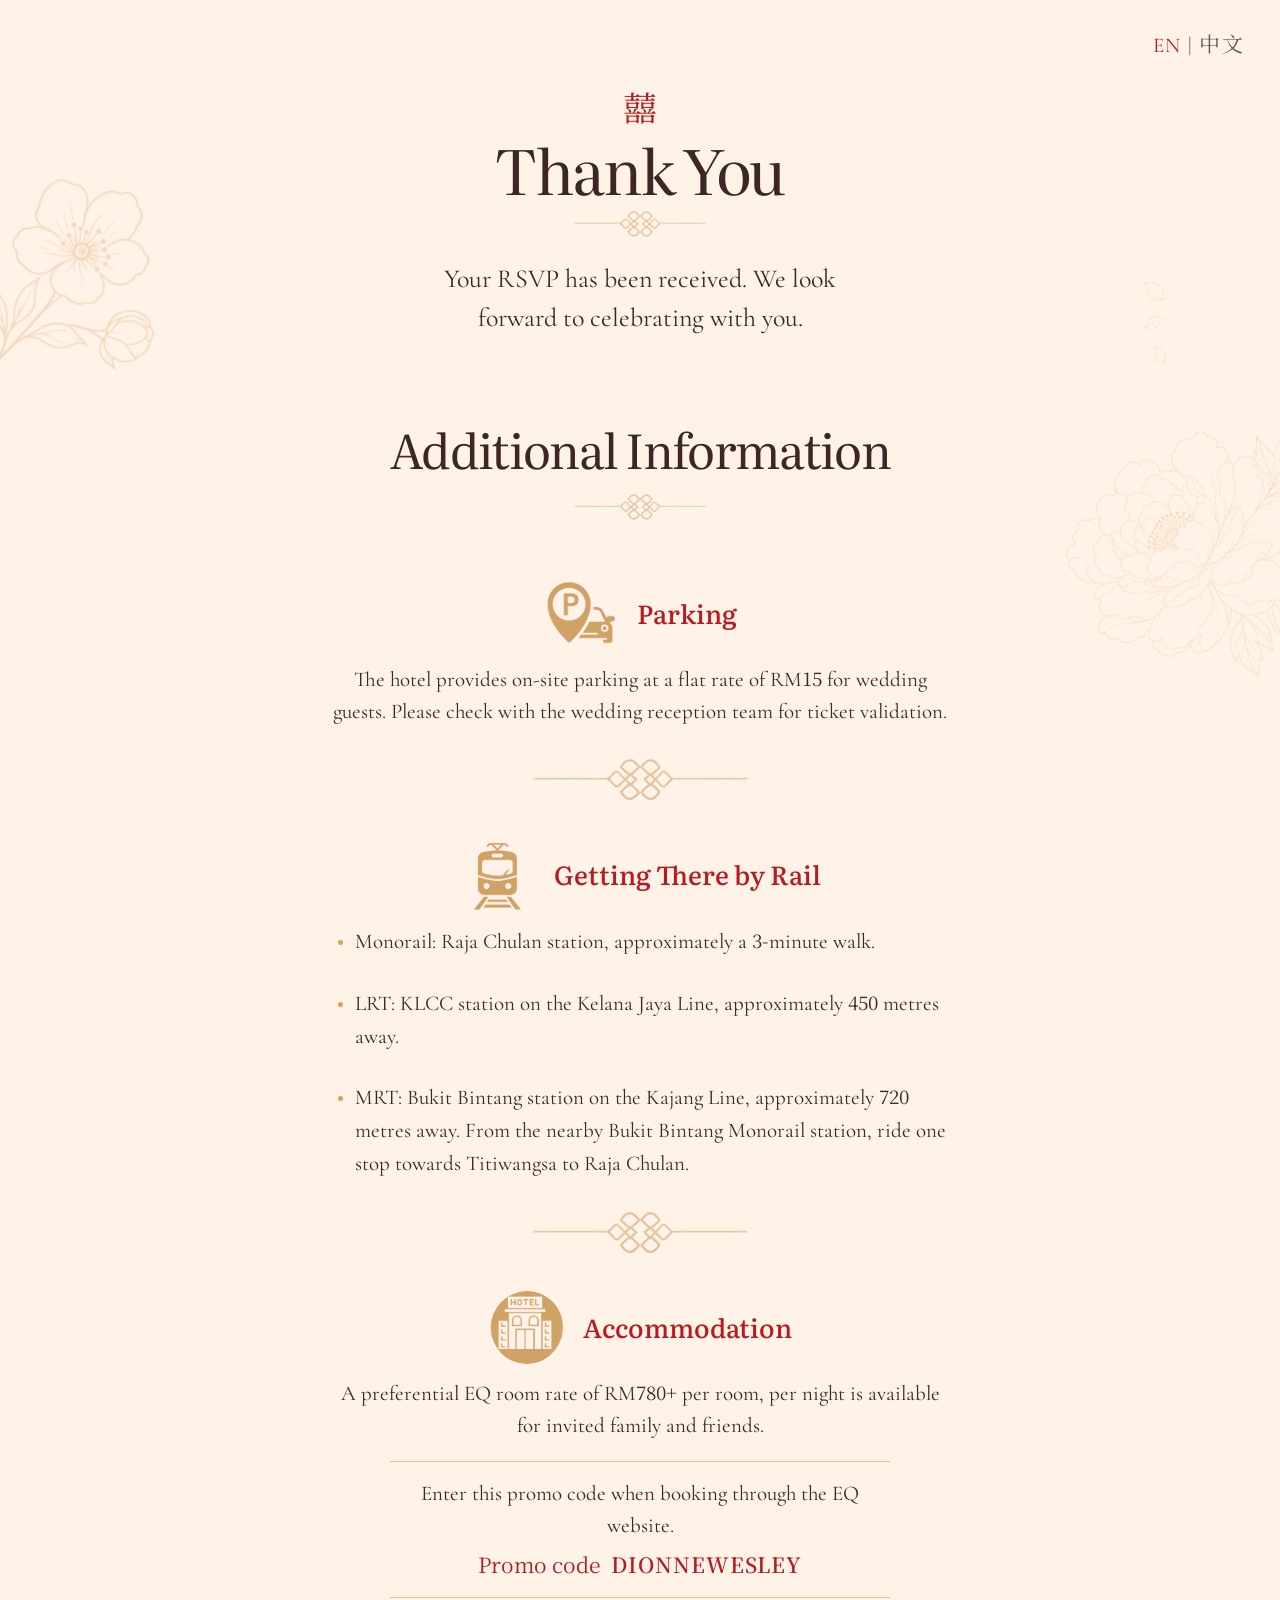
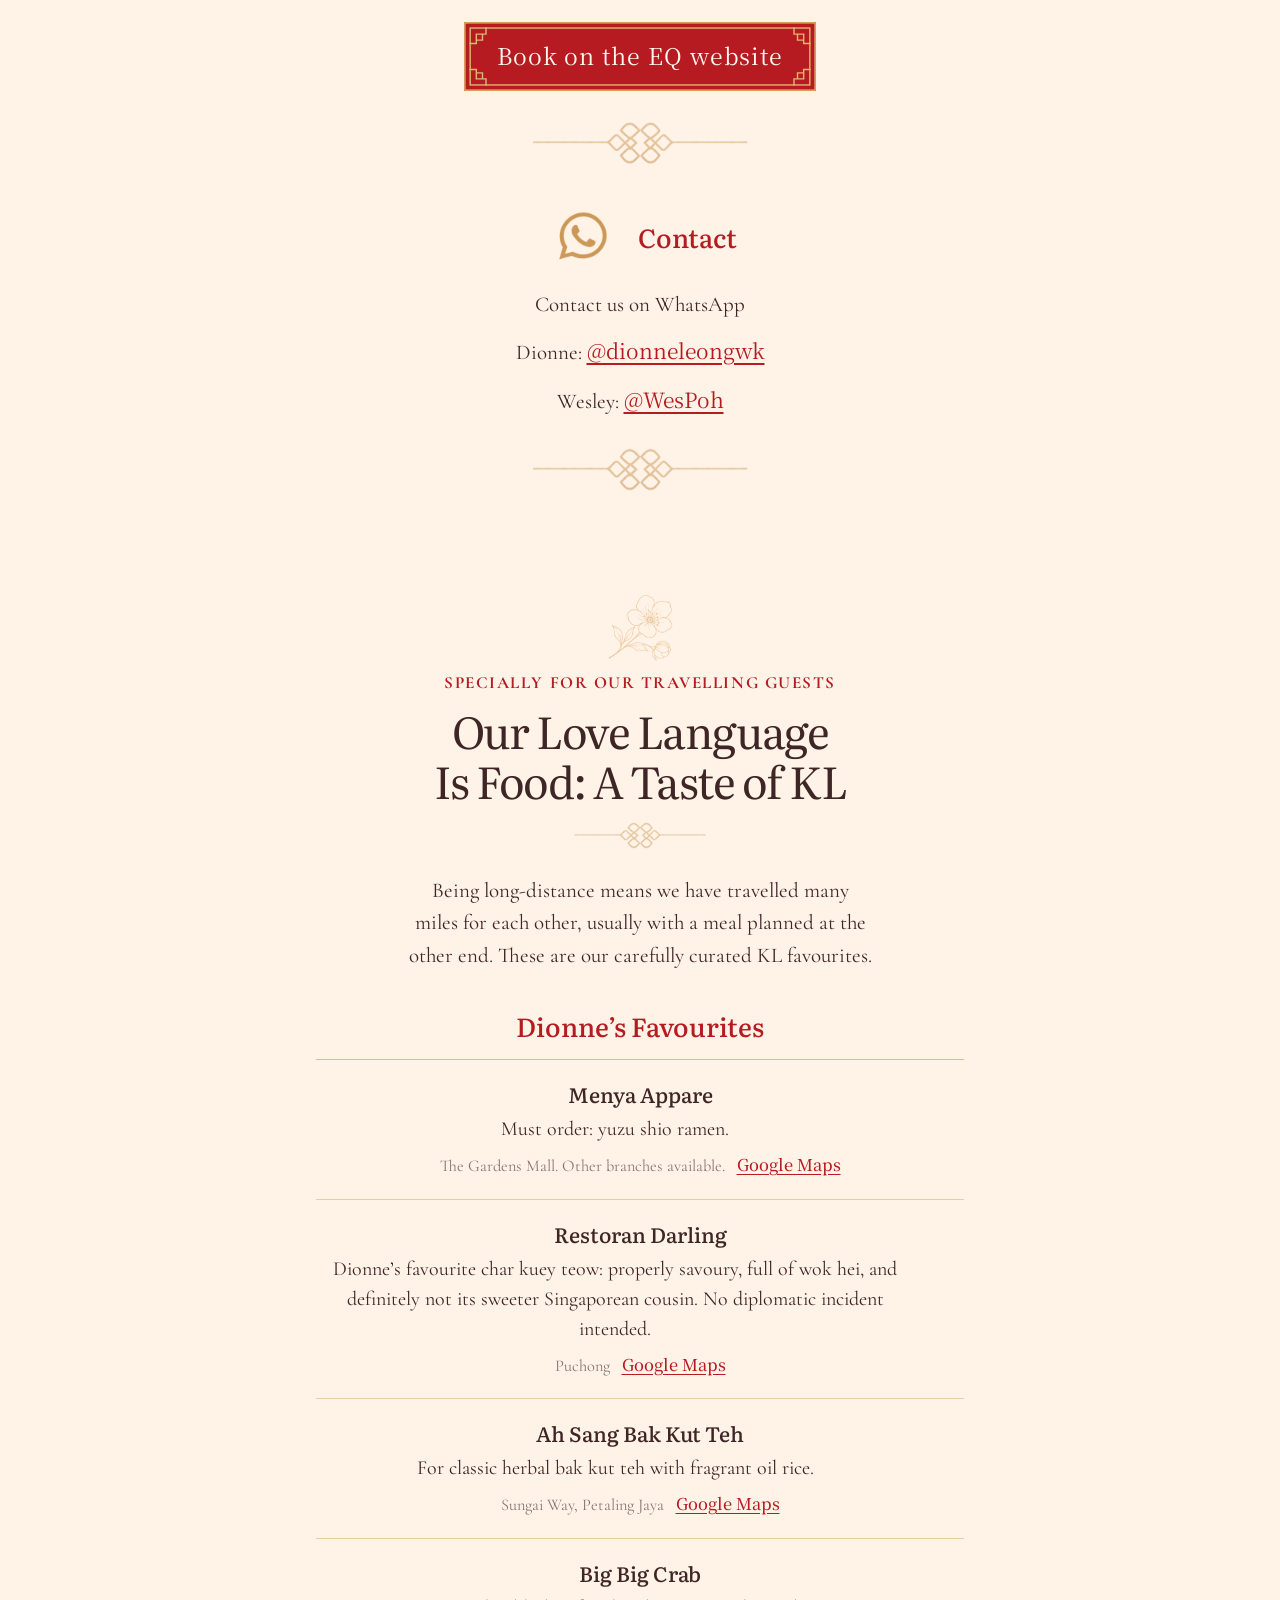
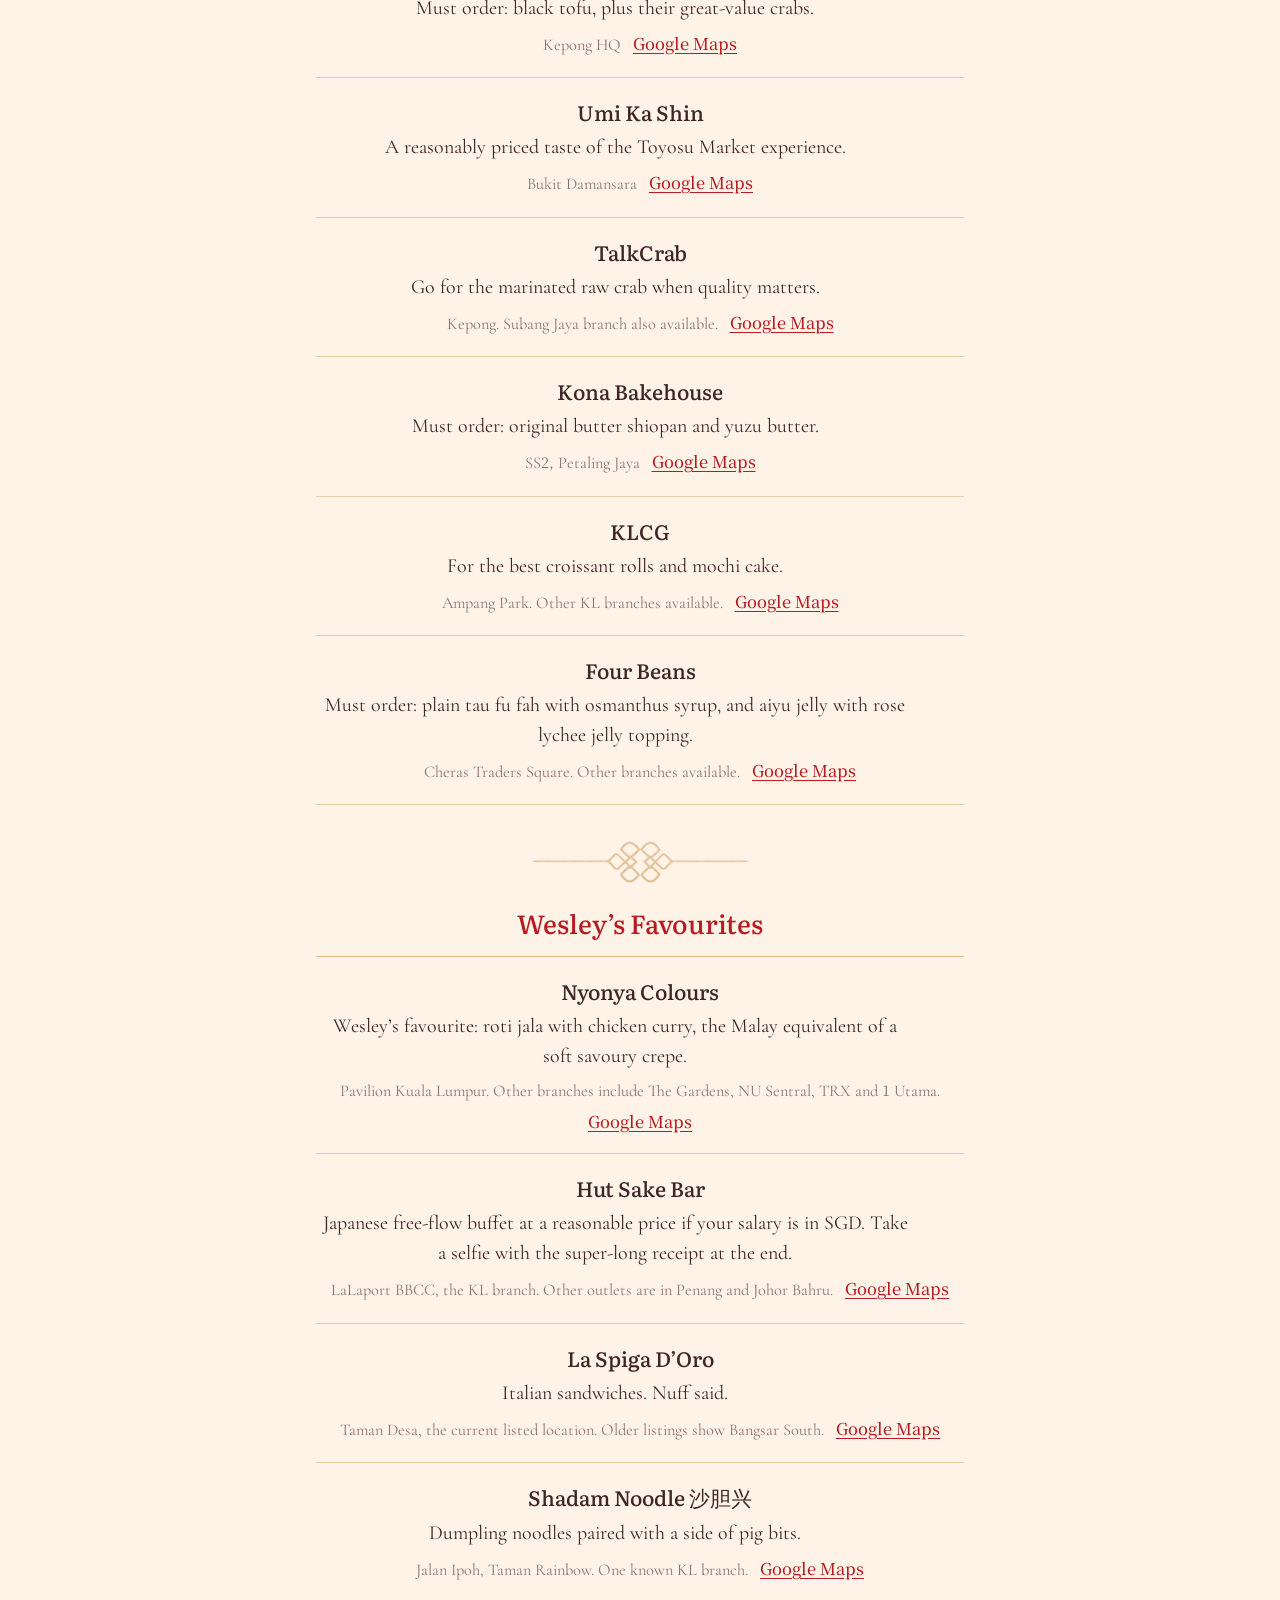
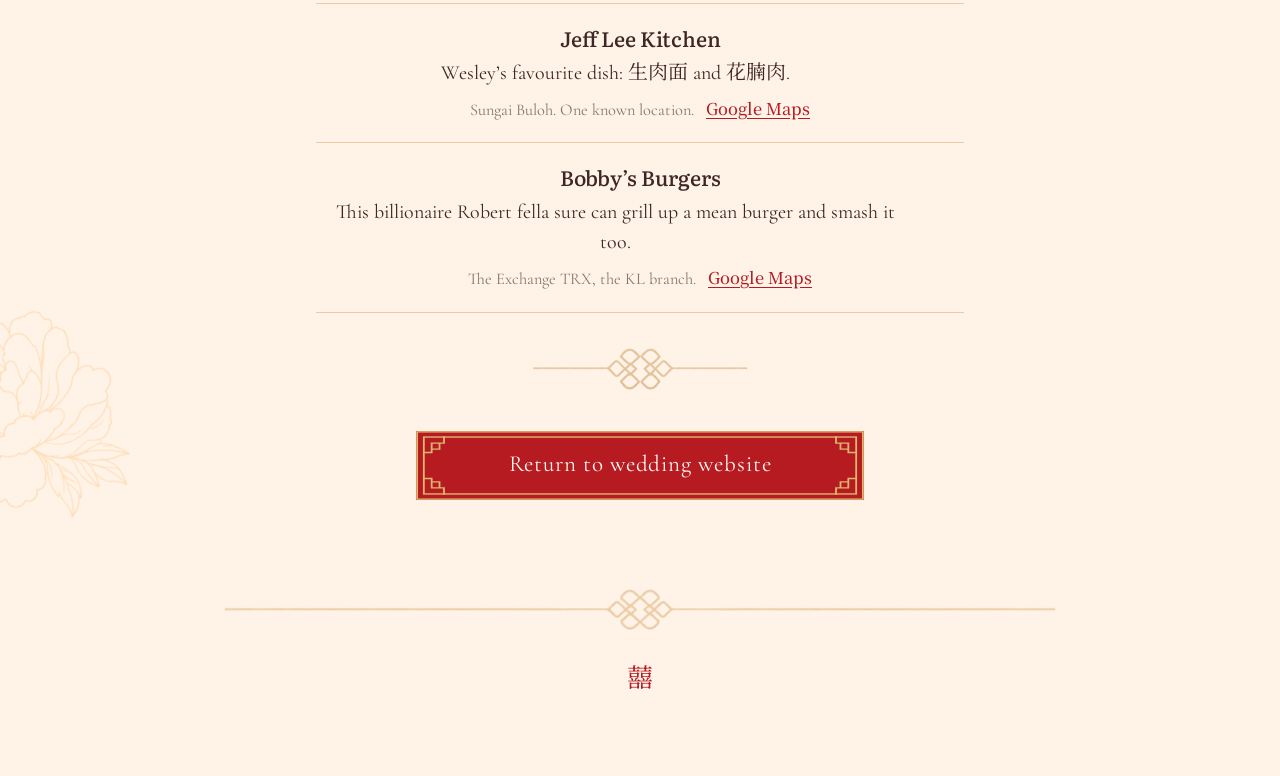
<file: thank-you.html>
<!doctype html>
<html lang="en">
  <head>
    <meta charset="UTF-8" />
    <meta name="viewport" content="width=device-width, initial-scale=1.0" />
    <meta name="description" content="Thank you for responding to Wesley and Dionne's wedding invitation." />
    <title>Thank You | Wesley &amp; Dionne</title>
    <link rel="preconnect" href="https://fonts.googleapis.com" />
    <link rel="preconnect" href="https://fonts.gstatic.com" crossorigin />
    <link
      href="https://fonts.googleapis.com/css2?family=Cormorant+Garamond:wght@400;500;600&amp;family=Literata:opsz,wght@7..72,400;7..72,500&amp;family=Ma+Shan+Zheng&amp;family=Noto+Serif+SC:wght@400;500;600&amp;display=swap"
      rel="stylesheet"
    />
    <link rel="stylesheet" href="rsvp.css" />
    <script src="thank-you.js" defer></script>
  </head>
  <body>
    <a class="skip-link" href="#main-content">Skip to content / 跳至内容</a>
    <button class="language-toggle" type="button" aria-label="Switch language">
      <span class="active" data-language="en">EN</span>
      <span aria-hidden="true">|</span>
      <span data-language="zh">中文</span>
    </button>

    <main class="rsvp-page thank-you-page" id="main-content" tabindex="-1">
      <img class="page-motif motif-left" src="assets/optimized/motif-blossom.png" width="512" height="428" alt="" />
      <img class="page-motif motif-right" src="assets/optimized/itinerary-peony.png" width="640" height="426" loading="lazy" alt="" />
      <img class="page-motif motif-lower-left" src="assets/optimized/motif-upper-peony.png" width="640" height="426" loading="lazy" alt="" />
      <img class="page-motif motif-petals" src="assets/optimized/motif-petals.png" width="128" height="192" loading="lazy" alt="" />

      <section class="thank-you-shell" aria-labelledby="thank-you-heading">
        <div class="double-happiness" aria-hidden="true">囍</div>
        <h1 id="thank-you-heading" data-i18n="heading">Thank You</h1>
        <img class="heading-knot" src="assets/optimized/motif-knot.png" width="512" height="316" alt="" />
        <p class="thank-you-message" id="thank-you-message"></p>
      </section>

      <section class="guest-information hidden" id="attending-information" aria-labelledby="information-heading">
        <h2 id="information-heading" data-i18n="informationHeading">Additional Information</h2>
        <img class="information-knot" src="assets/optimized/motif-knot.png" width="512" height="316" loading="lazy" alt="" />

        <div class="guest-information-grid">
          <article class="guest-information-section">
            <div class="information-heading-row">
              <img class="information-icon" src="assets/guest-parking-icon.png" width="384" height="358" loading="lazy" alt="" />
              <h3 data-i18n="parkingTitle">Parking</h3>
            </div>
            <p data-i18n="parkingCopy">
              The hotel provides on-site parking at a flat rate of RM15 for wedding guests. Please check with the wedding reception team for ticket validation.
            </p>
            <img class="information-section-knot" src="assets/optimized/motif-knot.png" width="512" height="316" loading="lazy" alt="" />
          </article>

          <article class="guest-information-section">
            <div class="information-heading-row">
              <img class="information-icon" src="assets/guest-rail-icon.png" width="309" height="384" loading="lazy" alt="" />
              <h3 data-i18n="transportTitle">Getting There by Rail</h3>
            </div>
            <ul>
              <li data-i18n="monorailCopy"><strong>Monorail:</strong> Raja Chulan station, approximately a 3-minute walk.</li>
              <li data-i18n="lrtCopy"><strong>LRT:</strong> KLCC station on the Kelana Jaya Line, approximately 450 metres away.</li>
              <li data-i18n="mrtCopy"><strong>MRT:</strong> Bukit Bintang station on the Kajang Line, approximately 720 metres away. From the nearby Bukit Bintang Monorail station, ride one stop towards Titiwangsa to Raja Chulan.</li>
            </ul>
            <img class="information-section-knot" src="assets/optimized/motif-knot.png" width="512" height="316" loading="lazy" alt="" />
          </article>

          <article class="guest-information-section">
            <div class="information-heading-row">
              <img class="information-icon" src="assets/guest-hotel-icon.png" width="378" height="384" loading="lazy" alt="" />
              <h3 data-i18n="roomTitle">Accommodation</h3>
            </div>
            <p data-i18n="roomCopy">
              A preferential EQ room rate of RM780+ per room, per night is available for invited family and friends.
            </p>
            <div class="hotel-promo-summary">
              <p data-i18n="promoInstruction">Enter this promo code when booking through the EQ website.</p>
              <p class="hotel-promo-code"><span data-i18n="promoCodeLabel">Promo code</span> <strong>DIONNEWESLEY</strong></p>
            </div>
            <a class="ornate-button express-interest-button" href="https://www.eqkualalumpur.equatorial.com/rooms/" target="_blank" rel="noopener noreferrer" data-i18n="bookWithEq">
              Book on the EQ website
            </a>
            <img class="information-section-knot" src="assets/optimized/motif-knot.png" width="512" height="316" loading="lazy" alt="" />
          </article>

          <article class="guest-information-section">
            <div class="information-heading-row">
              <img class="information-icon" src="assets/guest-whatsapp-icon.png" width="384" height="339" loading="lazy" alt="" />
              <h3 data-i18n="contactTitle">Contact</h3>
            </div>
            <p data-i18n="contactCopy">Contact us on WhatsApp</p>
            <p class="whatsapp-username">
              <span data-i18n="contactDionne">Dionne:</span>
              <a href="https://wa.me/dionneleongwk" target="_blank" rel="noopener noreferrer">@dionneleongwk</a>
            </p>
            <p class="whatsapp-username">
              <span data-i18n="contactWesley">Wesley:</span>
              <a href="https://wa.me/WesPoh" target="_blank" rel="noopener noreferrer">@WesPoh</a>
            </p>
            <img class="information-section-knot" src="assets/optimized/motif-knot.png" width="512" height="316" loading="lazy" alt="" />
          </article>
        </div>

        <section class="food-guide" aria-labelledby="food-guide-heading">
          <img class="food-guide-flower" src="assets/optimized/motif-blossom.png" width="768" height="552" loading="lazy" alt="" />
          <p class="food-guide-kicker" data-i18n="foodKicker">Specially for our travelling guests</p>
          <h2 id="food-guide-heading" data-i18n="foodHeading">Our Love Language Is Food: A Taste of KL</h2>
          <img class="information-knot food-guide-title-knot" src="assets/optimized/motif-knot.png" width="512" height="316" loading="lazy" alt="" />
          <p class="food-guide-intro" data-i18n="foodIntro">
            Being long-distance means we have travelled many miles for each other, usually with a meal planned at the other end. These are our carefully curated KL favourites.
          </p>

          <div class="food-favourites-grid">
            <article class="food-favourite-card">
              <h3 data-i18n="dionneFavourites">Dionne’s Favourites</h3>
              <ul class="food-recommendation-list">
                <li>
                  <h4>Menya Appare</h4>
                  <p class="food-pick" data-i18n="menyaPick">Must order: yuzu shio ramen.</p>
                  <p class="food-location-row">
                    <span data-i18n="menyaLocation">The Gardens Mall. Other branches available.</span>
                    <a href="https://www.google.com/maps/search/?api=1&amp;query=Menya+Appare+The+Gardens+Mall+Kuala+Lumpur" target="_blank" rel="noopener noreferrer" data-i18n="googleMaps">Google Maps</a>
                  </p>
                </li>

                <li>
                  <h4>Restoran Darling</h4>
                  <p class="food-pick" data-i18n="darlingPick">Dionne’s favourite char kuey teow: properly savoury, full of wok hei, and definitely not its sweeter Singaporean cousin. No diplomatic incident intended.</p>
                  <p class="food-location-row">
                    <span data-i18n="darlingLocation">Puchong</span>
                    <a href="https://www.google.com/maps/search/?api=1&amp;query=Restoran+Darling+30+Jalan+Helang+15+Puchong" target="_blank" rel="noopener noreferrer" data-i18n="googleMaps">Google Maps</a>
                  </p>
                </li>

                <li>
                  <h4>Ah Sang Bak Kut Teh</h4>
                  <p class="food-pick" data-i18n="ahSangPick">For classic herbal bak kut teh with fragrant oil rice.</p>
                  <p class="food-location-row">
                    <span data-i18n="ahSangLocation">Sungai Way, Petaling Jaya</span>
                    <a href="https://www.google.com/maps/search/?api=1&amp;query=Ah+Sang+Bak+Kut+Teh+531+Jalan+SS+9A%2F12+Petaling+Jaya" target="_blank" rel="noopener noreferrer" data-i18n="googleMaps">Google Maps</a>
                  </p>
                </li>

                <li>
                  <h4>Big Big Crab</h4>
                  <p class="food-pick" data-i18n="bigBigCrabPick">Must order: black tofu, plus their great-value crabs.</p>
                  <p class="food-location-row">
                    <span data-i18n="bigBigCrabLocation">Kepong HQ</span>
                    <a href="https://www.google.com/maps/search/?api=1&amp;query=Big+Big+Crab+Kepong+HQ" target="_blank" rel="noopener noreferrer" data-i18n="googleMaps">Google Maps</a>
                  </p>
                </li>

                <li>
                  <h4>Umi Ka Shin</h4>
                  <p class="food-pick" data-i18n="umiPick">A reasonably priced taste of the Toyosu Market experience.</p>
                  <p class="food-location-row">
                    <span data-i18n="umiLocation">Bukit Damansara</span>
                    <a href="https://www.google.com/maps/search/?api=1&amp;query=Umi+Ka+Shin+57-1+Jalan+Medan+Setia+1+Kuala+Lumpur" target="_blank" rel="noopener noreferrer" data-i18n="googleMaps">Google Maps</a>
                  </p>
                </li>

                <li>
                  <h4>TalkCrab</h4>
                  <p class="food-pick" data-i18n="talkCrabPick">Go for the marinated raw crab when quality matters.</p>
                  <p class="food-location-row">
                    <span data-i18n="talkCrabLocation">Kepong. Subang Jaya branch also available.</span>
                    <a href="https://www.google.com/maps/search/?api=1&amp;query=TalkCrab+11+Jalan+15+Taman+Desa+Jaya+Kepong" target="_blank" rel="noopener noreferrer" data-i18n="googleMaps">Google Maps</a>
                  </p>
                </li>

                <li>
                  <h4>Kona Bakehouse</h4>
                  <p class="food-pick" data-i18n="konaPick">Must order: original butter shiopan and yuzu butter.</p>
                  <p class="food-location-row">
                    <span data-i18n="konaLocation">SS2, Petaling Jaya</span>
                    <a href="https://www.google.com/maps/search/?api=1&amp;query=Kona+Bakehouse+49+Jalan+SS+2%2F30+Petaling+Jaya" target="_blank" rel="noopener noreferrer" data-i18n="googleMaps">Google Maps</a>
                  </p>
                </li>

                <li>
                  <h4>KLCG</h4>
                  <p class="food-pick" data-i18n="klcgPick">For the best croissant rolls and mochi cake.</p>
                  <p class="food-location-row">
                    <span data-i18n="klcgLocation">Ampang Park. Other KL branches available.</span>
                    <a href="https://www.google.com/maps/search/?api=1&amp;query=KLCG+Confectionery+Bakery+204A+Jalan+Ampang+Kuala+Lumpur" target="_blank" rel="noopener noreferrer" data-i18n="googleMaps">Google Maps</a>
                  </p>
                </li>

                <li>
                  <h4>Four Beans</h4>
                  <p class="food-pick" data-i18n="fourBeansPick">Must order: plain tau fu fah with osmanthus syrup, and aiyu jelly with rose lychee jelly topping.</p>
                  <p class="food-location-row">
                    <span data-i18n="fourBeansLocation">Cheras Traders Square. Other branches available.</span>
                    <a href="https://www.google.com/maps/search/?api=1&amp;query=Four+Beans+Soy+Desserts+Cheras+Traders+Square" target="_blank" rel="noopener noreferrer" data-i18n="googleMaps">Google Maps</a>
                  </p>
                </li>
              </ul>
            </article>

            <img class="information-section-knot food-person-divider" src="assets/optimized/motif-knot.png" width="512" height="316" loading="lazy" alt="" />

            <article class="food-favourite-card">
              <h3 data-i18n="wesleyFavourites">Wesley’s Favourites</h3>
              <ul class="food-recommendation-list">
                <li>
                  <h4>Nyonya Colours</h4>
                  <p class="food-pick" data-i18n="nyonyaPick">Wesley’s favourite: roti jala with chicken curry, the Malay equivalent of a soft savoury crepe.</p>
                  <p class="food-location-row">
                    <span data-i18n="nyonyaLocation">Pavilion Kuala Lumpur. Other branches include The Gardens, NU Sentral, TRX and 1 Utama.</span>
                    <a href="https://www.google.com/maps/search/?api=1&amp;query=Nyonya+Colors+Pavilion+Kuala+Lumpur+Lot+1.09.00+Level+1+Gourmet+Emporium" target="_blank" rel="noopener noreferrer" data-i18n="googleMaps">Google Maps</a>
                  </p>
                </li>

                <li>
                  <h4>Hut Sake Bar</h4>
                  <p class="food-pick" data-i18n="hutPick">Japanese free-flow buffet at a reasonable price if your salary is in SGD. Take a selfie with the super-long receipt at the end.</p>
                  <p class="food-location-row">
                    <span data-i18n="hutLocation">LaLaport BBCC, the KL branch. Other outlets are in Penang and Johor Bahru.</span>
                    <a href="https://www.google.com/maps/search/?api=1&amp;query=Hut+Sake+Bar+G97+LaLaport+Bukit+Bintang+2+Jalan+Hang+Tuah+Kuala+Lumpur" target="_blank" rel="noopener noreferrer" data-i18n="googleMaps">Google Maps</a>
                  </p>
                </li>

                <li>
                  <h4>La Spiga D’Oro</h4>
                  <p class="food-pick" data-i18n="laSpigaPick">Italian sandwiches. Nuff said.</p>
                  <p class="food-location-row">
                    <span data-i18n="laSpigaLocation">Taman Desa, the current listed location. Older listings show Bangsar South.</span>
                    <a href="https://www.google.com/maps/search/?api=1&amp;query=La+Spiga+D%27Oro+Unit+M-01+Wisma+JAG+Jalan+Desa+Utama+Taman+Desa+Kuala+Lumpur" target="_blank" rel="noopener noreferrer" data-i18n="googleMaps">Google Maps</a>
                  </p>
                </li>

                <li>
                  <h4>Shadam Noodle 沙胆兴</h4>
                  <p class="food-pick" data-i18n="shadamPick">Dumpling noodles paired with a side of pig bits.</p>
                  <p class="food-location-row">
                    <span data-i18n="shadamLocation">Jalan Ipoh, Taman Rainbow. One known KL branch.</span>
                    <a href="https://maps.app.goo.gl/1X2A8adqB55VPqrF9" target="_blank" rel="noopener noreferrer" data-i18n="googleMaps">Google Maps</a>
                  </p>
                </li>

                <li>
                  <h4>Jeff Lee Kitchen</h4>
                  <p class="food-pick" data-i18n="jeffLeePick">Wesley’s favourite dish: 生肉面 and 花腩肉.</p>
                  <p class="food-location-row">
                    <span data-i18n="jeffLeeLocation">Sungai Buloh. One known location.</span>
                    <a href="https://www.google.com/maps/search/?api=1&amp;query=Jeff+Lee+Kitchen+Lot+4133+Jalan+Perkhidmatan+Kampung+Baru+Sungai+Buloh" target="_blank" rel="noopener noreferrer" data-i18n="googleMaps">Google Maps</a>
                  </p>
                </li>

                <li>
                  <h4>Bobby’s Burgers</h4>
                  <p class="food-pick" data-i18n="bobbysPick">This billionaire Robert fella sure can grill up a mean burger and smash it too.</p>
                  <p class="food-location-row">
                    <span data-i18n="bobbysLocation">The Exchange TRX, the KL branch.</span>
                    <a href="https://www.google.com/maps/search/?api=1&amp;query=Bobby%27s+Burgers+The+Exchange+TRX+Kuala+Lumpur" target="_blank" rel="noopener noreferrer" data-i18n="googleMaps">Google Maps</a>
                  </p>
                </li>
              </ul>
            </article>
          </div>

          <img class="information-section-knot food-guide-ending-knot" src="assets/optimized/motif-knot.png" width="512" height="316" loading="lazy" alt="" />
        </section>
      </section>

      <section class="thank-you-actions">
        <a class="ornate-button home-button" href="index.html" data-i18n="returnWebsite">
          Return to wedding website
        </a>
      </section>
    </main>

    <footer aria-hidden="true">
      <div class="footer-divider">
        <img class="footer-knot" src="assets/hero-name-divider.png" width="2172" height="724" loading="lazy" alt="" />
      </div>
      <span>囍</span>
    </footer>
  </body>
</html>
</file>
<file: styles.css>
:root {
  --cream: #fff2e7;
  --cream-light: #fff8f1;
  --red: #a9212a;
  --red-dark: #861922;
  --gold: #c9973e;
  --gold-soft: #deb86e;
  --ink: #3e2626;
  --serif: "Cormorant Garamond", "Noto Serif SC", Georgia, serif;
}

* { box-sizing: border-box; }

html {
  scroll-behavior: smooth;
  font-size: 100%;
  -webkit-text-size-adjust: 100%;
  text-size-adjust: 100%;
}

body {
  margin: 0;
  color: var(--ink);
  background: var(--cream);
  font-family: var(--serif);
  font-size: 1.125rem;
  line-height: 1.55;
  -webkit-font-smoothing: antialiased;
  -moz-osx-font-smoothing: grayscale;
  text-rendering: optimizeLegibility;
}

button, a { font: inherit; }

.skip-link {
  position: fixed;
  z-index: 100;
  top: 8px;
  left: 8px;
  padding: 10px 14px;
  color: #fff8f1;
  background: var(--red-dark);
  text-decoration: none;
  transform: translateY(-160%);
}
.skip-link:focus { transform: translateY(0); }

.language-toggle {
  position: absolute;
  z-index: 10;
  top: clamp(24px, 5vw, 70px);
  right: max(calc((100vw - 1478px) / 2 + 70px), 32px);
  border: 0;
  padding: 8px;
  min-width: 44px;
  min-height: 44px;
  color: var(--ink);
  background: transparent;
  cursor: pointer;
  font-family: "Cormorant Garamond", "Noto Serif SC", Georgia, serif;
  letter-spacing: .06em;
}

.language-toggle span { opacity: .76; }
.language-toggle .active { opacity: 1; color: var(--red); }

main { overflow: hidden; }

.section-shell {
  position: relative;
  width: min(980px, calc(100% - 40px));
  margin-inline: auto;
}

.hero {
  width: min(1478px, 100%);
  min-height: 0;
  padding: 0;
  display: block;
}

.hero-art-wrap {
  position: relative;
  aspect-ratio: 1478 / 990;
  overflow: hidden;
  background: transparent;
}

.hero-outer-motif {
  position: absolute;
  z-index: 1;
  height: auto;
  object-fit: contain;
  opacity: .58;
  mix-blend-mode: multiply;
  pointer-events: none;
  user-select: none;
}

.hero-border { inset: 0; width: 100%; height: 100%; opacity: .68; }
.hero-left-florals { top: 21%; left: 1.5%; width: 33%; }
.hero-right-peony { top: 13%; right: 5%; width: 29%; }
.hero-right-blossoms { top: 44%; right: 4%; width: 16%; }

.hero-emblem-extracted {
  position: absolute;
  top: 6.5%;
  left: 40.2%;
  width: 19.6%;
  aspect-ratio: 1;
  background: #b61b21;
  -webkit-mask: url("assets/optimized/double-happiness.png") center / contain no-repeat;
  mask: url("assets/optimized/double-happiness.png") center / contain no-repeat;
}

.hero-kicker-image {
  position: absolute;
  z-index: 2;
  top: 44.5%;
  left: 34.5%;
  width: 31%;
}

.hero-kicker-image img {
  display: block;
  width: 100%;
  height: auto;
}

.hero-name-group {
  position: absolute;
  z-index: 2;
  top: 61.5%;
  left: 8%;
  width: 84%;
}

.hero-names-live {
  margin: 0;
  color: var(--ink);
  font-family: "Literata", Georgia, serif;
  font-size: clamp(1.8125rem, 6.9vw, 6.375rem);
  font-optical-sizing: auto;
  font-weight: 400;
  line-height: 1.05;
  letter-spacing: -.045em;
  text-align: center;
  white-space: nowrap;
}

.hero-names-live span {
  color: inherit;
  font-weight: 400;
}

.hero-center-divider {
  position: relative;
  width: 62%;
  height: clamp(42px, 5.4vw, 80px);
  margin: 0 auto;
  overflow: hidden;
}
.hero-center-knot {
  position: absolute;
  top: 50%;
  left: 0;
  display: block;
  width: 100%;
  height: auto;
  transform: translateY(-50%);
  opacity: .66;
}

.corner {
  position: absolute;
  top: 24px;
  width: 132px;
  height: 132px;
  border-top: 1px solid var(--gold-soft);
}

.corner::before {
  content: "";
  position: absolute;
  top: -1px;
  width: 26px;
  height: 26px;
  border: 3px double var(--gold-soft);
}

.corner-top-left { left: 0; border-left: 1px solid var(--gold-soft); }
.corner-top-left::before { left: 0; }
.corner-top-right { right: 0; border-right: 1px solid var(--gold-soft); }
.corner-top-right::before { right: 0; }

.double-happiness {
  width: 148px;
  height: 148px;
  object-fit: contain;
  margin-bottom: 36px;
}

.script-line {
  margin: 0 0 4px;
  color: var(--gold);
  font-family: "Parisienne", cursive;
  font-size: clamp(2.1875rem, 5vw, 3.375rem);
}

h1, h2, p { margin-top: 0; }

h1 {
  margin-bottom: 24px;
  font-size: clamp(3.875rem, 9vw, 6.5rem);
  font-weight: 500;
  line-height: .96;
  letter-spacing: -.035em;
}

h1 span { color: var(--red); font-weight: 400; }

.ornament-line {
  width: 280px;
  display: flex;
  align-items: center;
  gap: 12px;
  color: var(--gold);
}

.ornament-line::before,
.ornament-line::after {
  content: "";
  flex: 1;
  height: 1px;
  background: var(--gold-soft);
}

.ornament-line i {
  width: 13px;
  height: 13px;
  display: block;
  border: 1px solid var(--gold);
  transform: rotate(45deg);
}

.ornament-line.small { width: 190px; margin: 8px auto 0; }

.wedding-date {
  margin: 22px 0 48px;
  font-size: 1.6875rem;
  letter-spacing: .28em;
}

.motif {
  position: absolute;
  pointer-events: none;
  user-select: none;
}

.peony {
  width: clamp(190px, 25vw, 300px);
  height: auto;
  opacity: .62;
  mix-blend-mode: multiply;
}

.cloud-divider {
  width: min(620px, 88%);
  height: 120px;
  object-fit: contain;
  opacity: .62;
  mix-blend-mode: multiply;
}

.welcome {
  max-width: 620px;
  margin-top: 38px;
  padding: 76px 18px;
  text-align: center;
  font-size: 1.25rem;
}

.section-motif {
  position: absolute;
  z-index: 0;
  height: auto;
  object-fit: contain;
  opacity: .5;
  pointer-events: none;
  user-select: none;
}

.welcome-knot-top { width: 190px; top: -10px; left: 50%; transform: translateX(-50%); }
.welcome-blossom {
  width: 150px;
  height: auto;
  top: 78px;
  left: -68px;
}
.welcome-peony {
  width: 245px;
  height: auto;
  top: 22px;
  right: -82px;
}
.welcome-knot-bottom { width: 190px; bottom: -10px; left: 50%; transform: translateX(-50%); }

.welcome > h2,
.welcome > p {
  position: relative;
  z-index: 1;
}

.welcome > p {
  max-width: 445px;
  margin-right: auto;
  margin-left: auto;
}
.welcome > p strong {
  display: block;
  margin-top: 1.15em;
  font-weight: 600;
  font-size: clamp(.72rem, 3vw, 1.125rem);
  white-space: nowrap;
}

.section-knot { color: var(--gold); font-size: 1.875rem; margin-bottom: 28px; }

.photo-moment {
  min-height: 840px;
  margin-top: -46px;
  padding: 28px 0 160px;
  display: grid;
  place-items: center;
}

.photo-cloud-left { width: 275px; top: 2px; left: -145px; }
.photo-petals { width: 66px; top: 92px; right: 24px; }
.photo-peony { width: 275px; right: -68px; bottom: -12px; }
.photo-cloud-right { width: 260px; right: -70px; bottom: -14px; }

.photo-moment .carousel { position: relative; z-index: 1; transform: translateY(52px); }

.carousel {
  position: relative;
  width: min(760px, 88vw);
  height: min(630px, 117vw);
  overflow: hidden;
  background: transparent;
}

.carousel-track {
  display: flex;
  width: 100%;
  height: 100%;
  transform: translate3d(0, 0, 0);
  transition: transform .9s cubic-bezier(.22, .61, .36, 1);
  will-change: transform;
}

.carousel-slide {
  position: relative;
  flex: 0 0 100%;
  min-width: 100%;
  width: 100%;
  height: 100%;
  display: grid;
  place-items: center;
  color: var(--ink);
  letter-spacing: .12em;
}

.carousel-photo {
  display: block;
  width: min(760px, 88vw);
  height: auto;
  object-position: center;
  background: rgba(255, 248, 241, .2);
}

.carousel-slide.portrait .carousel-photo {
  width: min(420px, 72vw);
}

.cloud-image {
  position: absolute;
  width: 270px;
  height: auto;
  opacity: .48;
  mix-blend-mode: multiply;
}
.cloud-before { left: -2%; top: 42px; }
.cloud-after { right: -3%; bottom: 54px; transform: scaleX(-1); }

.petal {
  position: absolute;
  width: 18px;
  height: 11px;
  border: 1px solid var(--gold-soft);
  border-radius: 100% 0 100% 0;
  transform: rotate(35deg);
}
.petal-one { top: 24%; right: 9%; }
.petal-two { top: 30%; right: 6%; transform: rotate(64deg); }

.section-heading { text-align: center; margin-bottom: 54px; }
.section-heading h2 {
  margin-bottom: 0;
  font-size: clamp(2.875rem, 6vw, 4.125rem);
  font-weight: 600;
  line-height: 1.05;
}

.itinerary { padding: 34px 0 62px; }
.itinerary .section-heading h2 {
  font-family: "Literata", Georgia, serif;
  font-optical-sizing: auto;
  font-weight: 400;
  letter-spacing: -.04em;
}

.itinerary-heading-knot {
  display: block;
  width: 190px;
  height: 48px;
  margin: -2px auto 0;
  object-fit: cover;
  object-position: center;
  opacity: .62;
}
.itinerary-peony {
  right: -8%;
  top: 160px;
  width: 410px;
  opacity: .68;
  mix-blend-mode: multiply;
}

.timeline {
  position: relative;
  width: min(510px, 90%);
  margin: 0 auto;
  padding: 0;
  list-style: none;
}

.timeline::before {
  content: "";
  position: absolute;
  top: -40px;
  bottom: -40px;
  left: 24px;
  width: 1px;
  background: var(--gold);
}

.timeline::after {
  content: "";
  position: absolute;
  z-index: 2;
  top: -43px;
  bottom: -43px;
  left: 22px;
  width: 5px;
  background:
    radial-gradient(circle at center 3px, var(--gold) 0 2.5px, transparent 3px),
    radial-gradient(circle at center calc(100% - 3px), var(--gold) 0 2.5px, transparent 3px);
  pointer-events: none;
}

.timeline li {
  position: relative;
  display: grid;
  grid-template-columns: 50px 1fr;
  gap: 34px;
  align-items: start;
  min-height: 128px;
}

.timeline li:last-child { min-height: 49px; }

.timeline-mark {
  z-index: 1;
  width: 49px;
  height: 49px;
  display: block;
  object-fit: contain;
  background: transparent;
  border: 0;
  border-radius: 50%;
}

.timeline time { color: var(--red); font-size: 1.75rem; font-weight: 600; }
.timeline p { margin: 0; font-size: 1.625rem; }

.itinerary-bottom-knot {
  display: block;
  width: 190px;
  height: auto;
  margin: 16px auto 0;
  opacity: .62;
}

.venue {
  padding: 78px 20px 38px;
  text-align: center;
}
.venue-floral {
  position: absolute;
  z-index: 0;
  left: -245px;
  top: 18px;
  width: 430px;
  height: auto;
  opacity: .25;
  mix-blend-mode: multiply;
  pointer-events: none;
}
.venue > :not(.venue-floral) { position: relative; z-index: 1; }
.venue h2 {
  margin: 0;
  font-family: "Literata", Georgia, serif;
  font-size: clamp(2.5rem, 5vw, 3.5rem);
  font-weight: 400;
  letter-spacing: -.04em;
  line-height: 1.1;
}
.venue p { margin: 0; }
.venue p.venue-date {
  margin-bottom: 0;
  font-size: clamp(1.625rem, 3vw, 2.0625rem);
  font-weight: 600;
}
.venue-name { font-size: clamp(1.625rem, 3vw, 2.0625rem); font-weight: 600; }
.venue-room { font-size: clamp(1.25rem, 2.4vw, 1.5625rem); }
.calendar-actions {
  display: flex;
  flex-wrap: wrap;
  justify-content: center;
  gap: 10px 28px;
  margin: 10px 0 24px;
}
.venue-map {
  width: min(680px, 100%);
  margin: 34px auto 10px;
}
.venue-map iframe {
  display: block;
  width: 100%;
  aspect-ratio: 16 / 9;
  border: 1px solid rgba(201, 151, 62, .58);
  filter: saturate(.72) sepia(.08);
}
.venue-map-links {
  display: flex;
  flex-wrap: wrap;
  justify-content: center;
  gap: 10px 28px;
  margin-top: 14px;
}
.venue-map a,
.calendar-actions a {
  display: inline-flex;
  min-height: 44px;
  align-items: center;
  color: var(--ink);
  font-size: clamp(1.4375rem, 2.7vw, 1.8125rem);
  line-height: 1.25;
  text-decoration-color: rgba(201, 151, 62, .8);
  text-underline-offset: .22em;
}
.venue-map a:hover,
.calendar-actions a:hover { color: var(--red); }
.venue-heading-knot {
  display: block;
  width: 190px;
  height: 48px;
  margin: -2px auto 16px;
  object-fit: cover;
  object-position: center;
  opacity: .62;
}
.venue-bottom-knot,
.attire-bottom-knot {
  display: block;
  width: 190px;
  height: 48px;
  object-fit: cover;
  object-position: center;
  opacity: .62;
}
.venue-bottom-knot { margin: 8px auto 0; }
.attire-bottom-knot { margin: 12px auto 0; }

.attire { padding: 8px 0 70px; text-align: center; }
.attire .section-heading { margin-bottom: 12px; }
.attire-heading-knot {
  display: block;
  width: 190px;
  height: 48px;
  margin: -2px auto 0;
  object-fit: cover;
  object-position: center;
  opacity: .62;
}
.attire-layout {
  display: grid;
  grid-template-columns: 108px 166px 108px;
  align-items: center;
  justify-content: center;
  column-gap: 4px;
}
.attire-copy { min-width: 0; }
.attire-layout p { margin: 0; font-size: 1.5rem; }
.attire-layout p span,
.attire-layout p em { display: block; }
.attire-layout p em { font-style: normal; font-weight: 500; }
.attire-illustration {
  width: 125px;
  height: 175px;
  object-fit: contain;
  opacity: .86;
  mix-blend-mode: multiply;
}
.attire-dress { width: 105px; height: 158px; transform: translateX(-13px); }

.tea-info {
  max-width: 980px;
  min-height: 430px;
  padding: 58px 20px 68px;
  text-align: center;
}
.tea-info .section-heading { margin-bottom: 14px; }
.tea-info .section-heading h2 {
  font-family: "Literata", Georgia, serif;
  font-size: clamp(2.375rem, 5vw, 3.5rem);
  font-weight: 400;
  letter-spacing: -.04em;
}
.tea-heading-knot {
  display: block;
  width: 190px;
  height: 48px;
  margin: -2px auto 8px;
  object-fit: cover;
  object-position: center;
  opacity: .62;
}
.tea-info > p {
  position: relative;
  z-index: 2;
  max-width: 440px;
  margin: 0 auto;
  font-size: 1.4375rem;
  line-height: 1.45;
}
.tea-motif {
  position: absolute;
  z-index: 1;
  height: auto;
  object-fit: contain;
  opacity: .58;
  mix-blend-mode: multiply;
  pointer-events: none;
}
.tea-blossom { left: -34px; top: 148px; width: 225px; transform: rotate(-7deg); opacity: .40; }
.tea-peony { right: -54px; top: 82px; width: 330px; }

.rsvp-section {
  padding: 90px 20px 170px;
  text-align: center;
}

.rsvp-deadline {
  margin-bottom: 36px;
  font-size: clamp(1.5rem, 3vw, 1.9375rem);
  font-weight: 600;
}

.rsvp-button + .rsvp-deadline {
  margin-top: 36px;
  margin-bottom: 0;
}

.rsvp-button {
  position: relative;
  display: inline-block;
  width: min(460px, 92vw);
  min-width: 0;
  box-sizing: border-box;
  padding: 15px 24px 16px;
  color: #fff8f1;
  background-color: #b61b21;
  background-image: url("assets/rsvp-border.svg");
  background-position: center;
  background-size: 100% 100%;
  background-repeat: no-repeat;
  border: 0;
  box-shadow: none;
  text-decoration: none;
  font-size: clamp(1.125rem, 4vw, 1.75rem);
  letter-spacing: .12em;
  white-space: nowrap;
  transition: background-color .2s ease, transform .2s ease;
}
.rsvp-button:hover { background-color: var(--red-dark); transform: translateY(-2px); }
.rsvp-button:focus-visible,
.language-toggle:focus-visible,
.calendar-actions a:focus-visible,
.venue-map a:focus-visible,
footer a:focus-visible {
  outline: 3px solid var(--gold);
  outline-offset: 4px;
}

footer {
  width: min(900px, calc(100% - 40px));
  margin: 0 auto;
  padding: 0 20px 110px;
  text-align: center;
}
.footer-divider {
  display: block;
  width: min(860px, 100%);
  margin: 0 auto 20px;
}
.footer-knot {
  display: block;
  width: 100%;
  height: 48px;
  margin: 0 auto;
  object-fit: cover;
  object-position: center;
  opacity: .68;
}
.footer-double-happiness {
  display: block;
  margin: 0 auto;
  color: #b61b21;
  font-family: "Noto Serif SC", serif;
  font-size: 1.75rem;
  font-weight: 600;
  line-height: 1;
}

.sr-only {
  position: absolute;
  width: 1px;
  height: 1px;
  padding: 0;
  margin: -1px;
  overflow: hidden;
  clip: rect(0, 0, 0, 0);
  white-space: nowrap;
  border: 0;
}

html[lang="zh"] body { font-family: "Ma Shan Zheng", "Noto Serif SC", serif; font-weight: 400; }
html[lang="zh"] .script-line { font-family: "Ma Shan Zheng", "Noto Serif SC", serif; font-size: 1.875rem; font-weight: 400; letter-spacing: .3em; }
html[lang="zh"] .itinerary .section-heading h2 {
  font-family: "Ma Shan Zheng", "Noto Serif SC", serif;
  letter-spacing: .02em;
}
html[lang="zh"] .venue h2,
html[lang="zh"] .attire .section-heading h2,
html[lang="zh"] .tea-info .section-heading h2 {
  font-family: "Ma Shan Zheng", "Noto Serif SC", serif;
  font-size: clamp(2.875rem, 6vw, 4.125rem);
  font-weight: 400;
  line-height: 1.05;
  letter-spacing: .02em;
}
html[lang="zh"] .timeline {
  font-family: "Ma Shan Zheng", "Noto Serif SC", serif;
}
html[lang="zh"] .venue p,
html[lang="zh"] .attire-layout p,
html[lang="zh"] .tea-info > p {
  font-family: "Ma Shan Zheng", "Noto Serif SC", serif;
}
html[lang="zh"] .timeline time,
html[lang="zh"] .venue-name,
html[lang="zh"] .attire-layout p em,
html[lang="zh"] .rsvp-deadline,
html[lang="zh"] .footer-double-happiness { font-weight: 400; }
html[lang="zh"] .latin-text,
html[lang="zh"] .rsvp-button {
  font-family: "Noto Serif SC", serif;
  font-weight: 400;
}
html[lang="en"] .latin-text { font-family: "Noto Serif SC", serif; }
.number-text { font-size: .86em; }
.venue-date .number-text { font-weight: 600; }
html[lang="zh"] .venue p.venue-date,
html[lang="zh"] .venue p.venue-date .number-text {
  font-weight: 600;
}
html[lang="zh"] .timeline time { font-size: 1.4375rem; }
html[lang="zh"] .timeline p { font-size: 1.3125rem; }

@media (max-width: 640px) {
  body { font-size: 1rem; }
  .hero-names-live { font-size: clamp(2.125rem, 10vw, 2.5rem); }
  .venue h2,
  .itinerary .section-heading h2,
  .attire .section-heading h2,
  .tea-info .section-heading h2,
  html[lang="zh"] .venue h2,
  html[lang="zh"] .itinerary .section-heading h2,
  html[lang="zh"] .attire .section-heading h2,
  html[lang="zh"] .tea-info .section-heading h2 {
    font-size: clamp(1.875rem, 8.5vw, 2.125rem);
    line-height: 1.12;
  }
  .language-toggle {
    position: fixed;
    top: 14px;
    right: 12px;
    padding: 7px 9px;
    color: var(--ink);
    background: rgba(255, 242, 231, .68);
    font-size: 1.25rem;
    font-weight: 600;
    opacity: 0;
    pointer-events: none;
    transition: opacity .2s ease;
  }
  .language-toggle.mobile-sticky-visible { opacity: 1; pointer-events: auto; }
  .language-toggle:focus-visible { opacity: 1; pointer-events: auto; }
  .language-toggle span { opacity: 1; }
  .section-shell { width: min(100% - 26px, 980px); }
  .hero { min-height: 0; padding: 0; }
  .corner { width: 76px; height: 90px; }
  .double-happiness { width: 112px; height: 112px; }
  .peony { width: 180px; opacity: .28; }
  .wedding-date { font-size: 1.25rem; letter-spacing: .19em; }
  .welcome { font-size: 1.125rem; }
  .welcome > p { font-size: 1.1875rem; line-height: 1.55; }
  html[lang="zh"] .welcome > p { font-size: 1.5rem; line-height: 1.65; }
  html[lang="zh"] .rsvp-deadline {
    font-size: 1.0625rem;
    max-width: 22rem;
    margin-inline: auto;
    text-wrap: balance;
  }
  .welcome { margin-top: 24px; padding: 62px 14px; }
  .welcome-knot-top, .welcome-knot-bottom { width: 125px; }
  .welcome-blossom { width: 100px; left: -28px; top: 68px; }
  .welcome-peony { width: 140px; right: -34px; top: 34px; }
  .photo-cloud-left { width: 185px; left: -125px; top: 4px; }
  .photo-petals { width: 48px; right: 2px; }
  .photo-peony { width: 175px; right: -68px; bottom: 8px; }
  .venue-map { width: min(100%, 34rem); margin-top: 26px; }
  .venue-map iframe { aspect-ratio: 4 / 3; }
  .venue-map a,
  .calendar-actions a { font-size: 1.3125rem; }
  .photo-cloud-right { width: 185px; right: -90px; }
  .photo-moment .carousel { transform: translateY(30px); }
  .photo-moment { min-height: 650px; padding-block: 35px 150px; }
  .photo-moment { margin-top: -26px; padding-top: 22px; }
  .carousel { width: 100vw; }
  .carousel-photo { width: 100vw; }
  .carousel-slide.portrait .carousel-photo { width: min(78vw, 340px); }
  .cloud-before { left: -110px; }
  .cloud-after { right: -115px; }
  .itinerary-peony { right: -38%; top: 225px; width: 275px; opacity: .46; }
  .itinerary { padding-top: 55px; padding-bottom: 42px; }
  .timeline li { gap: 20px; }
  .timeline time { font-size: 1.375rem; }
  .timeline p { font-size: 1.25rem; }
  .venue { padding-top: 58px; padding-bottom: 30px; }
  .venue-floral { left: -150px; top: 18px; width: 270px; opacity: .20; }
  .itinerary { padding-top: 28px; }
  .attire { padding-top: 8px; }
  .attire-layout { grid-template-columns: 80px 125px 80px; column-gap: 0; }
  .attire-illustration { width: 88px; height: 130px; }
  .attire-dress { width: 78px; transform: translateX(-8px); }
  .attire-copy { min-width: 135px; }
  .venue p.venue-date,
  .venue-name { font-size: 1.4375rem; }
  .venue-room { font-size: 1.1875rem; }
  .attire-layout p { font-size: 1.1875rem; }
  .attire { padding-bottom: 62px; }
  .tea-info { min-height: 390px; padding: 48px 14px 56px; }
  .tea-info > p { font-size: 1.1875rem; }
  html[lang="zh"] .attire-layout p,
  html[lang="zh"] .tea-info > p { font-size: 1.375rem; line-height: 1.6; }
  html[lang="zh"] .venue p { font-size: 1.375rem; }
  html[lang="zh"] .venue p.venue-date,
  html[lang="zh"] .venue .venue-name { font-size: 1.4375rem; }
  .tea-blossom { left: -72px; top: 150px; width: 155px; opacity: .28; }
  .tea-peony { right: -105px; top: 116px; width: 230px; opacity: .36; }
  .rsvp-section { padding-top: 76px; padding-bottom: 130px; }
}

@media (max-width: 360px) {
  .hero-name-group { top: 59%; }
  .hero-names-live {
    padding-inline: 8px;
    font-size: 1.875rem;
    white-space: normal;
  }
  .hero-center-divider { width: 78%; }
}

@media (prefers-reduced-motion: reduce) {
  html { scroll-behavior: auto; }
  .carousel-track { transition: none; }
}
</file>
<file: rsvp.css>
:root {
  --cream: #fff2e7;
  --red: #b61b21;
  --red-dark: #8f161c;
  --gold: #d6a454;
  --ink: #3e2626;
  --serif: "Cormorant Garamond", "Noto Serif SC", Georgia, serif;
}

* { box-sizing: border-box; }

html {
  scroll-behavior: smooth;
  font-size: 100%;
  -webkit-text-size-adjust: 100%;
  text-size-adjust: 100%;
}

body {
  margin: 0;
  color: var(--ink);
  background: var(--cream);
  font-family: var(--serif);
  font-size: 1.3125rem;
  line-height: 1.5;
  -webkit-font-smoothing: antialiased;
  text-rendering: optimizeLegibility;
}

button, input, select, textarea { font: inherit; }

.skip-link {
  position: fixed;
  z-index: 100;
  top: 8px;
  left: 8px;
  padding: 10px 14px;
  color: #fff8f1;
  background: var(--red-dark);
  text-decoration: none;
  transform: translateY(-160%);
}
.skip-link:focus { transform: translateY(0); }

.hidden { display: none !important; }

.language-toggle {
  position: fixed;
  z-index: 20;
  top: 22px;
  right: 28px;
  border: 0;
  padding: 8px;
  min-width: 44px;
  min-height: 44px;
  color: var(--ink);
  background: transparent;
  cursor: pointer;
  font-family: "Cormorant Garamond", "Noto Serif SC", Georgia, serif;
  letter-spacing: .06em;
}

.language-toggle span { opacity: .76; }
.language-toggle .active { color: var(--red); opacity: 1; }

.rsvp-page {
  position: relative;
  min-height: 100vh;
  overflow: hidden;
  padding: 34px 20px 88px;
}

.back-link {
  position: relative;
  z-index: 4;
  display: inline-flex;
  min-height: 44px;
  align-items: center;
  color: var(--ink);
  text-decoration: none;
}

.page-motif {
  position: absolute;
  z-index: 0;
  height: auto;
  opacity: .28;
  mix-blend-mode: multiply;
  pointer-events: none;
}

.motif-left { width: 250px; top: 175px; left: -70px; transform: rotate(-7deg); }
.motif-right { width: 390px; right: -118px; top: 420px; }
.motif-lower-left { width: 310px; left: -145px; bottom: 75px; transform: rotate(9deg); }
.motif-petals { width: 72px; right: 7%; top: 270px; opacity: .22; }

.rsvp-shell {
  position: relative;
  z-index: 2;
  width: min(650px, 100%);
  margin: 20px auto 0;
  text-align: center;
}

.double-happiness {
  color: var(--red);
  font-family: "Noto Serif SC", serif;
  font-size: 2.125rem;
  line-height: 1;
}

h1 {
  margin: 12px 0 0;
  font-family: "Literata", Georgia, serif;
  font-size: clamp(2.625rem, 7vw, 3.875rem);
  font-weight: 400;
  line-height: 1.05;
  letter-spacing: -.04em;
}

.heading-knot {
  display: block;
  width: 190px;
  height: 48px;
  margin: -2px auto 12px;
  object-fit: cover;
  object-position: center;
  opacity: .62;
}

.deadline { margin: 0 auto 12px; font-size: 1.6875rem; font-weight: 600; text-wrap: balance; }
.intro { max-width: 470px; margin: 0 auto 28px; font-size: 1.4375rem; text-wrap: balance; }
.intro.is-loading::after {
  content: "";
  display: inline-block;
  width: .65em;
  height: .65em;
  margin-left: .55em;
  border: 1px solid rgba(182, 27, 33, .25);
  border-top-color: var(--red);
  border-radius: 50%;
  vertical-align: .02em;
  animation: invitation-loading .8s linear infinite;
}

@keyframes invitation-loading { to { transform: rotate(360deg); } }

#response-form { text-align: left; }

label, legend { font-weight: 600; }

input, select, textarea {
  width: 100%;
  min-width: 0;
  border: 0;
  border-bottom: 1px solid rgba(182, 27, 33, .42);
  border-radius: 0;
  padding: 9px 3px;
  color: var(--ink);
  background: transparent;
  outline: none;
}

input:focus, select:focus, textarea:focus {
  border-color: var(--red);
  outline: 2px solid rgba(214, 164, 84, .82);
  outline-offset: 3px;
}
textarea { min-height: 72px; resize: vertical; }

.form-status { min-height: 27px; margin: 10px 0 0; color: var(--red); text-align: center; }
.personal-link-help { max-width: 430px; margin: 0 auto; font-size: 1.25rem; opacity: .82; text-wrap: balance; }

.eyebrow { margin: 10px 0 0; color: var(--red); letter-spacing: .08em; text-transform: uppercase; }
.seat-note { margin: 0 auto 30px; color: var(--red); font-family: "Literata", serif; font-size: 1.4375rem; text-wrap: balance; }
.existing-response-note {
  max-width: 520px;
  margin: -12px auto 28px;
  padding-block: 12px;
  border-top: 1px solid rgba(214, 164, 84, .6);
  border-bottom: 1px solid rgba(214, 164, 84, .6);
  color: var(--ink);
  text-align: center;
  text-wrap: balance;
}

fieldset { margin: 0 0 26px; padding: 0; border: 0; }
.attendance-fieldset { text-align: center; }
.radio-row {
  display: grid;
  grid-template-columns: repeat(2, minmax(0, 150px));
  justify-content: center;
  gap: 18px;
  margin-top: 15px;
}
.radio-row label {
  display: flex;
  min-height: 48px;
  align-items: center;
  justify-content: center;
  gap: 9px;
  border-bottom: 1px solid rgba(214, 164, 84, .72);
  font-weight: 400;
  cursor: pointer;
}
.radio-row input { width: auto; accent-color: var(--red); }

.form-grid { display: grid; grid-template-columns: 1fr 1fr; gap: 21px 24px; }
.field label { display: block; margin-bottom: 2px; }
.field-full { grid-column: 1 / -1; }
.optional { font-weight: 400; opacity: .76; }

.ornate-button {
  display: block;
  width: min(370px, 90%);
  margin: 38px auto 0;
  border: 0;
  padding: 16px 28px;
  color: #fff8f1;
  background: #b61b21 url("assets/rsvp-border.svg") center / 100% 100% no-repeat;
  cursor: pointer;
  text-align: center;
  text-decoration: none;
  font-family: var(--serif);
  font-size: 2.1875rem;
  letter-spacing: .14em;
}

.ornate-button:hover { background-color: var(--red-dark); }
.ornate-button:focus-visible,
.language-toggle:focus-visible,
.back-link:focus-visible,
.text-button:focus-visible,
.whatsapp-username a:focus-visible {
  outline: 3px solid var(--gold);
  outline-offset: 4px;
}

.text-button {
  display: block;
  margin: 18px auto 0;
  border: 0;
  color: var(--red);
  background: transparent;
  cursor: pointer;
  text-decoration: underline;
}

.confirmation-message { margin: 0 0 30px; font-size: 1.625rem; }

.information-grid {
  display: grid;
  grid-template-columns: 1fr 1fr;
  gap: 18px;
  text-align: left;
}

.information-grid article { border-top: 1px solid rgba(214, 164, 84, .68); padding: 17px 18px; }
.information-grid h2 { margin: 0 0 7px; font: 400 1.5625rem "Literata", Georgia, serif; }
.information-grid p { margin: 0; }
.information-wide { grid-column: 1 / -1; text-align: center; }
.home-button {
  width: min(28rem, 94%);
  max-width: 100%;
  border: 0;
  padding: .9em 1.2em;
  background: #b61b21 url("assets/rsvp-border.svg") center / 100% 100% no-repeat;
  font-size: clamp(1.1875rem, 3.5vw, 1.4375rem);
  line-height: 1.2;
  letter-spacing: .04em;
  overflow-wrap: normal;
  text-wrap: balance;
}

footer { width: min(900px, calc(100% - 40px)); margin: 0 auto; padding: 0 20px 80px; text-align: center; }
.footer-divider { display: block; width: min(860px, 100%); margin: 0 auto 20px; }
.footer-knot { display: block; width: 100%; height: 48px; margin: 0 auto; object-fit: cover; object-position: center; opacity: .68; }
footer span { color: var(--red); font-family: "Noto Serif SC", serif; font-size: 1.625rem; }

html[lang="zh"] body { font-family: "Ma Shan Zheng", "Noto Serif SC", serif; font-weight: 400; }
html[lang="zh"] h1,
html[lang="zh"] .information-grid h2 { font-family: "Ma Shan Zheng", "Noto Serif SC", serif; font-weight: 400; letter-spacing: .02em; }
html[lang="zh"] input,
html[lang="zh"] select,
html[lang="zh"] textarea { font-family: "Noto Serif SC", serif; }
html[lang="zh"] #party-name { font-family: "Noto Serif SC", serif; }
html[lang="zh"] .back-link,
html[lang="zh"] .language-toggle { font-family: "Noto Serif SC", serif; }
html[lang="zh"] label,
html[lang="zh"] legend,
html[lang="zh"] .deadline { font-weight: 400; }
html[lang="zh"] .seat-note { text-wrap: balance; }

.thank-you-page {
  min-height: calc(100vh - 130px);
  padding-top: 90px;
}

.thank-you-shell {
  width: min(620px, 100%);
  margin: 0 auto;
  text-align: center;
}

.thank-you-message {
  max-width: 470px;
  margin: 0 auto;
  font-size: 1.625rem;
}

.thank-you-shell .ornate-button { font-size: 1.625rem; letter-spacing: .08em; }

.guest-information {
  position: relative;
  z-index: 2;
  width: min(720px, 100%);
  margin: 76px auto 0;
  text-align: center;
}
.guest-information > h2 {
  margin: 0;
  font: 400 clamp(2rem, 5vw, 3rem) "Literata", Georgia, serif;
  letter-spacing: -.035em;
}
.information-knot {
  display: block;
  width: 190px;
  height: 48px;
  margin: -2px auto 20px;
  object-fit: cover;
  object-position: center;
  opacity: .62;
}
.guest-information-grid {
  display: block;
  text-align: center;
}
.guest-information-grid article {
  padding: 24px 6px 4px;
}
.guest-information-grid h3 {
  margin: 0;
  color: var(--red);
  font: 500 1.625rem "Literata", Georgia, serif;
}
.information-heading-row {
  display: flex;
  align-items: center;
  justify-content: center;
  gap: 18px;
  margin-bottom: 14px;
}
.information-icon {
  display: block;
  width: 76px;
  height: 76px;
  object-fit: contain;
}
.information-icon[src$="guest-hotel-icon.png"] {
  clip-path: circle(48% at 51% 52%);
}
.guest-information-grid p {
  max-width: 620px;
  margin: 0 auto;
}
.guest-information-grid ul {
  max-width: 620px;
  margin: 0 auto;
  padding-left: 1.2em;
  color: var(--ink);
  font-size: inherit;
  font-weight: 400;
  line-height: 1.55;
  text-align: left;
}
.guest-information-grid li + li { margin-top: 1.35em; }
.guest-information-grid li::marker { color: var(--gold); font-size: .78em; }
.information-section-knot {
  display: block;
  width: min(310px, 82%);
  height: 50px;
  margin: 26px auto 4px;
  object-fit: cover;
  object-position: center;
  opacity: .62;
}
.whatsapp-username {
  margin-top: 15px !important;
  font-size: inherit;
  overflow-wrap: anywhere;
}
.whatsapp-username a {
  color: var(--red);
  font-family: "Noto Serif SC", serif;
  font-size: 1em;
  font-weight: 400;
  text-underline-offset: .2em;
}
.express-interest-button {
  width: min(22rem, 90%);
  margin-top: 24px;
  padding: .9em 1.2em;
  background: #b61b21 url("assets/rsvp-border.svg") center / 100% 100% no-repeat;
  font-family: "Noto Serif SC", Georgia, serif;
  font-size: clamp(1.1875rem, 3.5vw, 1.4375rem);
  line-height: 1.2;
  letter-spacing: .04em;
  overflow-wrap: normal;
  text-wrap: balance;
}
.express-interest-button:hover,
.express-interest-button:focus-visible {
  background-color: var(--red-dark);
}
.hotel-promo-summary {
  width: min(500px, 100%);
  margin: 20px auto 0;
  padding: 16px 18px;
  border-top: 1px solid rgba(211, 160, 90, .62);
  border-bottom: 1px solid rgba(211, 160, 90, .62);
}
.hotel-promo-summary p {
  margin: 0 auto;
}
.hotel-promo-code {
  margin-top: 8px !important;
  color: var(--red);
  font-family: "Noto Serif SC", Georgia, serif;
}
.hotel-promo-code strong {
  display: inline-block;
  margin-left: .3em;
  font-weight: 600;
  letter-spacing: .045em;
}
.food-guide {
  position: relative;
  margin: 66px auto 12px;
  padding: 26px 6px 0;
  text-align: center;
}
.food-guide-flower {
  display: block;
  width: 86px;
  height: 70px;
  margin: 0 auto 7px;
  object-fit: contain;
  opacity: .54;
}
.food-guide-kicker {
  margin: 0 0 9px;
  color: var(--red);
  font-size: 1.0625rem;
  font-weight: 700;
  letter-spacing: .09em;
  text-transform: uppercase;
}
.food-guide > h2 {
  max-width: 640px;
  margin: 0 auto;
  font: 400 clamp(2rem, 5vw, 2.75rem) "Literata", Georgia, serif;
  letter-spacing: -.035em;
  line-height: 1.15;
  text-wrap: balance;
}
.food-guide-title-knot {
  margin-top: 5px;
  margin-bottom: 16px;
}
.food-guide-intro {
  max-width: 580px;
  margin: 0 auto;
  line-height: 1.55;
  text-wrap: balance;
}
.food-favourites-grid {
  max-width: 680px;
  margin: 34px auto 0;
}
.food-favourite-card {
  padding: 0 16px;
}
.food-favourite-card h3 {
  margin: 0 0 14px;
  color: var(--red);
  font: 500 1.625rem "Literata", Georgia, serif;
}
.food-favourite-card p {
  margin: 0;
  color: rgba(64, 40, 38, .78);
  font-size: .95em;
  line-height: 1.5;
}
.food-recommendation-list {
  margin: 0;
  padding: 0;
  list-style: none;
  border-top: 1px solid rgba(211, 160, 90, .68);
}
.food-recommendation-list li {
  padding: 19px 4px 20px;
  border-bottom: 1px solid rgba(211, 160, 90, .48);
}
.food-recommendation-list h4 {
  margin: 0 0 6px;
  color: var(--ink);
  font: 500 1.3rem "Literata", Georgia, serif;
}
.food-recommendation-list .food-pick {
  max-width: 590px;
  color: var(--ink);
}
.food-location-row {
  display: flex;
  flex-wrap: wrap;
  align-items: baseline;
  justify-content: center;
  gap: 5px 12px;
  margin-top: 7px !important;
  color: rgba(64, 40, 38, .62) !important;
  font-size: .78em !important;
}
.food-location-row a {
  color: var(--red);
  font-family: "Noto Serif SC", Georgia, serif;
  font-weight: 500;
  text-underline-offset: .2em;
}
.food-person-divider {
  margin-top: 30px;
  margin-bottom: 18px;
}
.food-guide-ending-knot {
  margin-top: 30px;
}
.thank-you-actions {
  position: relative;
  z-index: 2;
  width: min(620px, 100%);
  margin: 18px auto 0;
}
html[lang="zh"] .guest-information > h2,
html[lang="zh"] .guest-information-grid h3,
html[lang="zh"] .food-guide > h2,
html[lang="zh"] .food-favourite-card h3 {
  font-family: "Ma Shan Zheng", "Noto Serif SC", serif;
  font-weight: 400;
  letter-spacing: .02em;
}
html[lang="zh"] .food-recommendation-list h4 {
  font-family: "Noto Serif SC", serif;
  font-weight: 500;
}
html[lang="zh"] .noto-text,
html[lang="zh"] .express-interest-button,
html[lang="zh"] .whatsapp-username a {
  font-family: "Noto Serif SC", serif;
}
html[lang="en"] .noto-text,
html[lang="en"] select {
  font-family: "Noto Serif SC", serif;
}
.number-text { font-size: .9em; }

@media (max-width: 640px) {
  body { font-size: 1.3125rem; }
  .rsvp-page { padding: 26px 18px 72px; }
  .language-toggle {
    top: 12px;
    right: 10px;
    padding: 7px 9px;
    background: rgba(255, 242, 231, .68);
    font-size: 1.4375rem;
    font-weight: 600;
  }
  .language-toggle span { opacity: 1; }
  .back-link { display: inline-block; margin-top: 30px; }
  .rsvp-shell { margin-top: 12px; }
  h1 { font-size: 2.25rem; }
  .deadline { font-size: 1.4375rem; }
  .intro { font-size: 1.375rem; }
  .radio-row { grid-template-columns: repeat(2, minmax(0, 1fr)); gap: 12px; }
  .form-grid, .information-grid { grid-template-columns: 1fr; }
  .field-full, .information-wide { grid-column: auto; }
  .motif-left { width: 175px; left: -95px; top: 190px; opacity: .2; }
  .motif-right { width: 250px; right: -130px; top: 390px; opacity: .2; }
  .motif-lower-left { width: 210px; left: -125px; bottom: 95px; opacity: .16; }
  .motif-petals { right: 2px; top: 310px; opacity: .16; }
  .ornate-button { font-size: 1.8125rem; }
  .home-button,
  .express-interest-button { font-size: clamp(1.125rem, 4.5vw, 1.3125rem); letter-spacing: .02em; }
  .information-grid h2 { font-size: 1.6875rem; }
  html[lang="zh"] h1 { font-size: 2.375rem; }
  html[lang="zh"] .deadline { max-width: 20rem; font-size: 1.25rem; text-wrap: balance; }
  html[lang="zh"] .seat-note { max-width: 20rem; font-size: 1.3125rem; text-wrap: balance; }
  .thank-you-page { padding-top: 76px; }
  .guest-information { margin-top: 58px; }
  .guest-information-grid article { padding-inline: 4px; }
  .information-heading-row { gap: 12px; }
  .information-icon { width: 64px; height: 64px; }
  .information-section-knot { width: min(270px, 86%); }
  .food-guide { margin-top: 50px; padding-inline: 0; }
  .food-guide-flower { width: 78px; height: 63px; }
  .food-guide-kicker { font-size: .95rem; letter-spacing: .055em; }
  .food-guide > h2 { font-size: 2rem; }
  .food-guide-intro { padding-inline: 5px; }
  .food-favourites-grid { width: min(500px, 100%); }
  .food-favourite-card { padding-inline: 4px; }
  .food-recommendation-list li { padding: 18px 2px 19px; }
  .food-recommendation-list h4 { font-size: 1.25rem; }
  .food-location-row { gap: 4px 10px; }
}

@media (prefers-reduced-motion: reduce) {
  html { scroll-behavior: auto; }
  .intro.is-loading::after { animation: none; }
}
</file>
<file: hotel-interest.css>
.hotel-interest-page {
  padding-bottom: 74px;
}

.hotel-interest-shell {
  width: min(720px, 100%);
}

.hotel-interest-shell h1 {
  font-size: clamp(2.5rem, 6.5vw, 3.75rem);
}

.rate-card {
  width: min(580px, 100%);
  margin: 8px auto 26px;
  padding: 23px 26px 25px;
  border-top: 1px solid rgba(214, 164, 84, .78);
  border-bottom: 1px solid rgba(214, 164, 84, .78);
}

.rate-card p {
  margin: 0;
  text-wrap: balance;
}

.rate-eyebrow {
  color: var(--red);
  font-family: "Literata", Georgia, serif;
  font-size: 1.3125rem;
}

.room-rate {
  margin-top: 3px !important;
  color: var(--red);
  font-family: "Noto Serif SC", Georgia, serif;
  font-size: 1.75rem;
  font-weight: 500;
}

.rate-note {
  max-width: 470px;
  margin: 9px auto 0 !important;
  font-size: 1.1875rem;
  line-height: 1.35;
  opacity: .84;
}

.hotel-intro,
.privacy-note {
  max-width: 570px;
  margin-inline: auto;
  text-wrap: balance;
}

.hotel-intro {
  margin-top: 0;
  margin-bottom: 20px;
  font-size: 1.4375rem;
}

.promo-code-card {
  width: min(470px, 100%);
  margin: 0 auto 28px;
  padding: 21px 24px 23px;
  border-top: 1px solid rgba(214, 164, 84, .78);
  border-bottom: 1px solid rgba(214, 164, 84, .78);
  text-align: center;
}

.promo-code-card span {
  display: block;
  color: var(--red);
  font-size: 1.125rem;
  font-weight: 500;
}

.promo-code-card strong {
  display: block;
  margin-top: 5px;
  color: var(--ink);
  font-family: "Noto Serif SC", Georgia, serif;
  font-size: clamp(1.65rem, 5vw, 2.15rem);
  font-weight: 600;
  letter-spacing: .065em;
  overflow-wrap: anywhere;
}

.hotel-booking-button {
  width: min(390px, 94%);
  font-family: "Noto Serif SC", Georgia, serif;
  font-size: clamp(1.3rem, 4vw, 1.625rem);
  letter-spacing: .04em;
}

.booking-note {
  max-width: 520px;
  margin: 17px auto 0;
  font-size: 1.125rem;
  opacity: .82;
  text-wrap: balance;
}

.privacy-note {
  margin-top: 0;
  margin-bottom: 30px;
  font-size: 1.125rem;
  opacity: .84;
}

.hotel-form {
  text-align: left;
}

.hotel-form-grid {
  gap: 24px 28px;
}

.hotel-form input,
.hotel-form select,
.hotel-form textarea {
  min-height: 48px;
}

.hotel-form input[type="date"] {
  appearance: none;
  min-height: 50px;
}

.field-note {
  margin: 5px 0 0;
  font-size: 1rem;
  font-weight: 400;
  opacity: .82;
}

.hotel-submit-button {
  width: min(390px, 94%);
  font-size: clamp(1.45rem, 4vw, 1.875rem);
  letter-spacing: .08em;
}

.hotel-confirmation {
  width: min(570px, 100%);
  margin: 38px auto 0;
  text-align: center;
}

.hotel-confirmation h2 {
  margin: 0 0 8px;
  color: var(--red);
  font: 400 2.25rem "Literata", Georgia, serif;
}

.hotel-confirmation p {
  margin: 0 auto;
  font-size: 1.4375rem;
  text-wrap: balance;
}

.hotel-motif-left {
  top: 290px;
}

.hotel-motif-right {
  top: 620px;
}

.hotel-motif-lower {
  bottom: 160px;
}

html[lang="zh"] .rate-eyebrow,
html[lang="zh"] .hotel-confirmation h2 {
  font-family: "Ma Shan Zheng", "Noto Serif SC", serif;
  font-weight: 400;
}

html[lang="zh"] .room-rate {
  font-family: "Noto Serif SC", serif;
}

html[lang="zh"] .hotel-booking-button,
html[lang="zh"] .promo-code-card strong {
  font-family: "Noto Serif SC", serif;
}

@media (max-width: 640px) {
  .hotel-interest-page {
    padding-top: 26px;
  }

  .hotel-interest-shell h1 {
    font-size: 2.2rem;
  }

  .rate-card {
    margin-top: 4px;
    padding: 20px 10px 21px;
  }

  .rate-eyebrow {
    font-size: 1.25rem;
  }

  .room-rate {
    font-size: 1.5rem;
  }

  .rate-note {
    font-size: 1.125rem;
  }

  .hotel-intro {
    font-size: 1.3125rem;
  }

  .promo-code-card {
    padding-inline: 12px;
  }

  .hotel-booking-button {
    font-size: clamp(1.125rem, 5vw, 1.375rem);
  }

  .booking-note {
    font-size: 1.0625rem;
  }

  .privacy-note {
    font-size: 1.0625rem;
  }

  .hotel-form-grid {
    gap: 23px;
  }

  .hotel-submit-button {
    font-size: clamp(1.25rem, 6vw, 1.6rem);
  }

  .hotel-confirmation h2 {
    font-size: 2rem;
  }

  .hotel-motif-left {
    top: 340px;
  }

  .hotel-motif-right {
    top: 760px;
  }
}
</file>
